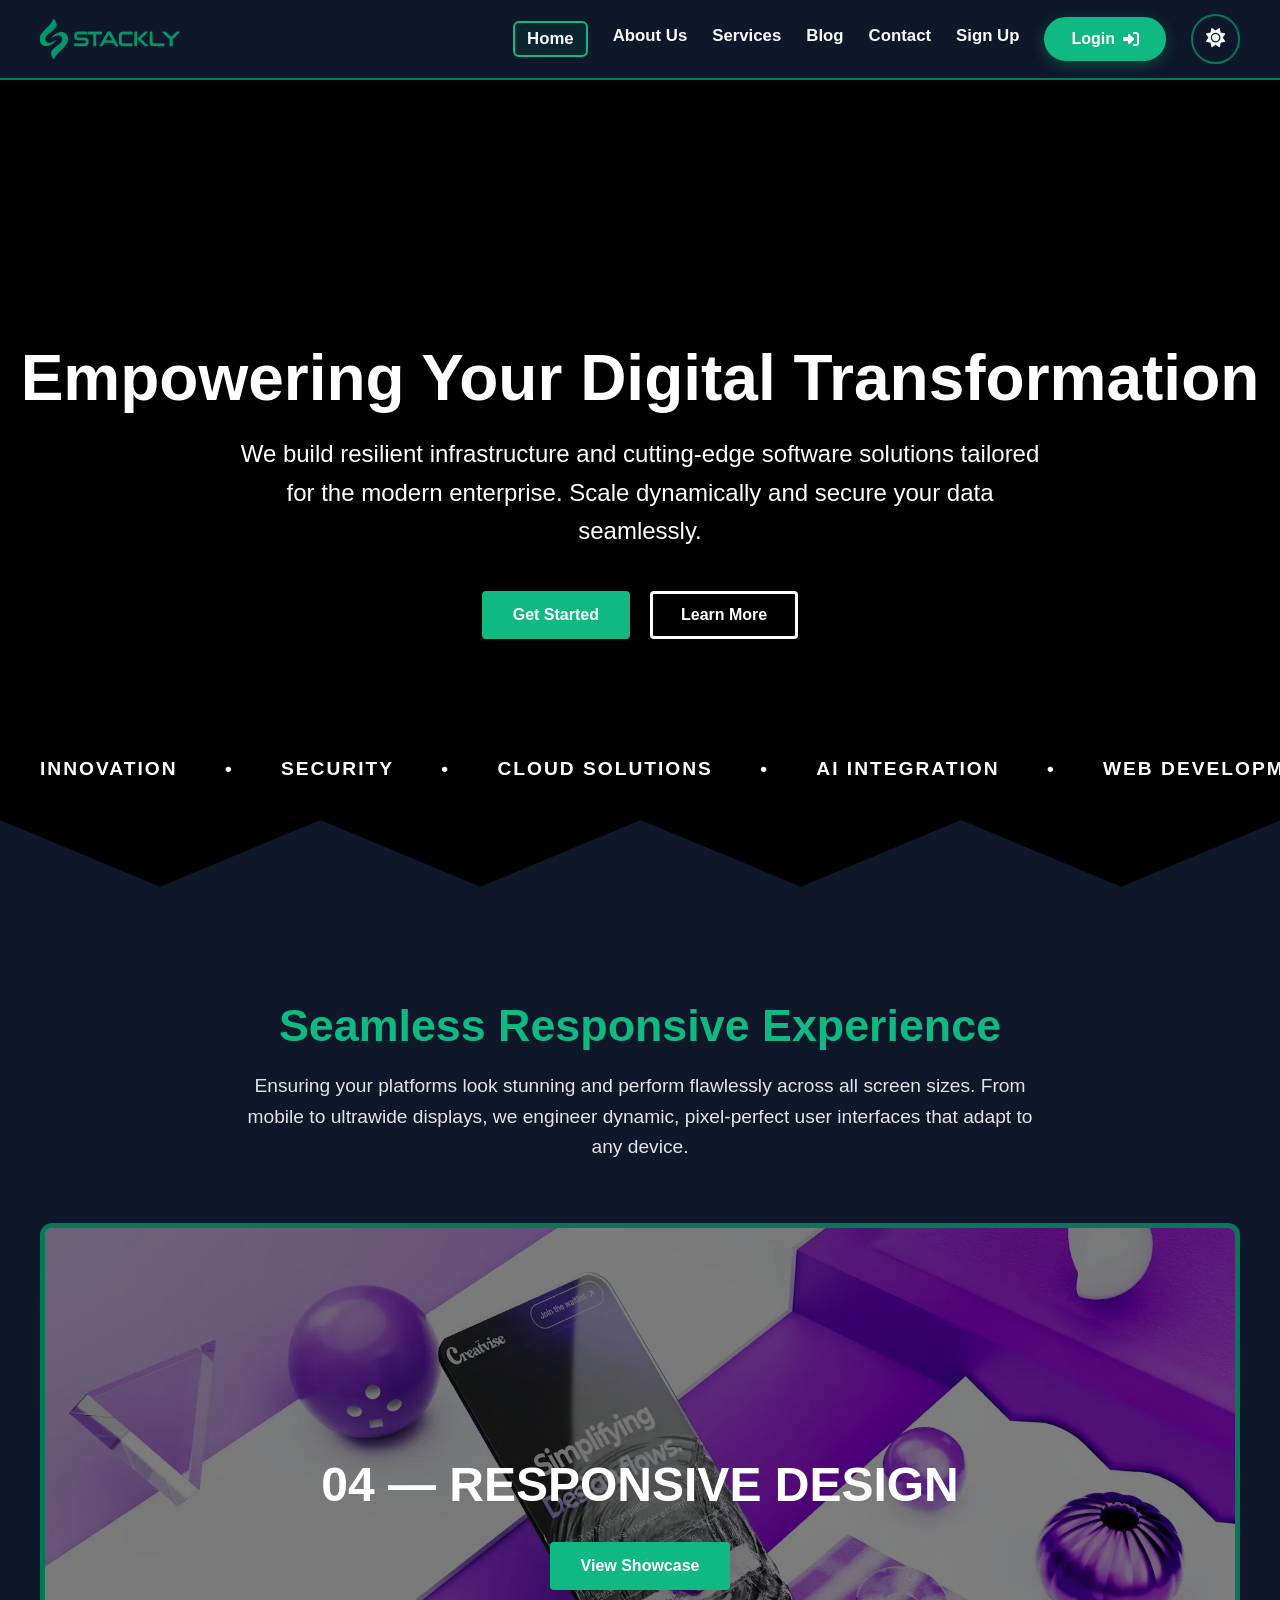
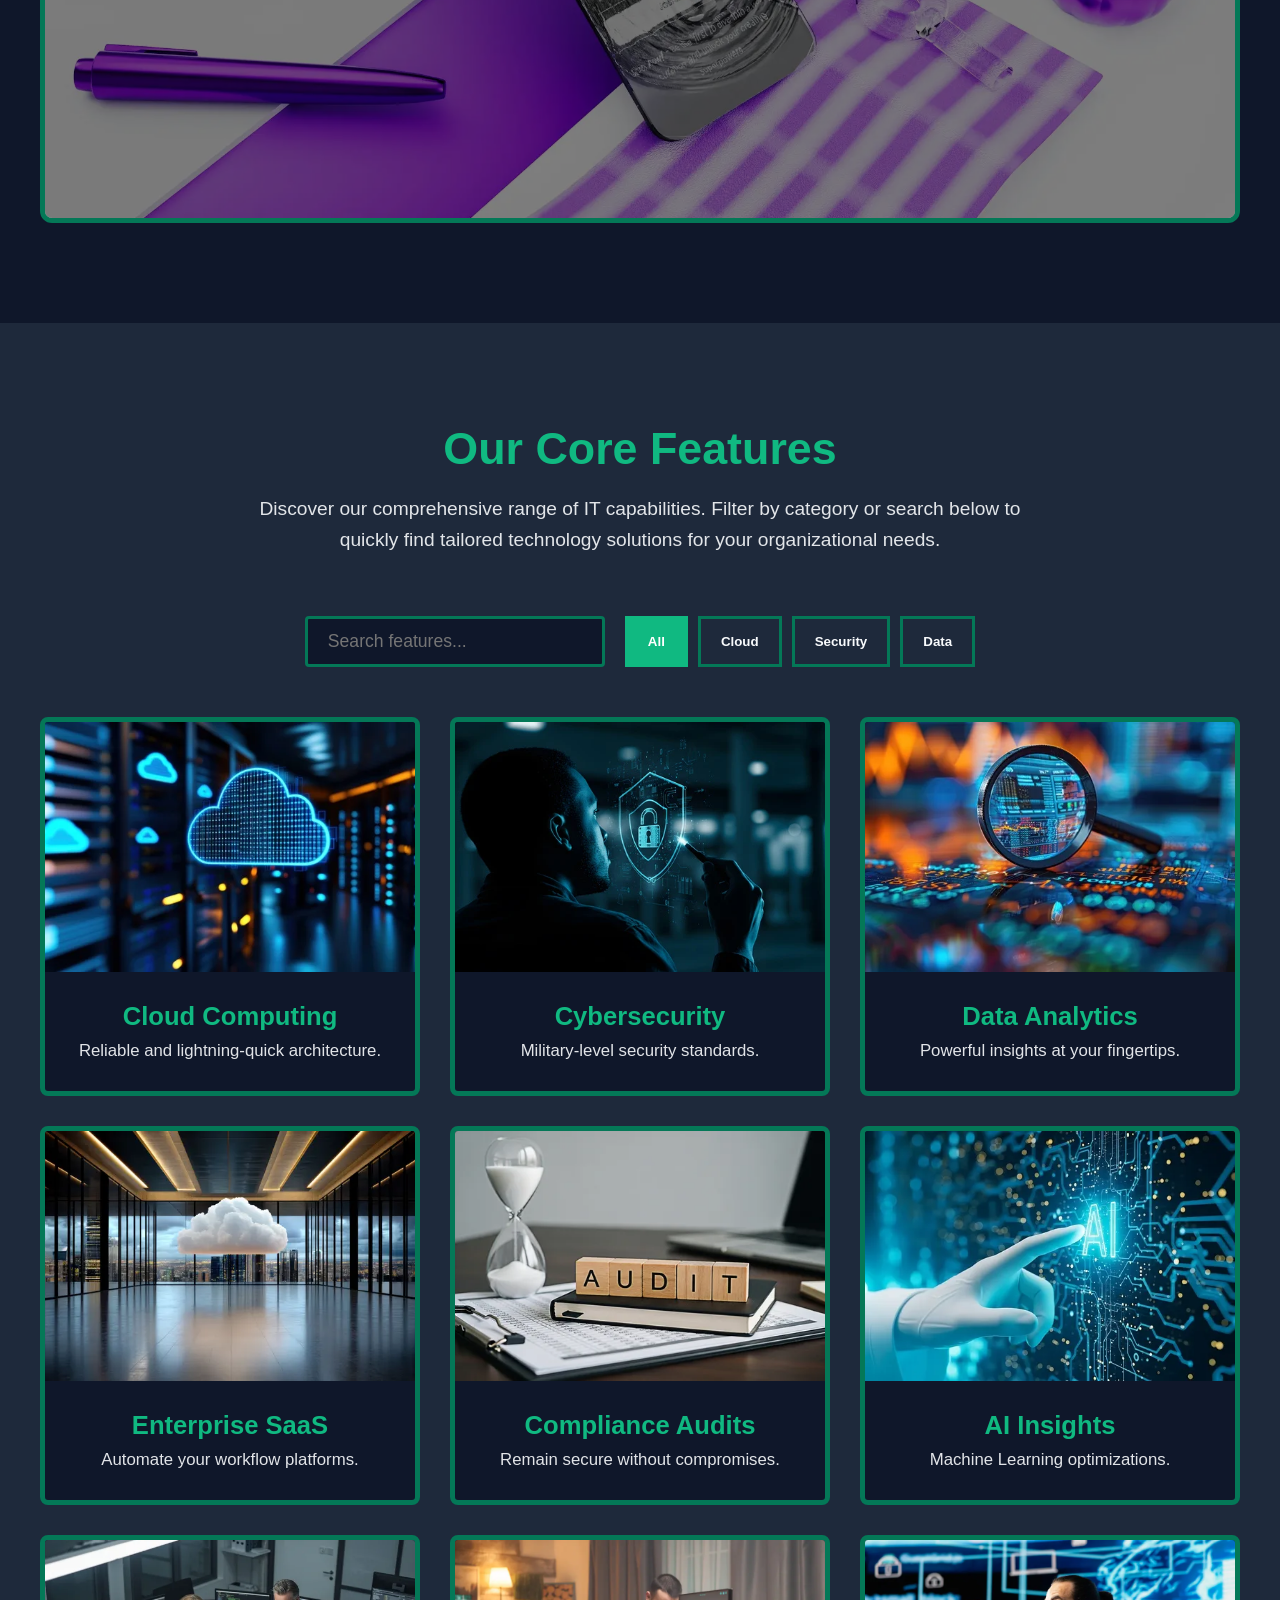
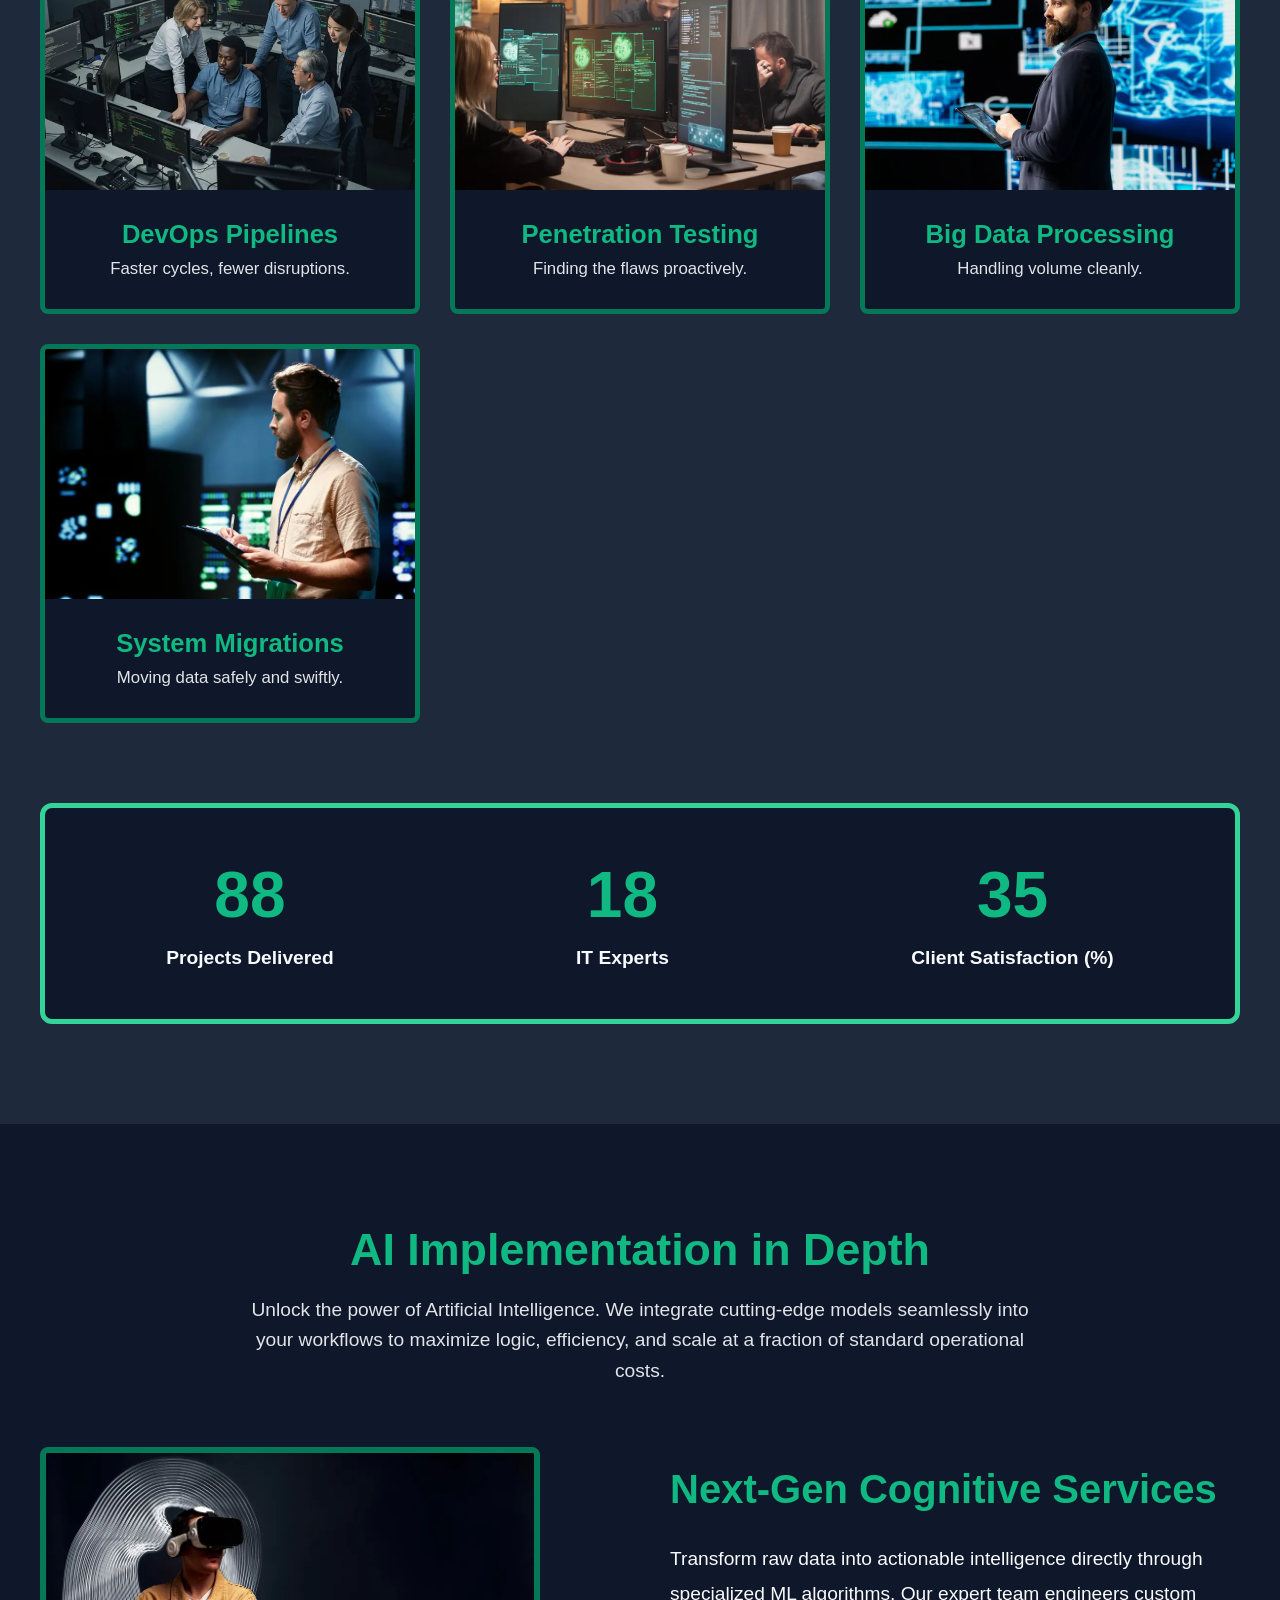
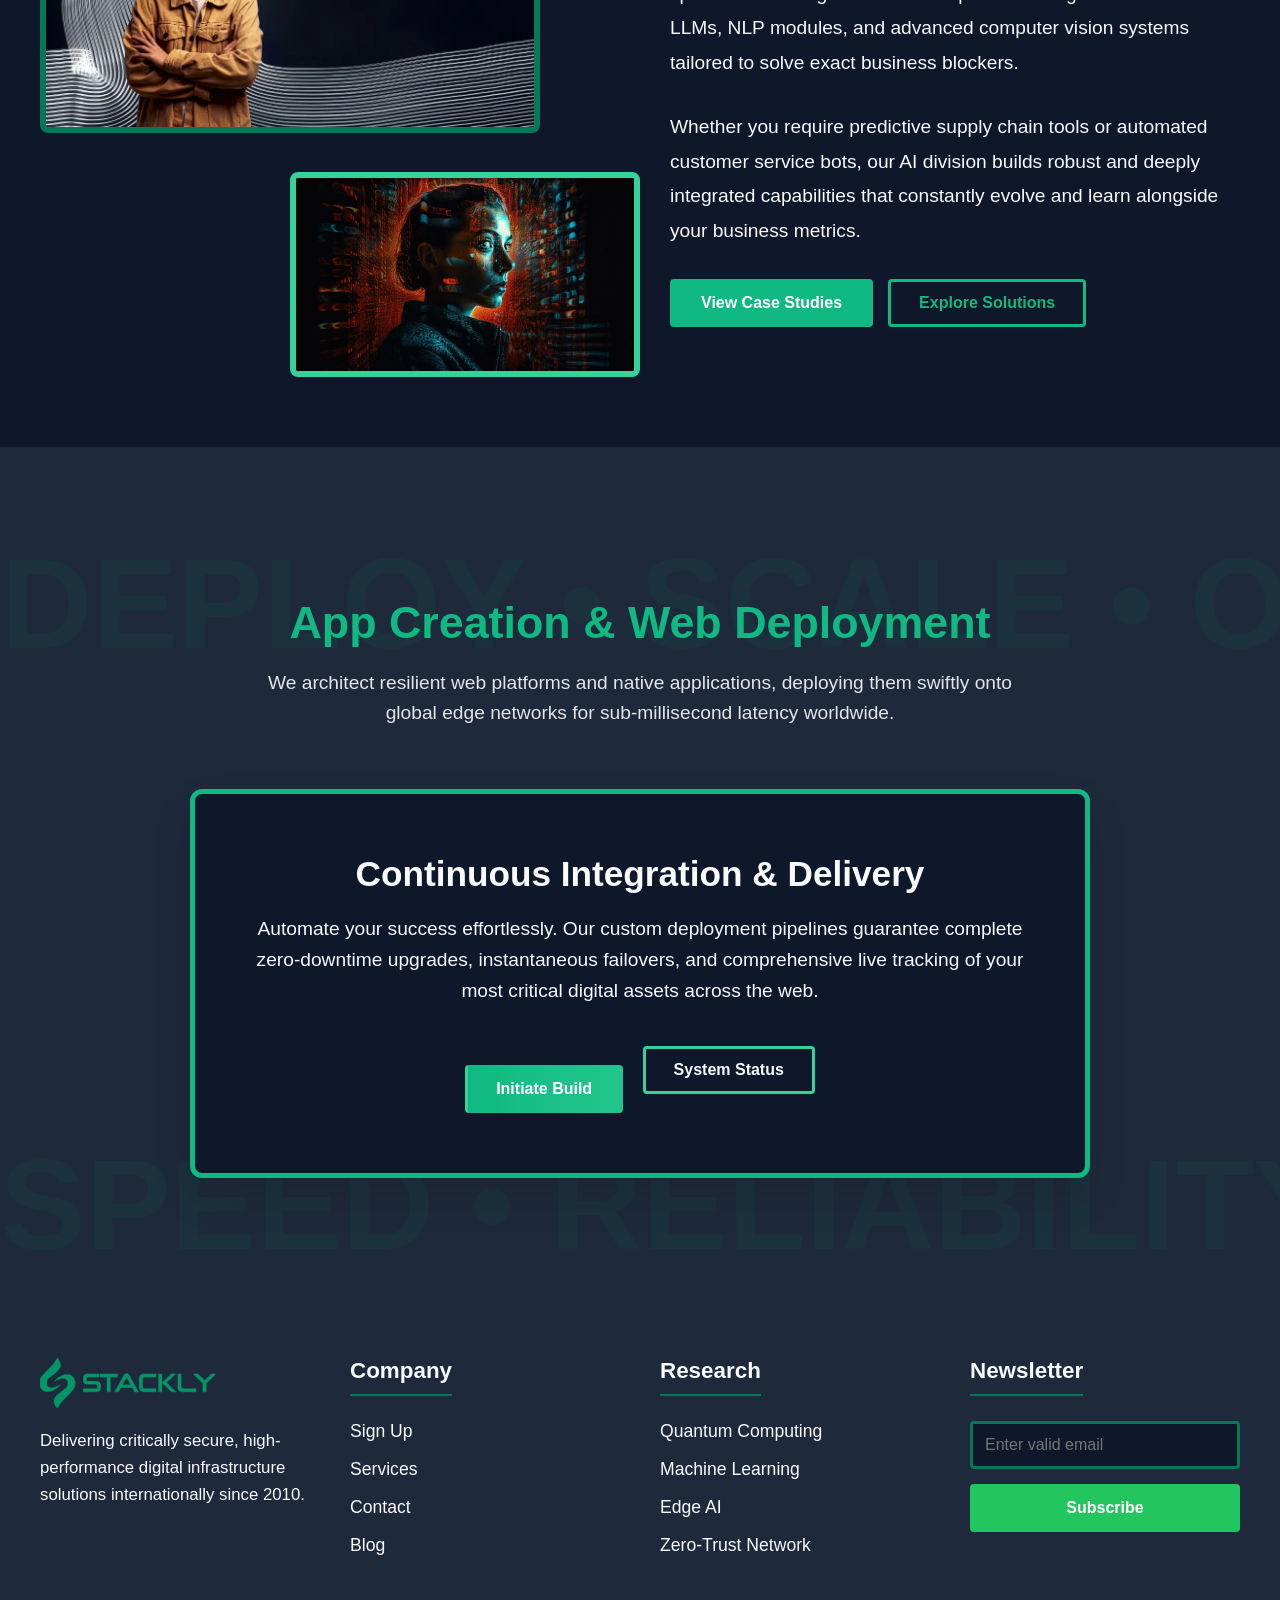
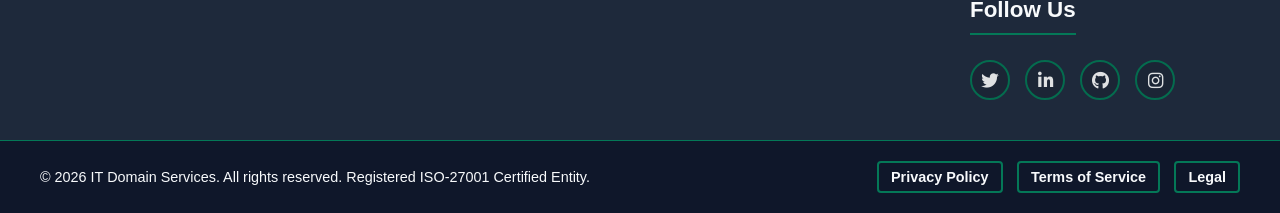
<file: index.html>
<!DOCTYPE html>
<html lang="en" data-theme="dark">
<head>
    <meta charset="UTF-8">
    <meta name="viewport" content="width=device-width, initial-scale=1.0">
    <title>IT Services Domain</title>
    <link rel="stylesheet" href="./css/style.css">
    <link rel="stylesheet" href="https://cdnjs.cloudflare.com/ajax/libs/font-awesome/6.4.0/css/all.min.css">
    <link rel="icon" href="data:image/svg+xml,<svg xmlns=%22http://www.w3.org/2000/svg%22 viewBox=%220 0 100 100%22><text y=%22.9em%22 font-size=%2290%22>💻</text></svg>">
    <script>
        // Load global theme before page renders to prevent flashing
        const savedTheme = localStorage.getItem('theme') || 'dark';
        document.documentElement.setAttribute('data-theme', savedTheme);
    </script>
</head>
<body>

    <!-- Loader -->
    <div id="loader" class="loader">
        <img src="./assets/Home/Header/logo.webp" alt="IT Services Logo" class="site-logo-img loader-logo-img">
    </div>

    <!-- Scroll to Top -->
    <button id="scrollToTopBtn" aria-label="Scroll to top"><i class="fas fa-arrow-up"></i></button>

    <!-- Header -->
    <header class="header" id="header">
        <div class="header-container">
            <a href="index.html" class="logo-link">
                <img src="./assets/Home/Header/logo.webp" alt="IT Services Logo" class="site-logo-img">
            </a>

            <!-- Desktop Nav -->
            <nav class="desktop-nav">
                <a href="index.html" class="nav-link active-nav">Home</a>
                <a href="./pages/about.html" class="nav-link">About Us</a>
                <a href="./pages/services.html" class="nav-link">Services</a>
                <a href="./pages/blog.html" class="nav-link">Blog</a>
                <a href="./pages/contact.html" class="nav-link">Contact</a>
                <a href="./pages/signup.html" class="nav-link">Sign Up</a>
                <a href="./pages/login.html" class="btn-login">Login <i class="fas fa-sign-in-alt"></i></a>
                <button class="theme-switch" aria-label="Toggle theme"><i class="fas fa-sun"></i></button>
            </nav>

            <!-- Hamburger Button -->
            <button class="hamburger-btn" aria-label="Menu"><i class="fas fa-bars"></i></button>
        </div>
    </header>

    <!-- Hamburger Menu Overlay -->
    <div class="hamburger-overlay">
        <div class="hamburger-menu">
            <button class="hamburger-close" aria-label="Close menu"><i class="fas fa-times"></i></button>
            <div class="hamburger-header">
                <h2>Navigation Menu</h2>
                <div class="hamburger-line"></div>
            </div>
            <nav class="mobile-nav">
                <a href="index.html" class="nav-link active-nav">Home</a>
                <a href="./pages/about.html" class="nav-link">About Us</a>
                <a href="./pages/services.html" class="nav-link">Services</a>
                <a href="./pages/blog.html" class="nav-link">Blog</a>
                <a href="./pages/contact.html" class="nav-link">Contact</a>
                <a href="./pages/signup.html" class="nav-link">Sign Up</a>
                <!-- Mobile login matching desktop login -->
                <a href="./pages/login.html" class="btn-login mobile-login">Login <i class="fas fa-sign-in-alt"></i></a>
                <button class="theme-switch mobile-theme-switch" aria-label="Toggle theme"><i class="fas fa-sun"></i></button>
            </nav>
        </div>
    </div>

    <!-- Section 1: Hero -->
    <section class="hero-section" id="hero">
        <div class="video-container">
            <video autoplay muted loop playsinline class="bg-video">
                <source src="./assets/Home/heroBg.mp4" type="video/mp4">
            </video>
            <div class="video-overlay"></div>
        </div>
        <div class="hero-content">
            <h1 class="hero-title">Empowering Your Digital Transformation</h1>
            <p class="hero-subtitle">We build resilient infrastructure and cutting-edge software solutions tailored for the modern enterprise. Scale dynamically and secure your data seamlessly.</p>
            <div class="hero-buttons">
                <a href="./pages/error.html" class="btn btn-primary">Get Started</a>
                <a href="./pages/error.html" class="btn btn-outline">Learn More</a>
            </div>
        </div>
        
        <div class="hero-train">
            <div class="train-track">
                <span>INNOVATION</span> • <span>SECURITY</span> • <span>CLOUD SOLUTIONS</span> • <span>AI INTEGRATION</span> • <span>WEB DEVELOPMENT</span> • <span>DATA ANALYTICS</span> • 
                <span>INNOVATION</span> • <span>SECURITY</span> • <span>CLOUD SOLUTIONS</span> • <span>AI INTEGRATION</span> • <span>WEB DEVELOPMENT</span> • <span>DATA ANALYTICS</span>
            </div>
        </div>

        <div class="custom-shape-divider-bottom">
            <svg data-name="Layer 1" xmlns="http://www.w3.org/2000/svg" viewBox="0 0 1200 120" preserveAspectRatio="none">
                <path d="M0,0 L150,100 L300,0 L450,100 L600,0 L750,100 L900,0 L1050,100 L1200,0 L1200,120 L0,120 Z" class="shape-fill"></path>
            </svg>
        </div>
    </section>

    <!-- Section 2: Responsive Design -->
    <section class="section responsive-section fade-element">
        <div class="container section-container">
            <div class="section-header">
                <h1>Seamless Responsive Experience</h1>
                <p>Ensuring your platforms look stunning and perform flawlessly across all screen sizes. From mobile to ultrawide displays, we engineer dynamic, pixel-perfect user interfaces that adapt to any device.</p>
            </div>
            <div class="responsive-bg-layer">
                <div class="responsive-image-box">
                    <div class="overlay-text">
                        <h2>04 — RESPONSIVE DESIGN</h2>
                        <a href="./pages/error.html" class="btn btn-primary">View Showcase</a>
                    </div>
                </div>
            </div>
        </div>
    </section>

    <!-- Section 3: Features -->
    <section class="section features-section fade-element">
        <div class="container section-container">
            <div class="section-header">
                <h1>Our Core Features</h1>
                <p>Discover our comprehensive range of IT capabilities. Filter by category or search below to quickly find tailored technology solutions for your organizational needs.</p>
            </div>
            
            <div class="features-controls">
                <input type="text" id="featureSearch" placeholder="Search features..." class="search-input">
                <div class="filter-buttons">
                    <button class="filter-btn active" data-filter="all">All</button>
                    <button class="filter-btn" data-filter="cloud">Cloud</button>
                    <button class="filter-btn" data-filter="security">Security</button>
                    <button class="filter-btn" data-filter="data">Data</button>
                </div>
            </div>

            <div class="features-grid" id="featuresGrid">
                <!-- Feature 1 -->
                <div class="feature-box" data-category="cloud">
                    <div class="feature-img-wrapper">
                        <img src="./assets/Home/Grid/1.webp" alt="Cloud" class="feature-img">
                        <div class="feature-hover-content">
                            <p>Unlock seamless cloud migrations, highly scalable infrastructure, and hybrid deployments.</p>
                            <a href="./pages/error.html" class="btn btn-primary">Discover More</a>
                        </div>
                    </div>
                    <div class="feature-info">
                        <h3>Cloud Computing</h3>
                        <p>Reliable and lightning-quick architecture.</p>
                    </div>
                </div>
                <!-- Feature 2 -->
                <div class="feature-box" data-category="security">
                    <div class="feature-img-wrapper">
                        <img src="./assets/Home/Grid/2.webp" alt="Security" class="feature-img">
                        <div class="feature-hover-content">
                            <p>Implement robust cybersecurity protocols to protect your sensitive data natively.</p>
                            <a href="./pages/error.html" class="btn btn-primary">Discover More</a>
                        </div>
                    </div>
                    <div class="feature-info">
                        <h3>Cybersecurity</h3>
                        <p>Military-level security standards.</p>
                    </div>
                </div>
                <!-- Feature 3 -->
                <div class="feature-box" data-category="data">
                    <div class="feature-img-wrapper">
                        <img src="./assets/Home/Grid/3.webp" alt="Data" class="feature-img">
                        <div class="feature-hover-content">
                            <p>Advanced BI and analytics for comprehensive data-driven decision making.</p>
                            <a href="./pages/error.html" class="btn btn-primary">Discover More</a>
                        </div>
                    </div>
                    <div class="feature-info">
                        <h3>Data Analytics</h3>
                        <p>Powerful insights at your fingertips.</p>
                    </div>
                </div>
                <!-- Feature 4 -->
                <div class="feature-box" data-category="cloud">
                    <div class="feature-img-wrapper">
                        <img src="./assets/Home/Grid/4.webp" alt="SaaS" class="feature-img">
                        <div class="feature-hover-content">
                            <p>Custom Software as a Service development engineered for modern global use cases.</p>
                            <a href="./pages/error.html" class="btn btn-primary">Discover More</a>
                        </div>
                    </div>
                    <div class="feature-info">
                        <h3>Enterprise SaaS</h3>
                        <p>Automate your workflow platforms.</p>
                    </div>
                </div>
                <!-- Feature 5 -->
                <div class="feature-box" data-category="security">
                    <div class="feature-img-wrapper">
                        <img src="./assets/Home/Grid/5.webp" alt="Compliance" class="feature-img">
                        <div class="feature-hover-content">
                            <p>Ensure strict compliance with global data standards, GDPR, HIPAA, and ISO regulations.</p>
                            <a href="./pages/error.html" class="btn btn-primary">Discover More</a>
                        </div>
                    </div>
                    <div class="feature-info">
                        <h3>Compliance Audits</h3>
                        <p>Remain secure without compromises.</p>
                    </div>
                </div>
                <!-- Feature 6 -->
                <div class="feature-box" data-category="data">
                    <div class="feature-img-wrapper">
                        <img src="./assets/Home/Grid/6.webp" alt="AI Insights" class="feature-img">
                        <div class="feature-hover-content">
                            <p>Utilize predictive analytics using machine learning to forecast trends.</p>
                            <a href="./pages/error.html" class="btn btn-primary">Discover More</a>
                        </div>
                    </div>
                    <div class="feature-info">
                        <h3>AI Insights</h3>
                        <p>Machine Learning optimizations.</p>
                    </div>
                </div>
                <!-- Feature 7 -->
                <div class="feature-box" data-category="cloud">
                    <div class="feature-img-wrapper">
                        <img src="./assets/Home/Grid/7.webp" alt="DevOps" class="feature-img">
                        <div class="feature-hover-content">
                            <p>Streamlined CI/CD build operations and fully automated deployment strategies.</p>
                            <a href="./pages/error.html" class="btn btn-primary">Discover More</a>
                        </div>
                    </div>
                    <div class="feature-info">
                        <h3>DevOps Pipelines</h3>
                        <p>Faster cycles, fewer disruptions.</p>
                    </div>
                </div>
                <!-- Feature 8 -->
                <div class="feature-box" data-category="security">
                    <div class="feature-img-wrapper">
                        <img src="./assets/Home/Grid/8.webp" alt="Pentesting" class="feature-img">
                        <div class="feature-hover-content">
                            <p>We actively identify vulnerabilities inside your infrastructure before attackers do.</p>
                            <a href="./pages/error.html" class="btn btn-primary">Discover More</a>
                        </div>
                    </div>
                    <div class="feature-info">
                        <h3>Penetration Testing</h3>
                        <p>Finding the flaws proactively.</p>
                    </div>
                </div>
                <!-- Feature 9 -->
                <div class="feature-box" data-category="data">
                    <div class="feature-img-wrapper">
                        <img src="./assets/Home/Grid/9.webp" alt="Big Data" class="feature-img">
                        <div class="feature-hover-content">
                            <p>Managing and processing massive enterprise data sets effectively without bottlenecks.</p>
                            <a href="./pages/error.html" class="btn btn-primary">Discover More</a>
                        </div>
                    </div>
                    <div class="feature-info">
                        <h3>Big Data Processing</h3>
                        <p>Handling volume cleanly.</p>
                    </div>
                </div>
                <!-- Feature 10 -->
                <div class="feature-box" data-category="cloud">
                    <div class="feature-img-wrapper">
                        <img src="./assets/Home/Grid/10.webp" alt="Migration" class="feature-img">
                        <div class="feature-hover-content">
                            <p>Zero-downtime database and system migrations across legacy infrastructures.</p>
                            <a href="./pages/error.html" class="btn btn-primary">Discover More</a>
                        </div>
                    </div>
                    <div class="feature-info">
                        <h3>System Migrations</h3>
                        <p>Moving data safely and swiftly.</p>
                    </div>
                </div>
            </div>
            
            <p id="no-matches-msg" style="display: none; text-align: center; color: var(--primary); font-size: 1.2rem; width: 100%; margin-top: 20px;">No matches found.</p>

            <div class="stats-wrapper">
                <div class="stat-item">
                    <h2 class="counter" data-target="250">0</h2>
                    <p>Projects Delivered</p>
                </div>
                <div class="stat-item">
                    <h2 class="counter" data-target="50">0</h2>
                    <p>IT Experts</p>
                </div>
                <div class="stat-item">
                    <h2 class="counter" data-target="99">0</h2>
                    <p>Client Satisfaction (%)</p>
                </div>
            </div>
        </div>
    </section>

    <!-- Section 4: AI Implementation -->
    <section class="section ai-section fade-element">
        <div class="container section-container">
            <div class="section-header">
                <h1>AI Implementation in Depth</h1>
                <p>Unlock the power of Artificial Intelligence. We integrate cutting-edge models seamlessly into your workflows to maximize logic, efficiency, and scale at a fraction of standard operational costs.</p>
            </div>
            
            <div class="ai-content-wrap">
                <div class="ai-image-block">
                    <img src="./assets/Home/side1.webp" alt="AI Abstract 1" class="ai-img main-img">
                    <img src="./assets/Home/side2.webp" alt="AI Abstract 2" class="ai-img overlap-img">
                </div>
                <div class="ai-text-block">
                    <h2>Next-Gen Cognitive Services</h2>
                    <p>Transform raw data into actionable intelligence directly through specialized ML algorithms. Our expert team engineers custom LLMs, NLP modules, and advanced computer vision systems tailored to solve exact business blockers.</p>
                    <p>Whether you require predictive supply chain tools or automated customer service bots, our AI division builds robust and deeply integrated capabilities that constantly evolve and learn alongside your business metrics.</p>
                    <div class="btn-group-ai">
                        <a href="./pages/error.html" class="btn btn-primary">View Case Studies</a>
                        <a href="./pages/error.html" class="btn btn-outline">Explore Solutions</a>
                    </div>
                </div>
            </div>
        </div>
    </section>

    <!-- Section 5: App & Website Deployment -->
    <section class="section deployment-section fade-element">
        <div class="running-text-bg front">
            <span>DEPLOY • SCALE • OPTIMIZE • DEPLOY • SCALE • OPTIMIZE •</span>
        </div>
        <div class="container section-container deployment-content">
            <div class="section-header">
                <h1>App Creation & Web Deployment</h1>
                <p>We architect resilient web platforms and native applications, deploying them swiftly onto global edge networks for sub-millisecond latency worldwide.</p>
            </div>
            
            <div class="deployment-box">
                <h2>Continuous Integration & Delivery</h2>
                <p>Automate your success effortlessly. Our custom deployment pipelines guarantee complete zero-downtime upgrades, instantaneous failovers, and comprehensive live tracking of your most critical digital assets across the web.</p>
                <div class="btn-group">
                    <a href="./pages/error.html" class="btn btn-animated">Initiate Build</a>
                    <a href="./pages/error.html" class="btn btn-animated-alt">System Status</a>
                </div>
            </div>
        </div>
        <div class="running-text-bg back">
            <span>SPEED • RELIABILITY • PERFORMANCE • SPEED • RELIABILITY • PERFORMANCE •</span>
        </div>
    </section>

    <!-- Footer -->
    <footer class="footer fade-element">
        <div class="container footer-container">
            <div class="footer-col col-1">
                <img src="./assets/Home/Header/logo.webp" alt="IT Services Logo" class="site-logo-img footer-logo-img">
                <p>Delivering critically secure, high-performance digital infrastructure solutions internationally since 2010.</p>
            </div>
            
            <div class="footer-col col-2">
                <h3>Company</h3>
                <ul>
                    <li><a href="./pages/signup.html">Sign Up</a></li>
                    <li><a href="./pages/services.html">Services</a></li>
                    <li><a href="./pages/contact.html">Contact</a></li>
                    <li><a href="./pages/blog.html">Blog</a></li>
                </ul>
            </div>
            
            <div class="footer-col col-3">
                <h3>Research</h3>
                <ul>
                    <li><a href="./pages/error.html">Quantum Computing</a></li>
                    <li><a href="./pages/error.html">Machine Learning</a></li>
                    <li><a href="./pages/error.html">Edge AI</a></li>
                    <li><a href="./pages/error.html">Zero-Trust Network</a></li>
                </ul>
            </div>
            
            <div class="footer-col col-4">
                <h3>Newsletter</h3>
                <form id="newsletter-form" class="newsletter-form">
                    <input type="email" id="emailInput" placeholder="Enter valid email" required>
                    <button type="submit" class="btn btn-subscribe">Subscribe</button>
                    <p class="error-msg" id="form-error"></p>
                </form>
                <div class="social-block">
                    <h3>Follow Us</h3>
                    <div class="social-links">
                        <a href="./pages/error.html"><i class="fab fa-twitter"></i></a>
                        <a href="./pages/error.html"><i class="fab fa-linkedin-in"></i></a>
                        <a href="./pages/error.html"><i class="fab fa-github"></i></a>
                        <a href="./pages/error.html"><i class="fab fa-instagram"></i></a>
                    </div>
                </div>
            </div>
        </div>
    </footer>

    <!-- Mini Footer -->
    <div class="mini-footer">
        <div class="container mini-footer-container">
            <div class="copyrights">
                <p>&copy; 2026 IT Domain Services. All rights reserved. Registered ISO-27001 Certified Entity.</p>
            </div>
            <div class="mini-footer-links">
                <a href="./pages/error.html" class="btn btn-sm">Privacy Policy</a>
                <a href="./pages/error.html" class="btn btn-sm">Terms of Service</a>
                <a href="./pages/error.html" class="btn btn-sm">Legal</a>
            </div>
        </div>
    </div>

    <script>
        document.addEventListener('DOMContentLoaded', () => {
            // Loader Logic
            const loader = document.getElementById('loader');
            if (loader) {
                setTimeout(() => { loader.classList.add('hidden'); }, 300);
            }
            
            window.addEventListener('pageshow', (event) => {
                if (event.persisted && loader) {
                    loader.classList.add('hidden');
                }
                const t = localStorage.getItem('theme');
                const htmlElem = document.documentElement;
                if (t && htmlElem) {
                    htmlElem.setAttribute('data-theme', t);
                    if (typeof updateIcons === 'function') updateIcons(t);
                }
            });

            window.addEventListener('storage', (e) => {
                if (e.key === 'theme') {
                    const htmlElem = document.documentElement;
                    if (htmlElem) {
                        htmlElem.setAttribute('data-theme', e.newValue);
                        if (typeof updateIcons === 'function') updateIcons(e.newValue);
                    }
                }
            });

            window.addEventListener('beforeunload', () => { 
                if (loader) loader.classList.remove('hidden'); 
            });
            // Show loader instantly on standard redirect links
            document.querySelectorAll('a[href]:not([target="_blank"])').forEach(link => {
                link.addEventListener('click', (e) => {
                    const href = link.getAttribute('href');
                    if (href && !href.startsWith('#') && !href.startsWith('javascript:')) {
                        if (loader) loader.classList.remove('hidden');
                    }
                });
            });

            // Theme Toggle
            const themeSwitches = document.querySelectorAll('.theme-switch');
            const htmlEl = document.documentElement;

            // Sync loaded theme with toggle buttons
            updateIcons(htmlEl.getAttribute('data-theme'));

            function toggleTheme() {
                if(htmlEl.getAttribute('data-theme') === 'light') {
                    htmlEl.setAttribute('data-theme', 'dark');
                    localStorage.setItem('theme', 'dark');
                    updateIcons('dark');
                } else {
                    htmlEl.setAttribute('data-theme', 'light');
                    localStorage.setItem('theme', 'light');
                    updateIcons('light');
                }
            }

            function updateIcons(theme) {
                themeSwitches.forEach(btn => {
                    btn.innerHTML = theme === 'dark' ? '<i class="fas fa-sun"></i>' : '<i class="fas fa-moon"></i>';
                });
            }
            themeSwitches.forEach(btn => btn.addEventListener('click', toggleTheme));

            // Hamburger Menu Logic
            const hamburgerBtn = document.querySelector('.hamburger-btn');
            const hamburgerOverlay = document.querySelector('.hamburger-overlay');
            const hamburgerClose = document.querySelector('.hamburger-close');

            hamburgerBtn.addEventListener('click', () => hamburgerOverlay.classList.add('active'));
            hamburgerClose.addEventListener('click', () => hamburgerOverlay.classList.remove('active'));
            hamburgerOverlay.addEventListener('click', (e) => {
                if(e.target === hamburgerOverlay) hamburgerOverlay.classList.remove('active');
            });

            // Scroll To Top
            const scrollBtn = document.getElementById('scrollToTopBtn');
            window.addEventListener('scroll', () => {
                if(window.scrollY > 300) scrollBtn.classList.add('visible');
                else scrollBtn.classList.remove('visible');
            });
            scrollBtn.addEventListener('click', () => window.scrollTo({ top: 0, behavior: 'smooth' }));

            // Fade Animations Intersection Observer
            const fadeElements = document.querySelectorAll('.fade-element');
            const fadeObserver = new IntersectionObserver((entries, observer) => {
                entries.forEach(entry => {
                    if(entry.isIntersecting) {
                        entry.target.classList.add('visible');
                        observer.unobserve(entry.target);
                    }
                });
            }, { rootMargin: '0px 0px -100px 0px' });
            fadeElements.forEach(el => fadeObserver.observe(el));

            // Number Count Up Observer
            const counters = document.querySelectorAll('.counter');
            const counterObserver = new IntersectionObserver((entries, observer) => {
                entries.forEach(entry => {
                    if(entry.isIntersecting) {
                        const targetEl = entry.target;
                        const target = +targetEl.getAttribute('data-target');
                        const increment = target / (2000 / 16); 
                        let current = 0;
                        const updateCounter = () => {
                            current += increment;
                            if(current < target) {
                                targetEl.innerText = Math.ceil(current);
                                requestAnimationFrame(updateCounter);
                            } else {
                                targetEl.innerText = target;
                            }
                        };
                        updateCounter();
                        observer.unobserve(targetEl);
                    }
                });
            }, { rootMargin: '0px 0px -50px 0px' });
            counters.forEach(counter => counterObserver.observe(counter));

            // Features Section Filtering & Searching
            const filterBtns = document.querySelectorAll('.filter-btn');
            const featureBoxes = document.querySelectorAll('.feature-box');
            const searchInput = document.getElementById('featureSearch');

            function filterFeatures() {
                const searchTerm = searchInput.value.toLowerCase();
                const activeCategory = document.querySelector('.filter-btn.active').getAttribute('data-filter');
                let foundMatches = false;

                featureBoxes.forEach(box => {
                    const title = box.querySelector('h3').innerText.toLowerCase();
                    const desc = box.querySelector('.feature-hover-content p').innerText.toLowerCase();
                    const category = box.getAttribute('data-category');
                    const matchesSearch = title.includes(searchTerm) || desc.includes(searchTerm);
                    const matchesCategory = activeCategory === 'all' || category === activeCategory;
                    
                    if (matchesSearch && matchesCategory) {
                        box.style.display = 'block';
                        foundMatches = true;
                    } else {
                        box.style.display = 'none';
                    }
                });

                const noMatchesMsg = document.getElementById('no-matches-msg');
                if (noMatchesMsg) {
                    noMatchesMsg.style.display = foundMatches ? 'none' : 'block';
                }
            }

            filterBtns.forEach(btn => {
                btn.addEventListener('click', () => {
                    filterBtns.forEach(b => b.classList.remove('active'));
                    btn.classList.add('active');
                    filterFeatures();
                });
            });
            searchInput.addEventListener('keyup', filterFeatures);

            // Form Validation Logic
            const newsletterForm = document.getElementById('newsletter-form');
            const emailInput = document.getElementById('emailInput');
            const formError = document.getElementById('form-error');

            newsletterForm.addEventListener('submit', (e) => {
                e.preventDefault();
                const email = emailInput.value.trim();
                const emailRegex = /^[^\s@]+@[^\s@]+\.[^\s@]+$/;
                if(!emailRegex.test(email)) {
                    formError.innerText = "Please enter a valid email address.";
                    emailInput.style.borderColor = "red";
                } else {
                    formError.innerText = "";
                    emailInput.style.borderColor = "var(--border-color)";
                    window.location.href = "./pages/error.html";
                }
            });
        });
    </script>
</body>
</html>
</file>
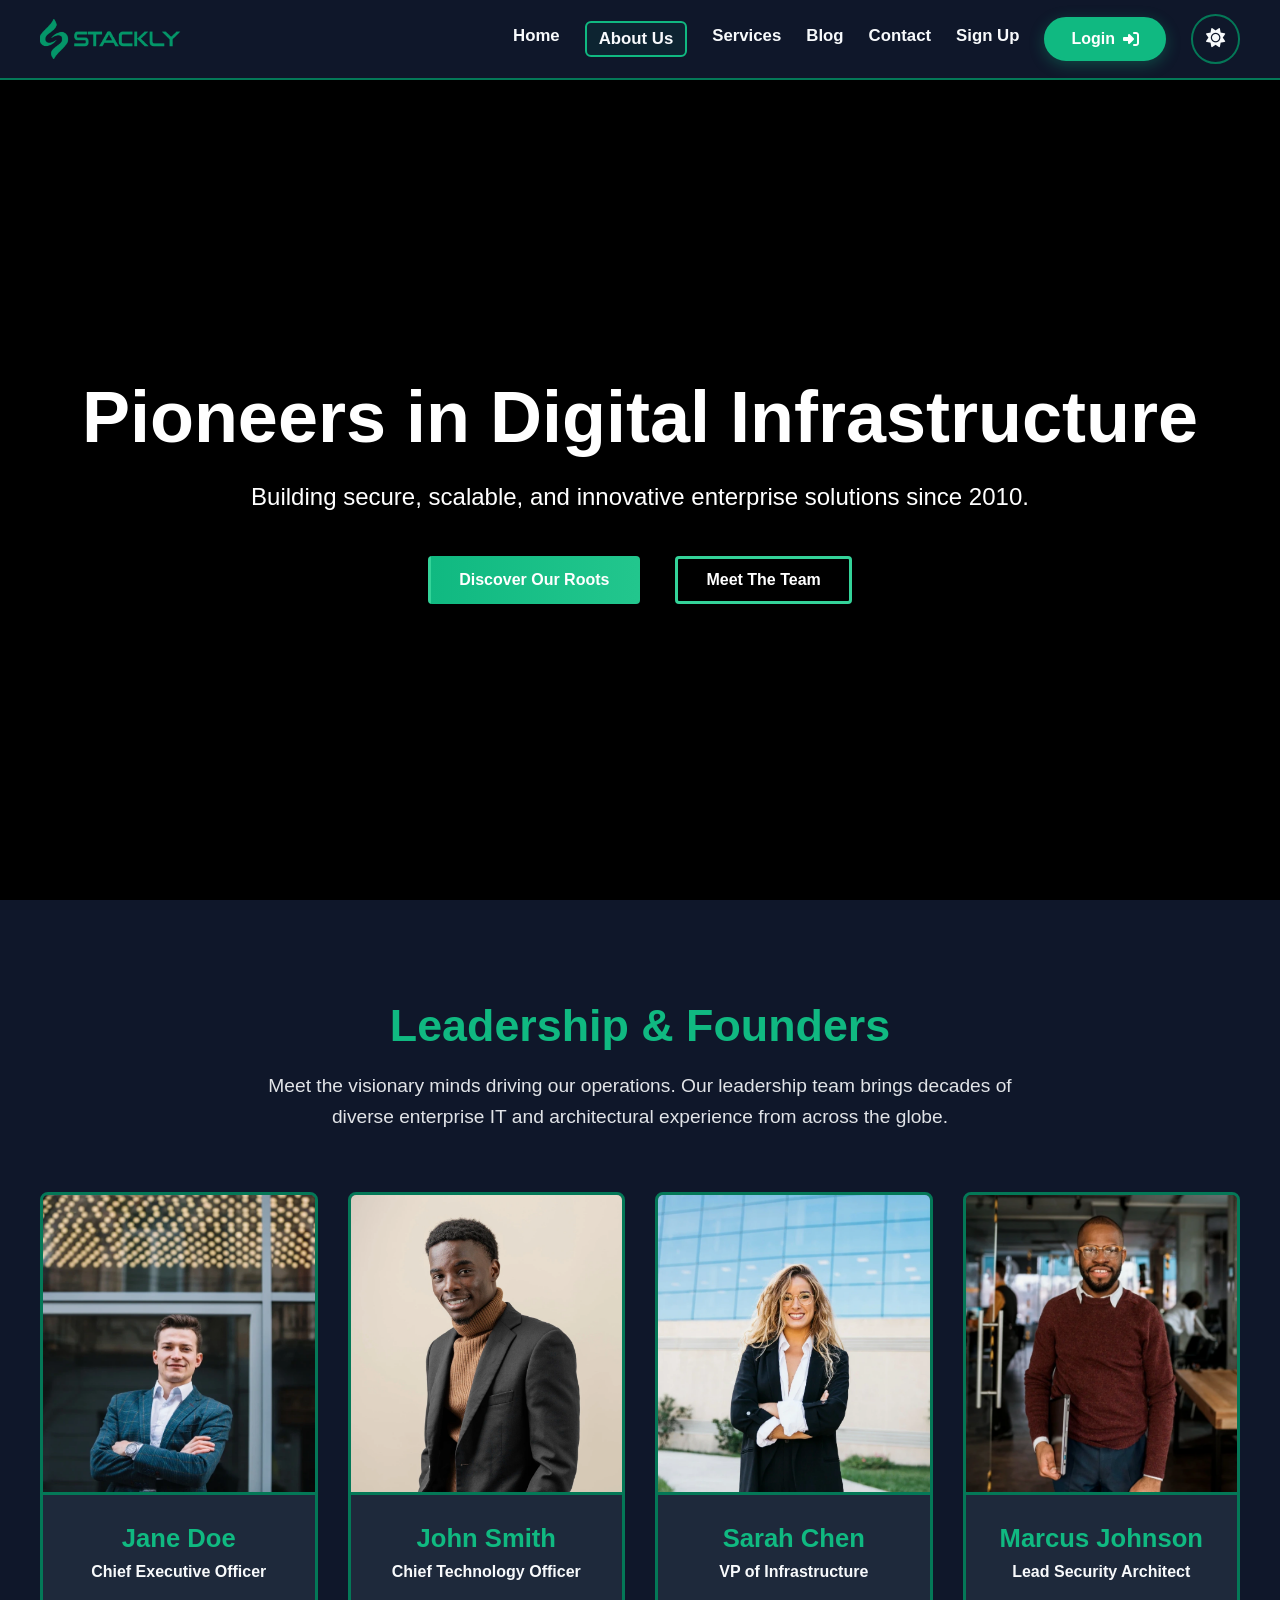
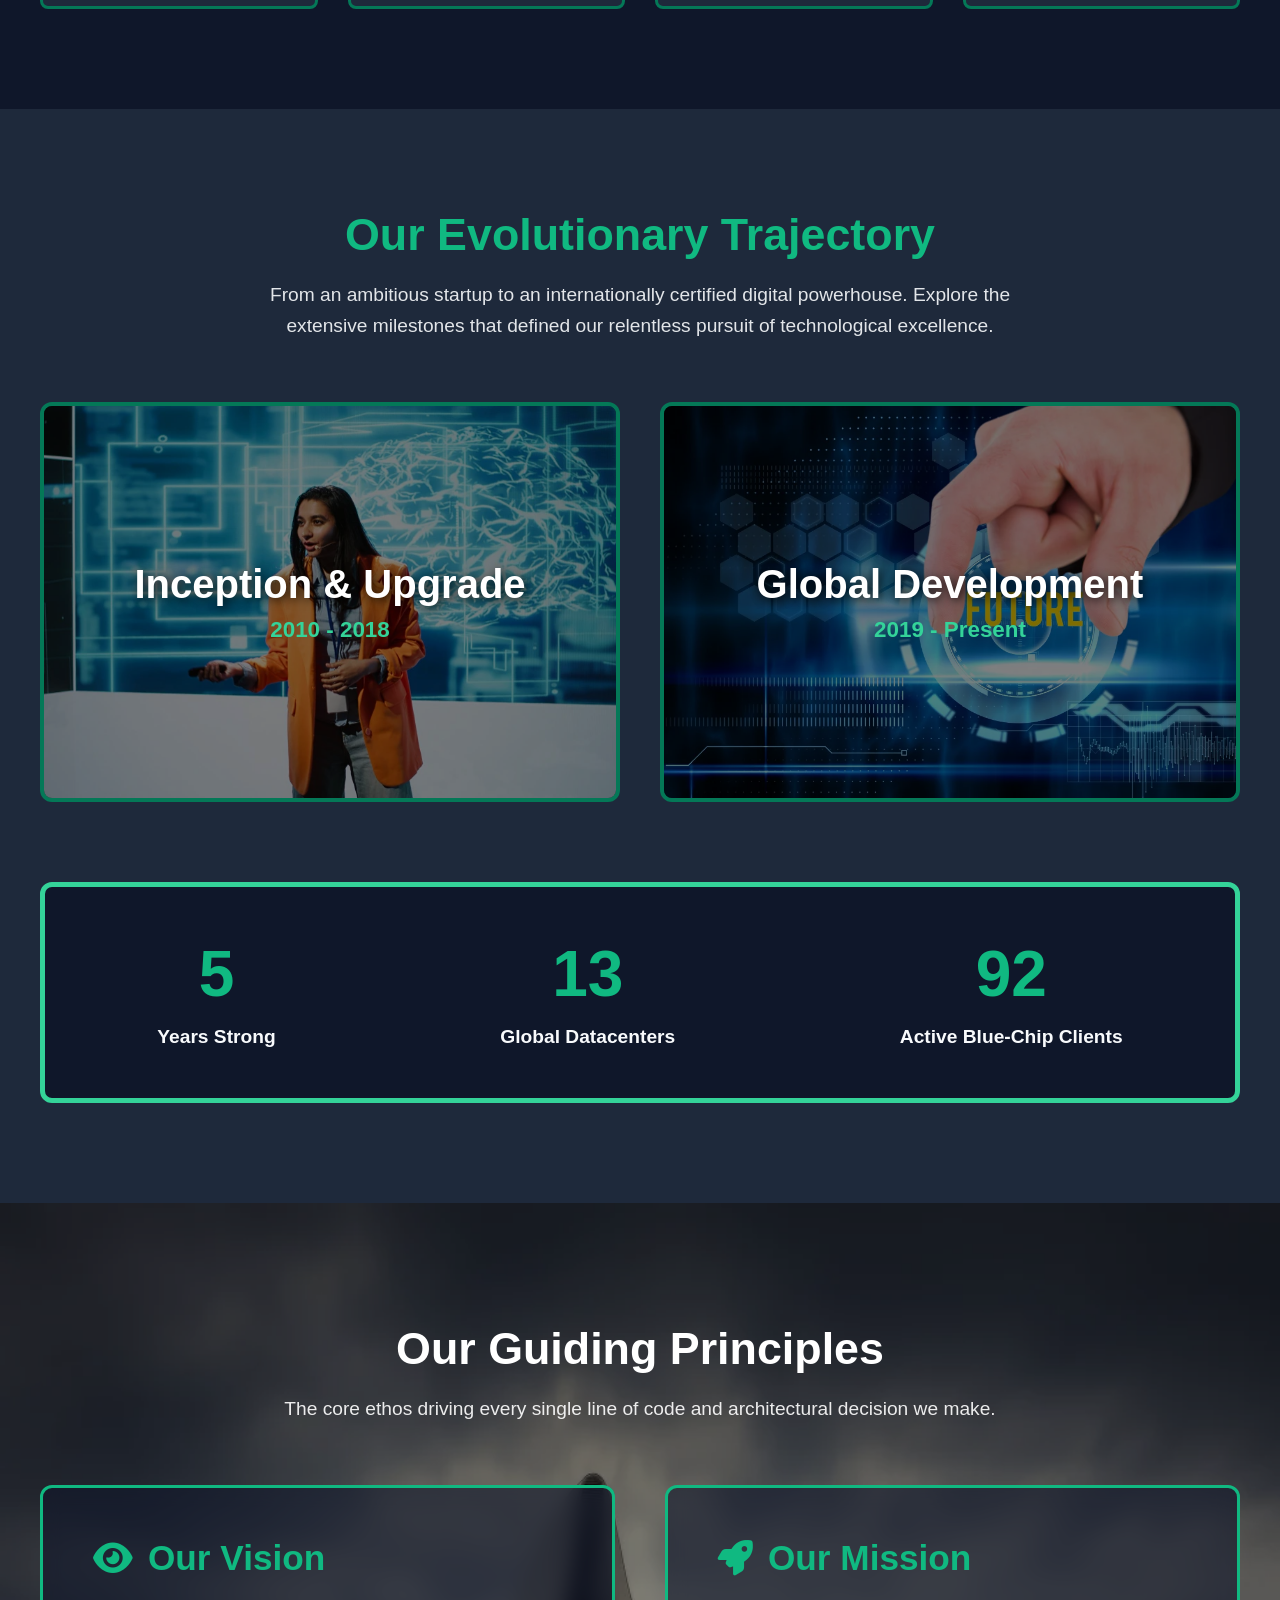
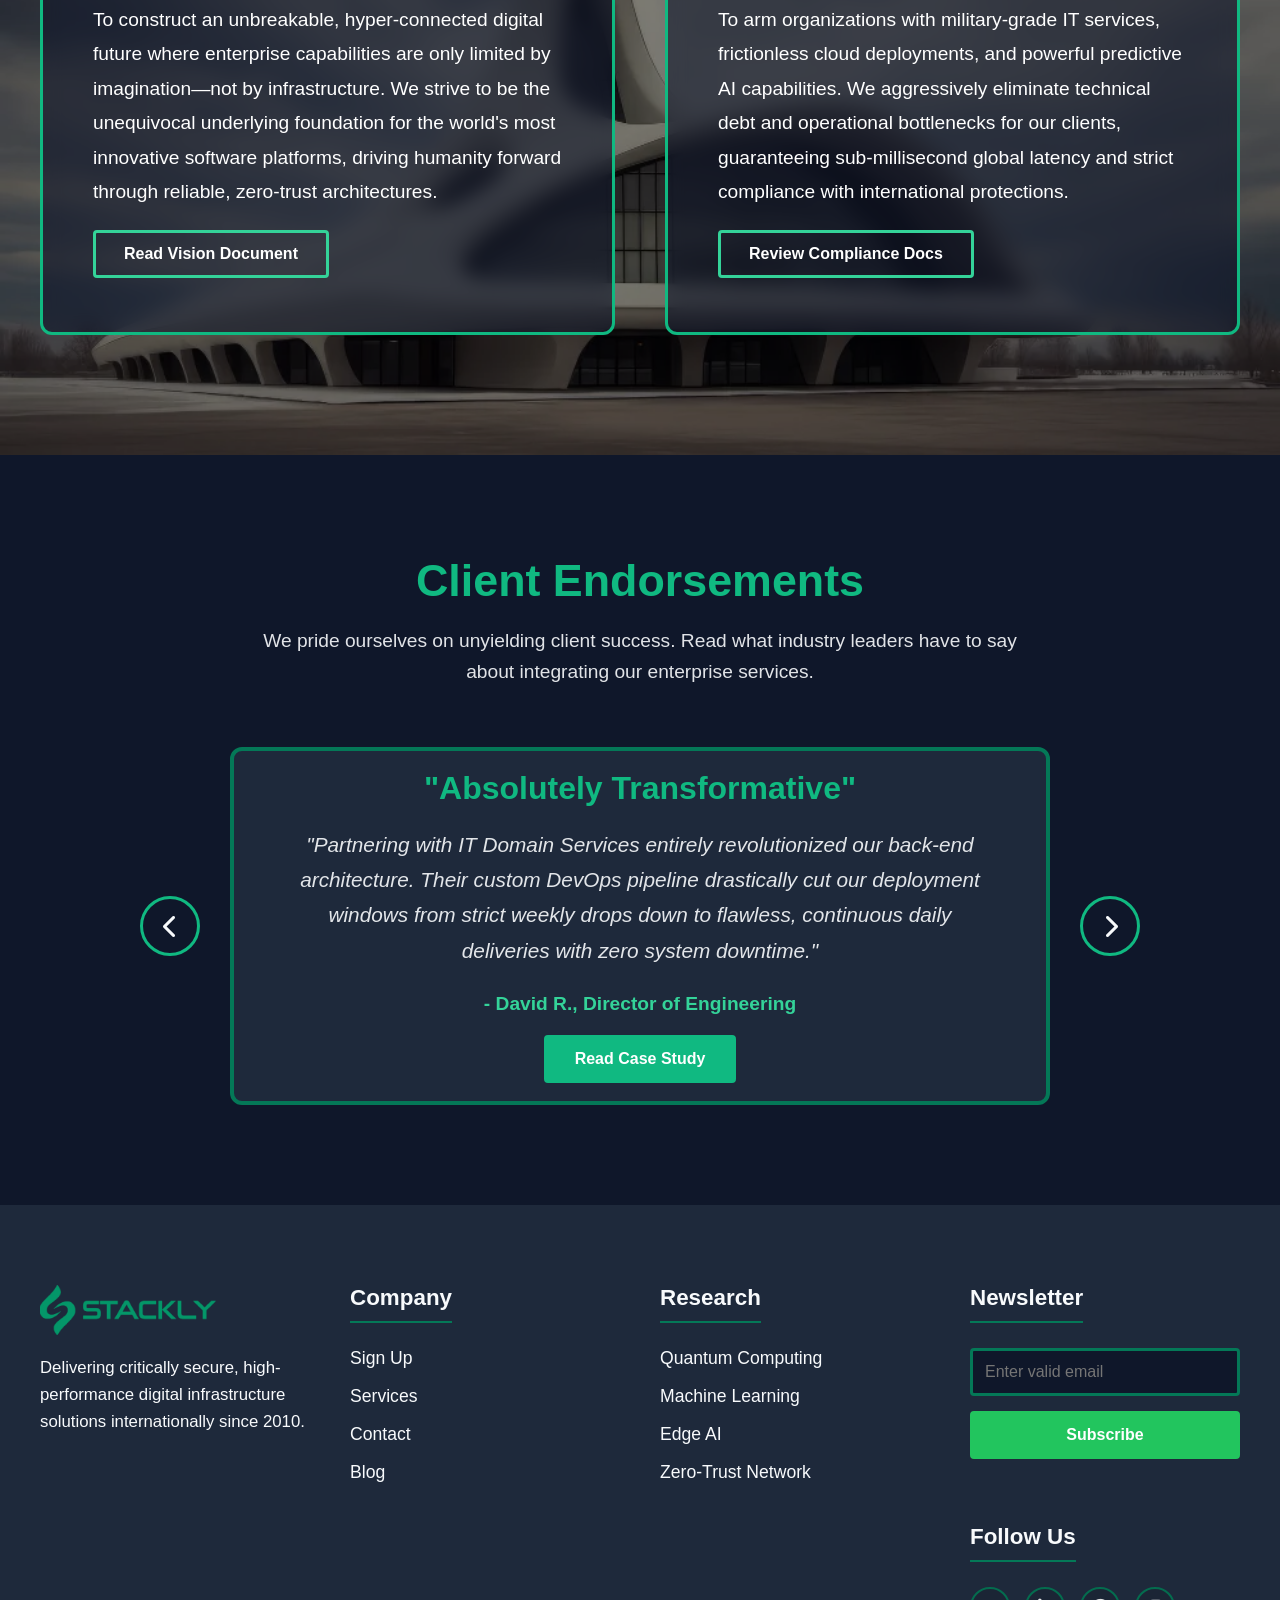
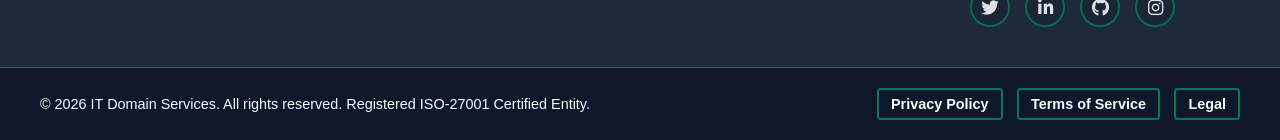
<file: pages/about.html>
<!DOCTYPE html>
<html lang="en" data-theme="dark">
<head>
    <meta charset="UTF-8">
    <meta name="viewport" content="width=device-width, initial-scale=1.0">
    <title>About Us - IT Services Domain</title>
    <link rel="stylesheet" href="../css/style.css">
    <link rel="stylesheet" href="../css/about.css">
    <link rel="stylesheet" href="https://cdnjs.cloudflare.com/ajax/libs/font-awesome/6.4.0/css/all.min.css">
    <link rel="icon" href="data:image/svg+xml,<svg xmlns=%22http://www.w3.org/2000/svg%22 viewBox=%220 0 100 100%22><text y=%22.9em%22 font-size=%2290%22>💻</text></svg>">
    <script>
        const savedTheme = localStorage.getItem('theme') || 'dark';
        document.documentElement.setAttribute('data-theme', savedTheme);
    </script>
</head>
<body>

    <div id="loader" class="loader">
        <img src="../assets/Home/Header/logo.webp" alt="IT Services Logo" class="site-logo-img loader-logo-img">
    </div>

    <button id="scrollToTopBtn" aria-label="Scroll to top"><i class="fas fa-arrow-up"></i></button>

    <header class="header" id="header">
        <div class="header-container">
            <span onclick="useNavigate('../index.html')" class="logo-link" role="button" tabindex="0">
                <img src="../assets/Home/Header/logo.webp" alt="IT Services Logo" class="site-logo-img">
            </span>

            <nav class="desktop-nav">
                <span onclick="useNavigate('../index.html')" class="nav-link" role="button" tabindex="0">Home</span>
                <span onclick="useNavigate('./about.html')" class="nav-link active-nav" role="button" tabindex="0">About Us</span>
                <span onclick="useNavigate('./services.html')" class="nav-link" role="button" tabindex="0">Services</span>
                <span onclick="useNavigate('./blog.html')" class="nav-link" role="button" tabindex="0">Blog</span>
                <span onclick="useNavigate('./contact.html')" class="nav-link" role="button" tabindex="0">Contact</span>
                <span onclick="useNavigate('./signup.html')" class="nav-link" role="button" tabindex="0">Sign Up</span>
                <span onclick="useNavigate('./login.html')" class="btn-login" role="button" tabindex="0">Login <i class="fas fa-sign-in-alt"></i></span>
                <button class="theme-switch" aria-label="Toggle theme"><i class="fas fa-sun"></i></button>
            </nav>

            <button class="hamburger-btn" aria-label="Menu"><i class="fas fa-bars"></i></button>
        </div>
    </header>

    <div class="hamburger-overlay">
        <div class="hamburger-menu">
            <button class="hamburger-close" aria-label="Close menu"><i class="fas fa-times"></i></button>
            <div class="hamburger-header">
                <h2>Navigation Menu</h2>
                <div class="hamburger-line"></div>
            </div>
            <nav class="mobile-nav">
                <span onclick="useNavigate('../index.html')" class="nav-link" role="button" tabindex="0">Home</span>
                <span onclick="useNavigate('./about.html')" class="nav-link active-nav" role="button" tabindex="0">About Us</span>
                <span onclick="useNavigate('./services.html')" class="nav-link" role="button" tabindex="0">Services</span>
                <span onclick="useNavigate('./blog.html')" class="nav-link" role="button" tabindex="0">Blog</span>
                <span onclick="useNavigate('./contact.html')" class="nav-link" role="button" tabindex="0">Contact</span>
                <span onclick="useNavigate('./signup.html')" class="nav-link" role="button" tabindex="0">Sign Up</span>
                <span onclick="useNavigate('./login.html')" class="btn-login mobile-login" role="button" tabindex="0">Login <i class="fas fa-sign-in-alt"></i></span>
                <button class="theme-switch mobile-theme-switch" aria-label="Toggle theme"><i class="fas fa-sun"></i></button>
            </nav>
        </div>
    </div>

    <section class="section about-hero-section">
        <div class="fixed-video-container">
            <video autoplay muted loop playsinline class="about-bg-video">
                <source src="../assets/About/aboutHero.mp4" type="video/mp4">
            </video>
            <div class="about-video-overlay"></div>
        </div>
        
        <div class="hero-carousel-container fade-element">
            <div class="hero-carousel-track" id="heroTrack">
                <div class="hero-slide active">
                    <h1>Pioneers in Digital Infrastructure</h1>
                    <p>Building secure, scalable, and innovative enterprise solutions since 2010.</p>
                    <div class="hero-buttons">
                        <span onclick="useNavigate('./error.html')" class="btn btn-animated" role="button" tabindex="0">Discover Our Roots</span>
                        <span onclick="useNavigate('./error.html')" class="btn btn-animated-alt" role="button" tabindex="0">Meet The Team</span>
                    </div>
                </div>
                <div class="hero-slide">
                    <h1>Engineering The Future</h1>
                    <p>Leveraging cutting-edge cloud tech to deliver unprecedented performance.</p>
                    <div class="hero-buttons">
                        <span onclick="useNavigate('./error.html')" class="btn btn-animated" role="button" tabindex="0">View Our Tech Stack</span>
                        <span onclick="useNavigate('./error.html')" class="btn btn-animated-alt" role="button" tabindex="0">Read The Manifesto</span>
                    </div>
                </div>
            </div>
        </div>
    </section>

    <section class="section founders-section fade-element">
        <div class="container section-container">
            <div class="section-header">
                <h1>Leadership & Founders</h1>
                <p>Meet the visionary minds driving our operations. Our leadership team brings decades of diverse enterprise IT and architectural experience from across the globe.</p>
            </div>
            
            <div class="founders-grid">
                <div class="founder-card">
                    <img src="../assets/About/Team/1.webp" alt="Founder 1" class="founder-img">
                    <div class="founder-info">
                        <h2>Jane Doe</h2>
                        <p>Chief Executive Officer</p>
                    </div>
                    <div class="founder-hover-socials">
                        <span onclick="useNavigate('./error.html')" role="button" tabindex="0"><i class="fab fa-linkedin-in"></i></span>
                        <span onclick="useNavigate('./error.html')" role="button" tabindex="0"><i class="fab fa-twitter"></i></span>
                        <span onclick="useNavigate('./error.html')" role="button" tabindex="0"><i class="fab fa-github"></i></span>
                    </div>
                </div>
                <div class="founder-card">
                    <img src="../assets/About/Team/2.webp" alt="Founder 2" class="founder-img">
                    <div class="founder-info">
                        <h2>John Smith</h2>
                        <p>Chief Technology Officer</p>
                    </div>
                    <div class="founder-hover-socials">
                        <span onclick="useNavigate('./error.html')" role="button" tabindex="0"><i class="fab fa-linkedin-in"></i></span>
                        <span onclick="useNavigate('./error.html')" role="button" tabindex="0"><i class="fab fa-twitter"></i></span>
                        <span onclick="useNavigate('./error.html')" role="button" tabindex="0"><i class="fab fa-github"></i></span>
                    </div>
                </div>
                <div class="founder-card">
                    <img src="../assets/About/Team/3.webp" alt="Founder 3" class="founder-img">
                    <div class="founder-info">
                        <h2>Sarah Chen</h2>
                        <p>VP of Infrastructure</p>
                    </div>
                    <div class="founder-hover-socials">
                        <span onclick="useNavigate('./error.html')" role="button" tabindex="0"><i class="fab fa-linkedin-in"></i></span>
                        <span onclick="useNavigate('./error.html')" role="button" tabindex="0"><i class="fab fa-twitter"></i></span>
                        <span onclick="useNavigate('./error.html')" role="button" tabindex="0"><i class="fab fa-github"></i></span>
                    </div>
                </div>
                <div class="founder-card">
                    <img src="../assets/About/Team/4.webp" alt="Founder 4" class="founder-img">
                    <div class="founder-info">
                        <h2>Marcus Johnson</h2>
                        <p>Lead Security Architect</p>
                    </div>
                    <div class="founder-hover-socials">
                        <span onclick="useNavigate('./error.html')" role="button" tabindex="0"><i class="fab fa-linkedin-in"></i></span>
                        <span onclick="useNavigate('./error.html')" role="button" tabindex="0"><i class="fab fa-twitter"></i></span>
                        <span onclick="useNavigate('./error.html')" role="button" tabindex="0"><i class="fab fa-github"></i></span>
                    </div>
                </div>
            </div>
        </div>
    </section>

    <section class="section history-section fade-element">
        <div class="container section-container">
            <div class="section-header">
                <h1>Our Evolutionary Trajectory</h1>
                <p>From an ambitious startup to an internationally certified digital powerhouse. Explore the extensive milestones that defined our relentless pursuit of technological excellence.</p>
            </div>
            
            <div class="history-grid">
                <div class="history-card">
                    <img src="../assets/About/story1.webp" alt="History Inception" class="history-img">
                    <div class="history-info">
                        <h2>Inception & Upgrade</h2>
                        <p>2010 - 2018</p>
                    </div>
                    <div class="history-hover-layer">
                        <span onclick="useNavigate('./error.html')" class="btn btn-animated" role="button" tabindex="0">Read The Origin Story</span>
                    </div>
                </div>
                <div class="history-card">
                    <img src="../assets/About/story2.webp" alt="Global Expansion" class="history-img">
                    <div class="history-info">
                        <h2>Global Development</h2>
                        <p>2019 - Present</p>
                    </div>
                    <div class="history-hover-layer">
                        <span onclick="useNavigate('./error.html')" class="btn btn-animated" role="button" tabindex="0">View Global Footprint</span>
                    </div>
                </div>
            </div>
            
            <div class="stats-wrapper">
                <div class="stat-item">
                    <h2 class="counter" data-target="15">0</h2>
                    <p>Years Strong</p>
                </div>
                <div class="stat-item">
                    <h2 class="counter" data-target="40">0</h2>
                    <p>Global Datacenters</p>
                </div>
                <div class="stat-item">
                    <h2 class="counter" data-target="300">0</h2>
                    <p>Active Blue-Chip Clients</p>
                </div>
            </div>
        </div>
    </section>

    <section class="section vision-section fade-element">
        <div class="vision-bg-fixed">
            <div class="vision-overlay"></div>
        </div>
        <div class="container section-container vision-content-wrapper">
            <div class="section-header">
                <h1>Our Guiding Principles</h1>
                <p>The core ethos driving every single line of code and architectural decision we make.</p>
            </div>
            
            <div class="vision-mission-grid">
                <div class="vm-card">
                    <h2><i class="fas fa-eye"></i> Our Vision</h2>
                    <p>To construct an unbreakable, hyper-connected digital future where enterprise capabilities are only limited by imagination—not by infrastructure. We strive to be the unequivocal underlying foundation for the world's most innovative software platforms, driving humanity forward through reliable, zero-trust architectures.</p>
                    <span onclick="useNavigate('./error.html')" class="btn btn-animated-alt" style="margin-top: 20px;" role="button" tabindex="0">Read Vision Document</span>
                </div>
                <div class="vm-card">
                    <h2><i class="fas fa-rocket"></i> Our Mission</h2>
                    <p>To arm organizations with military-grade IT services, frictionless cloud deployments, and powerful predictive AI capabilities. We aggressively eliminate technical debt and operational bottlenecks for our clients, guaranteeing sub-millisecond global latency and strict compliance with international protections.</p>
                    <span onclick="useNavigate('./error.html')" class="btn btn-animated-alt" style="margin-top: 20px;" role="button" tabindex="0">Review Compliance Docs</span>
                </div>
            </div>
        </div>
    </section>

    <section class="section testimonials-section fade-element">
        <div class="container section-container">
            <div class="section-header">
                <h1>Client Endorsements</h1>
                <p>We pride ourselves on unyielding client success. Read what industry leaders have to say about integrating our enterprise services.</p>
            </div>
            
            <div class="testimonial-carousel-container">
                <button class="test-btn test-prev" aria-label="Previous Testimonial"><i class="fas fa-chevron-left"></i></button>
                
                <div class="testimonial-track-wrapper">
                    <div class="testimonial-track" id="testimonialTrack">
                        <div class="testimonial-slide active">
                            <h3>"Absolutely Transformative"</h3>
                            <p>"Partnering with IT Domain Services entirely revolutionized our back-end architecture. Their custom DevOps pipeline drastically cut our deployment windows from strict weekly drops down to flawless, continuous daily deliveries with zero system downtime."</p>
                            <h4>- David R., Director of Engineering</h4>
                            <span onclick="useNavigate('./error.html')" class="btn btn-primary" style="margin-top:20px;" role="button" tabindex="0">Read Case Study</span>
                        </div>
                        <div class="testimonial-slide">
                            <h3>"Impenetrable Security"</h3>
                            <p>"Before working with this team, we were constantly battling compliance audits and fearing data leaks. Their proactive zero-trust integration and automated penetration testing framework shielded our proprietary assets permanently from outside attacks."</p>
                            <h4>- Sarah M., Chief Info Security Officer</h4>
                            <span onclick="useNavigate('./error.html')" class="btn btn-primary" style="margin-top:20px;" role="button" tabindex="0">Read Case Study</span>
                        </div>
                        <div class="testimonial-slide">
                            <h3>"Unmatched Cloud Scale"</h3>
                            <p>"We hit a severe scalability ceiling during our hyper-growth phase. Their engineers migrated our monolithic legacy databases over to a dynamically scaling, globally distributed micro-services architecture gracefully over a single weekend."</p>
                            <h4>- Michael K., Startup Founder & CEO</h4>
                            <span onclick="useNavigate('./error.html')" class="btn btn-primary" style="margin-top:20px;" role="button" tabindex="0">Read Case Study</span>
                        </div>
                        <div class="testimonial-slide">
                            <h3>"Next-Gen AI Insights"</h3>
                            <p>"Deploying their custom Machine Learning prediction models directly multiplied our logistics efficiency by phenomenal numbers. The level of granular data insight they've unlocked for our operations board is simply beyond industry standards."</p>
                            <h4>- Elena P., VP of Analytics</h4>
                            <span onclick="useNavigate('./error.html')" class="btn btn-primary" style="margin-top:20px;" role="button" tabindex="0">Read Case Study</span>
                        </div>
                    </div>
                </div>
                <button class="test-btn test-next" aria-label="Next Testimonial"><i class="fas fa-chevron-right"></i></button>
            </div>
        </div>
    </section>

    <!-- Footer -->
    <footer class="footer fade-element">
        <div class="container footer-container">
            <div class="footer-col col-1">
                <img src="../assets/Home/Header/logo.webp" alt="IT Services Logo" class="site-logo-img footer-logo-img">
                <p>Delivering critically secure, high-performance digital infrastructure solutions internationally since 2010.</p>
            </div>
            
            <div class="footer-col col-2">
                <h3>Company</h3>
                <ul>
                    <li><a href="../pages/signup.html">Sign Up</a></li>
                    <li><a href="../pages/services.html">Services</a></li>
                    <li><a href="../pages/contact.html">Contact</a></li>
                    <li><a href="../pages/blog.html">Blog</a></li>
                </ul>
            </div>
            
            <div class="footer-col col-3">
                <h3>Research</h3>
                <ul>
                    <li><a href="../pages/error.html">Quantum Computing</a></li>
                    <li><a href="../pages/error.html">Machine Learning</a></li>
                    <li><a href="../pages/error.html">Edge AI</a></li>
                    <li><a href="../pages/error.html">Zero-Trust Network</a></li>
                </ul>
            </div>
            
            <div class="footer-col col-4">
                <h3>Newsletter</h3>
                <form id="newsletter-form" class="newsletter-form">
                    <input type="email" id="emailInput" placeholder="Enter valid email" required>
                    <button type="submit" class="btn btn-subscribe">Subscribe</button>
                    <p class="error-msg" id="form-error"></p>
                </form>
                <div class="social-block">
                    <h3>Follow Us</h3>
                    <div class="social-links">
                        <a href="../pages/error.html"><i class="fab fa-twitter"></i></a>
                        <a href="../pages/error.html"><i class="fab fa-linkedin-in"></i></a>
                        <a href="../pages/error.html"><i class="fab fa-github"></i></a>
                        <a href="../pages/error.html"><i class="fab fa-instagram"></i></a>
                    </div>
                </div>
            </div>
        </div>
    </footer>

    <!-- Mini Footer -->
    <div class="mini-footer">
        <div class="container mini-footer-container">
            <div class="copyrights">
                <p>&copy; 2026 IT Domain Services. All rights reserved. Registered ISO-27001 Certified Entity.</p>
            </div>
            <div class="mini-footer-links">
                <a href="../pages/error.html" class="btn btn-sm">Privacy Policy</a>
                <a href="../pages/error.html" class="btn btn-sm">Terms of Service</a>
                <a href="../pages/error.html" class="btn btn-sm">Legal</a>
            </div>
        </div>
    </div>

    <script>
        // Custom Routing System
        function useNavigate(path) {
            const loader = document.getElementById('loader');
            if (loader) {
                loader.classList.remove('hidden');
            }
            setTimeout(() => {
                window.location.assign(path);
            }, 150); 
        }

        document.addEventListener('DOMContentLoaded', () => {
            // Loader Logic & BF Cache fix
            const loader = document.getElementById('loader');
            if (loader) {
                setTimeout(() => { loader.classList.add('hidden'); }, 300);
            }
            window.addEventListener('pageshow', (event) => {
                if (event.persisted && loader) {
                    loader.classList.add('hidden');
                }
                const t = localStorage.getItem('theme');
                const htmlElem = document.documentElement;
                if (t && htmlElem) {
                    htmlElem.setAttribute('data-theme', t);
                    if (typeof updateIcons === 'function') updateIcons(t);
                }
            });

            window.addEventListener('storage', (e) => {
                if (e.key === 'theme') {
                    const htmlElem = document.documentElement;
                    if (htmlElem) {
                        htmlElem.setAttribute('data-theme', e.newValue);
                        if (typeof updateIcons === 'function') updateIcons(e.newValue);
                    }
                }
            });
            window.addEventListener('beforeunload', () => { 
                if (loader) loader.classList.remove('hidden'); 
            });

            // Theme Toggle
            const themeSwitches = document.querySelectorAll('.theme-switch');
            const htmlEl = document.documentElement;
            function updateIcons(theme) {
                themeSwitches.forEach(btn => {
                    btn.innerHTML = theme === 'dark' ? '<i class="fas fa-sun"></i>' : '<i class="fas fa-moon"></i>';
                });
            }
            updateIcons(htmlEl.getAttribute('data-theme'));
            function toggleTheme() {
                if(htmlEl.getAttribute('data-theme') === 'light') {
                    htmlEl.setAttribute('data-theme', 'dark');
                    localStorage.setItem('theme', 'dark');
                    updateIcons('dark');
                } else {
                    htmlEl.setAttribute('data-theme', 'light');
                    localStorage.setItem('theme', 'light');
                    updateIcons('light');
                }
            }
            themeSwitches.forEach(btn => btn.addEventListener('click', toggleTheme));

            // Hamburger Menu
            const hamburgerBtn = document.querySelector('.hamburger-btn');
            const hamburgerOverlay = document.querySelector('.hamburger-overlay');
            const hamburgerClose = document.querySelector('.hamburger-close');

            if(hamburgerBtn && hamburgerOverlay && hamburgerClose) {
                hamburgerBtn.addEventListener('click', () => hamburgerOverlay.classList.add('active'));
                hamburgerClose.addEventListener('click', () => hamburgerOverlay.classList.remove('active'));
                hamburgerOverlay.addEventListener('click', (e) => {
                    if(e.target === hamburgerOverlay) hamburgerOverlay.classList.remove('active');
                });
            }

            // Scroll To Top
            const scrollBtn = document.getElementById('scrollToTopBtn');
            window.addEventListener('scroll', () => {
                if(window.scrollY > 300) scrollBtn.classList.add('visible');
                else scrollBtn.classList.remove('visible');
            });
            scrollBtn.addEventListener('click', () => window.scrollTo({ top: 0, behavior: 'smooth' }));

            // Fade Animations Intersection Observer
            const fadeElements = document.querySelectorAll('.fade-element');
            const fadeObserver = new IntersectionObserver((entries, observer) => {
                entries.forEach(entry => {
                    if(entry.isIntersecting) {
                        entry.target.classList.add('visible');
                        observer.unobserve(entry.target);
                    }
                });
            }, { rootMargin: '0px 0px -100px 0px' });
            fadeElements.forEach(el => fadeObserver.observe(el));

            // Number Count Up Observer
            const counters = document.querySelectorAll('.counter');
            const counterObserver = new IntersectionObserver((entries, observer) => {
                entries.forEach(entry => {
                    if(entry.isIntersecting) {
                        const targetEl = entry.target;
                        const target = +targetEl.getAttribute('data-target');
                        const increment = target / (2000 / 16); 
                        let current = 0;
                        const updateCounter = () => {
                            current += increment;
                            if(current < target) {
                                targetEl.innerText = Math.ceil(current);
                                requestAnimationFrame(updateCounter);
                            } else {
                                targetEl.innerText = target;
                            }
                        };
                        updateCounter();
                        observer.unobserve(targetEl);
                    }
                });
            }, { rootMargin: '0px 0px -50px 0px' });
            counters.forEach(counter => counterObserver.observe(counter));

            // Newsletter Validation
            const newsletterForm = document.getElementById('newsletter-form');
            if(newsletterForm) {
                const emailInput = document.getElementById('emailInput');
                const formError = document.getElementById('form-error');

                newsletterForm.addEventListener('submit', (e) => {
                    e.preventDefault();
                    const email = emailInput.value.trim();
                    const emailRegex = /^[^\s@]+@[^\s@]+\.[^\s@]+$/;
                    if(!emailRegex.test(email)) {
                        formError.innerText = "Please enter a valid email address.";
                        emailInput.style.borderColor = "red";
                    } else {
                        formError.innerText = "";
                        emailInput.style.borderColor = "var(--border-color)";
                        useNavigate("./error.html");
                    }
                });
            }

            // About Section 1: Vertical Hero Carousel
            const heroSlides = document.querySelectorAll('.hero-slide');
            let currentHeroSlide = 0;
            if(heroSlides.length > 0) {
                setInterval(() => {
                    heroSlides[currentHeroSlide].classList.remove('active');
                    heroSlides[currentHeroSlide].classList.add('slide-out-down');
                    
                    currentHeroSlide = (currentHeroSlide + 1) % heroSlides.length;
                    
                    heroSlides[currentHeroSlide].classList.remove('slide-out-down');
                    heroSlides[currentHeroSlide].classList.add('active');
                }, 6000); 
            }

            // About Section 5: Horizontal Testimonial Carousel
            const testSlides = document.querySelectorAll('.testimonial-slide');
            const btnPrev = document.querySelector('.test-prev');
            const btnNext = document.querySelector('.test-next');
            const testContainer = document.querySelector('.testimonial-track-wrapper');
            let currentTest = 0;
            let testInterval;
            
            function showTestimonial(index) {
                testSlides.forEach(slide => slide.classList.remove('active'));
                testSlides[index].classList.add('active');
            }

            function startTestCarousel() {
                clearInterval(testInterval);
                testInterval = setInterval(() => {
                    currentTest = (currentTest + 1) % testSlides.length;
                    showTestimonial(currentTest);
                }, 4000); // Swapped to a slightly longer duration for readability
            }

            function stopTestCarousel() {
                clearInterval(testInterval);
            }

            if(testSlides.length > 0) {
                startTestCarousel();
                if (testContainer) {
                    testContainer.addEventListener('mouseenter', stopTestCarousel);
                    testContainer.addEventListener('mouseleave', startTestCarousel);
                }
            }

            if(btnNext && btnPrev) {
                btnNext.addEventListener('click', () => {
                    stopTestCarousel();
                    currentTest = (currentTest + 1) % testSlides.length;
                    showTestimonial(currentTest);
                    startTestCarousel();
                });
                btnPrev.addEventListener('click', () => {
                    stopTestCarousel();
                    currentTest = (currentTest - 1 + testSlides.length) % testSlides.length;
                    showTestimonial(currentTest);
                    startTestCarousel();
                });
            }
        });
    </script>
</body>
</html>
</file>
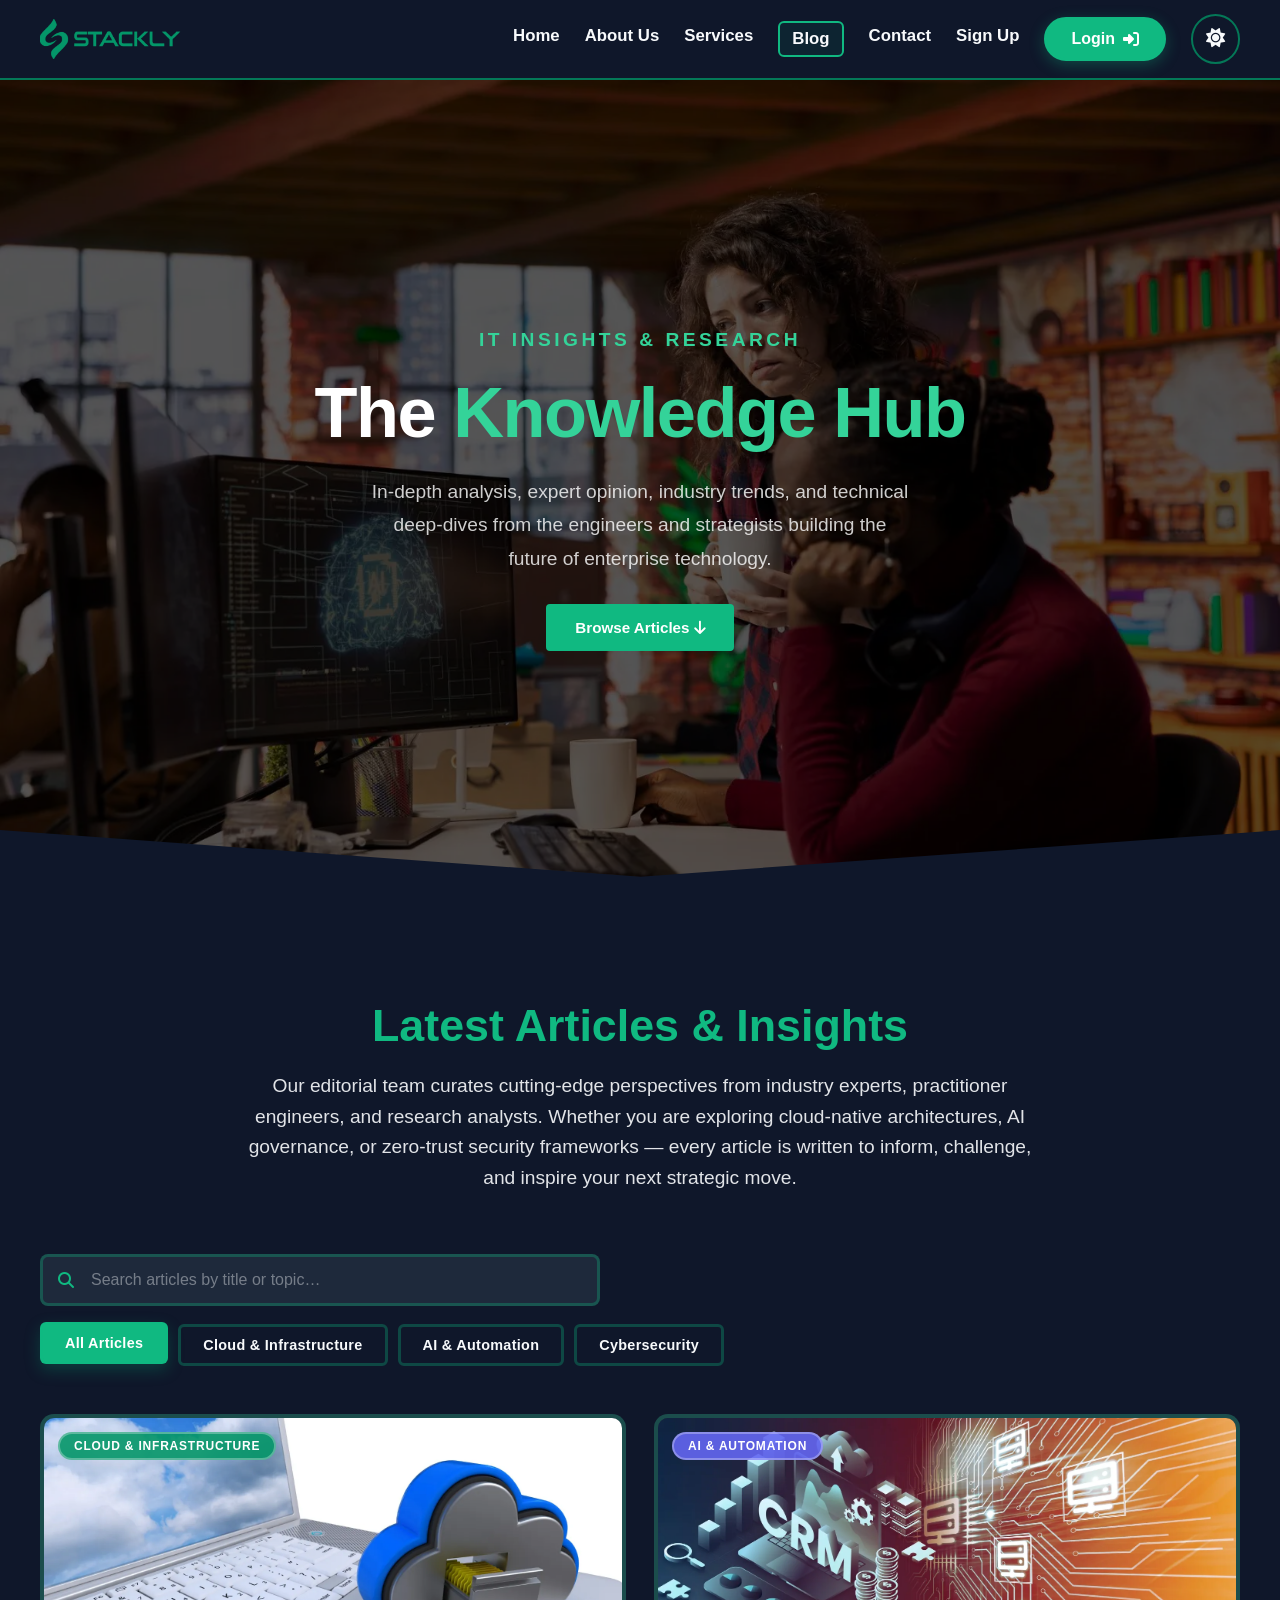
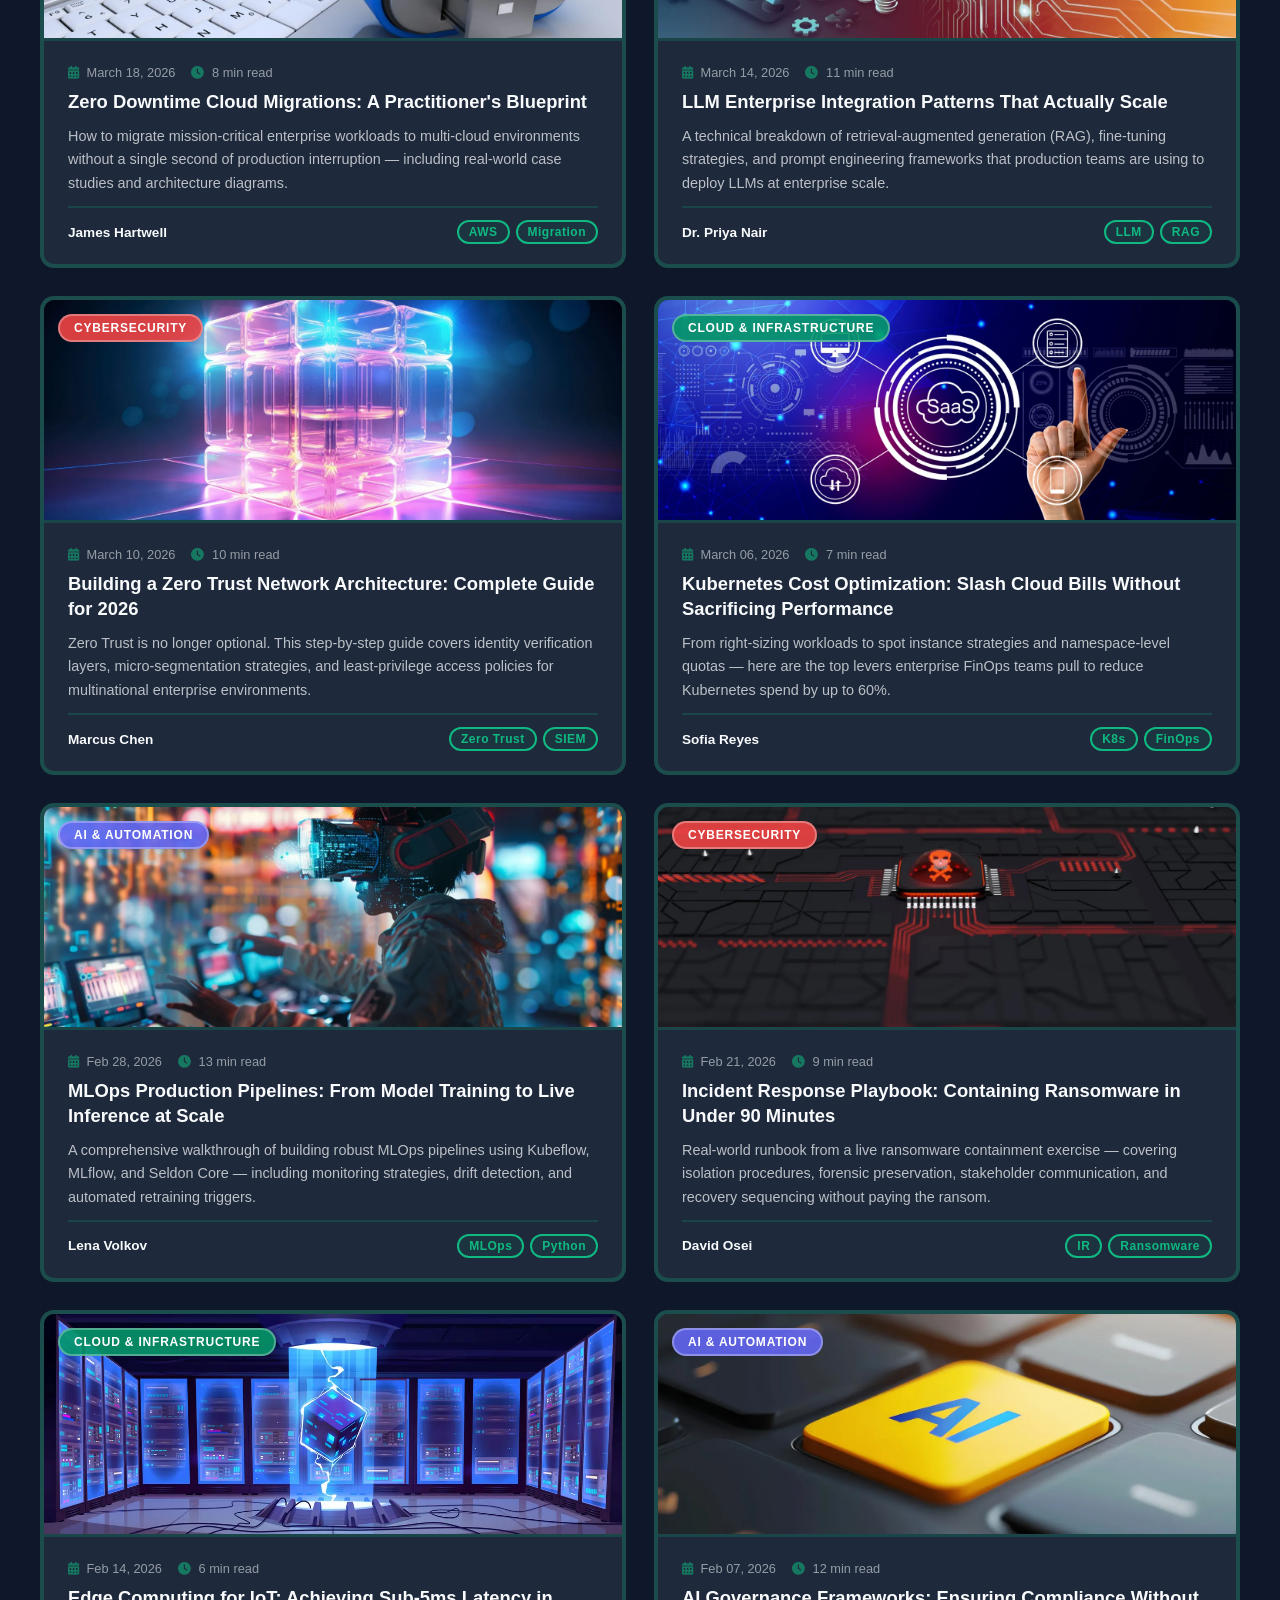
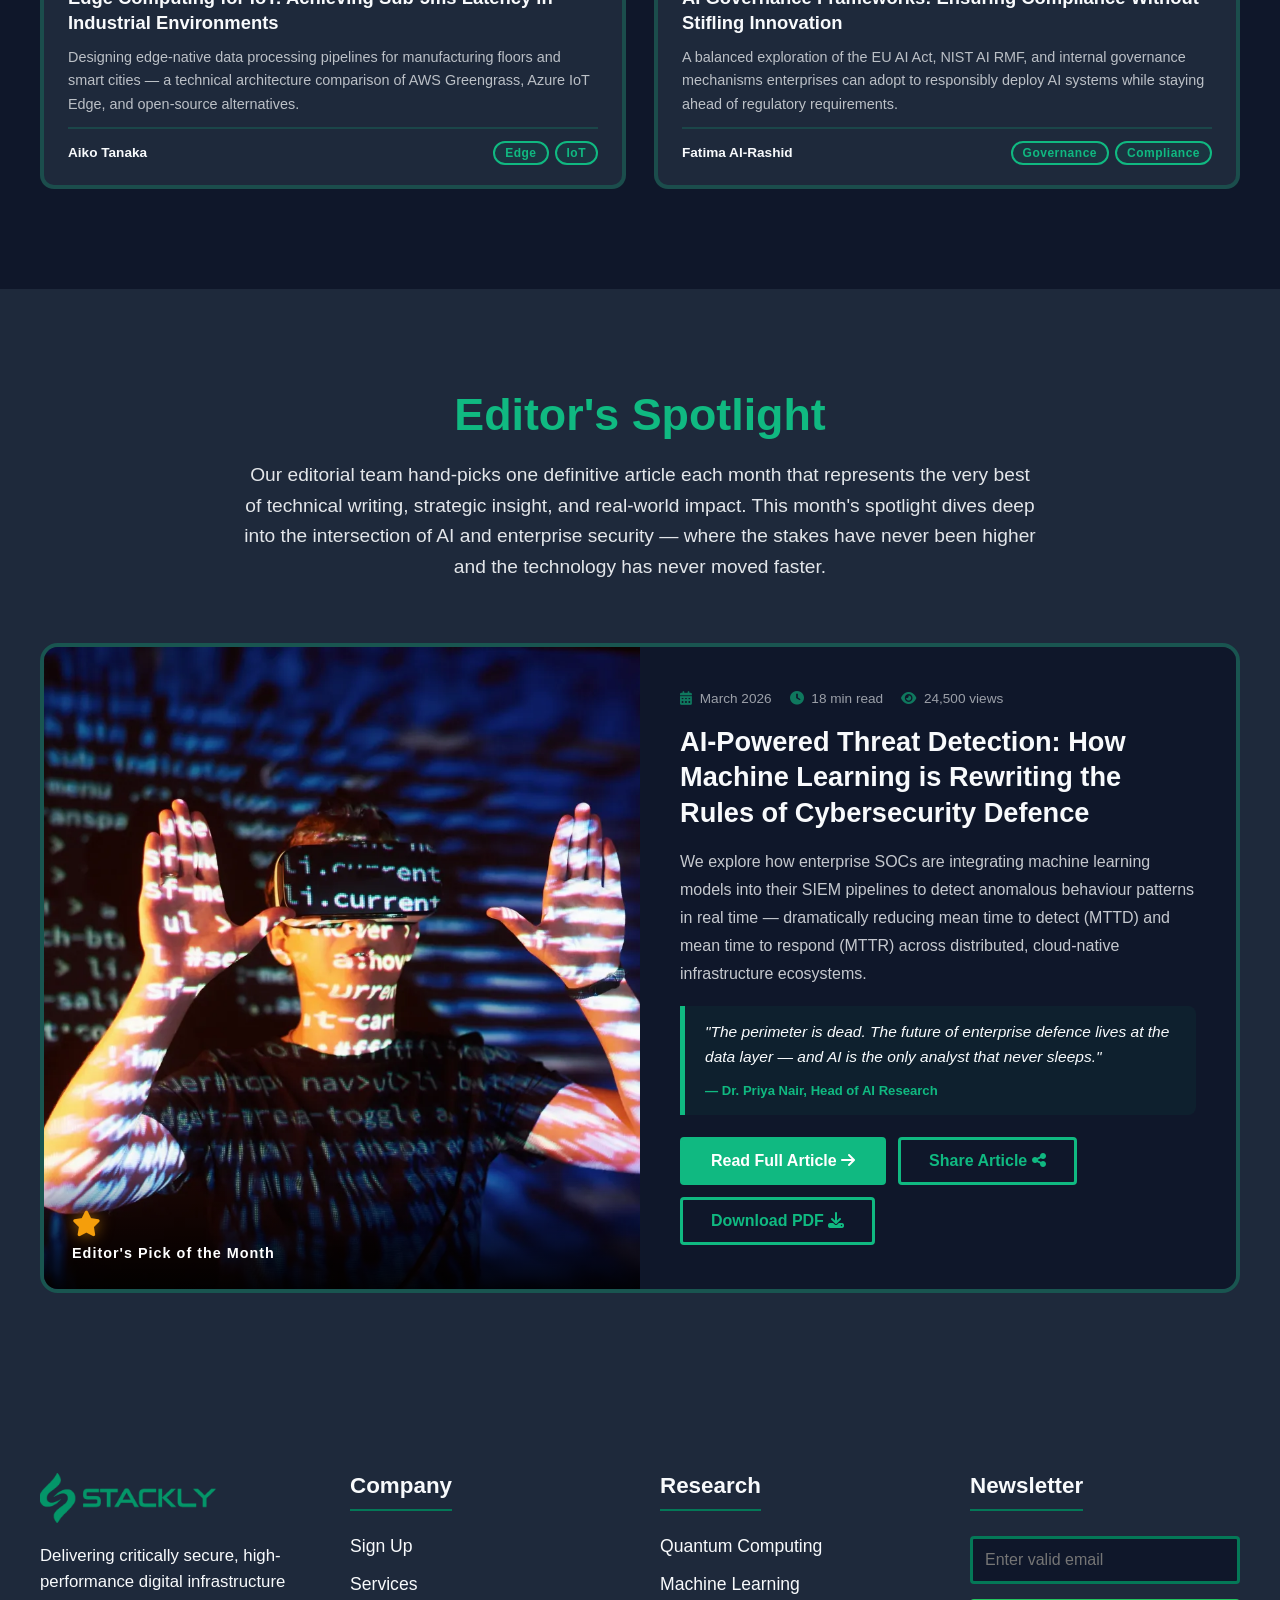
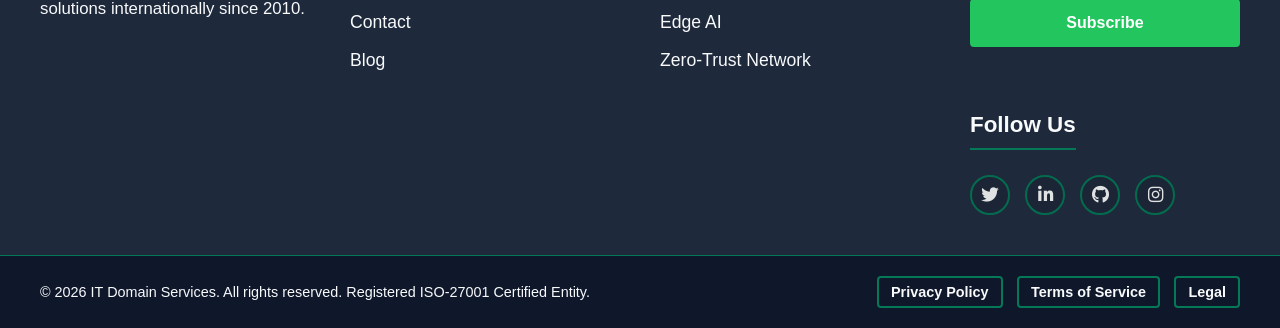
<file: pages/blog.html>
<!DOCTYPE html>
<html lang="en" data-theme="dark">
<head>
    <meta charset="UTF-8">
    <meta name="viewport" content="width=device-width, initial-scale=1.0">
    <title>Blog - IT Services Domain</title>
    <meta name="description" content="Explore our professional IT insights, industry trends, deep-dive tutorials, and expert analysis on cloud, AI, cybersecurity, and enterprise technology.">
    <link rel="stylesheet" href="../css/style.css">
    <link rel="stylesheet" href="../css/blog.css">
    <link rel="stylesheet" href="https://cdnjs.cloudflare.com/ajax/libs/font-awesome/6.4.0/css/all.min.css">
    <link rel="icon" href="data:image/svg+xml,<svg xmlns=%22http://www.w3.org/2000/svg%22 viewBox=%220 0 100 100%22><text y=%22.9em%22 font-size=%2290%22>💻</text></svg>">
    <script>
        const savedTheme = localStorage.getItem('theme') || 'dark';
        document.documentElement.setAttribute('data-theme', savedTheme);
    </script>
</head>
<body>

    <!-- Loader -->
    <div id="loader" class="loader">
        <img src="../assets/Home/Header/logo.webp" alt="IT Services Logo" class="site-logo-img loader-logo-img">
    </div>

    <!-- Scroll to Top -->
    <button id="scrollToTopBtn" aria-label="Scroll to top"><i class="fas fa-arrow-up"></i></button>

    <!-- Header -->
    <header class="header" id="header">
        <div class="header-container">
            <a href="../index.html" class="logo-link">
                <img src="../assets/Home/Header/logo.webp" alt="IT Services Logo" class="site-logo-img">
            </a>

            <!-- Desktop Nav -->
            <nav class="desktop-nav">
                <a href="../index.html" class="nav-link">Home</a>
                <a href="./about.html" class="nav-link">About Us</a>
                <a href="./services.html" class="nav-link">Services</a>
                <a href="./blog.html" class="nav-link active-nav">Blog</a>
                <a href="./contact.html" class="nav-link">Contact</a>
                <a href="./signup.html" class="nav-link">Sign Up</a>
                <a href="./login.html" class="btn-login">Login <i class="fas fa-sign-in-alt"></i></a>
                <button class="theme-switch" aria-label="Toggle theme"><i class="fas fa-sun"></i></button>
            </nav>

            <!-- Hamburger Button -->
            <button class="hamburger-btn" aria-label="Menu"><i class="fas fa-bars"></i></button>
        </div>
    </header>

    <!-- Hamburger Menu Overlay -->
    <div class="hamburger-overlay">
        <div class="hamburger-menu">
            <button class="hamburger-close" aria-label="Close menu"><i class="fas fa-times"></i></button>
            <div class="hamburger-header">
                <h2>Navigation Menu</h2>
                <div class="hamburger-line"></div>
            </div>
            <nav class="mobile-nav">
                <a href="../index.html" class="nav-link">Home</a>
                <a href="./about.html" class="nav-link">About Us</a>
                <a href="./services.html" class="nav-link">Services</a>
                <a href="./blog.html" class="nav-link active-nav">Blog</a>
                <a href="./contact.html" class="nav-link">Contact</a>
                <a href="./signup.html" class="nav-link">Sign Up</a>
                <a href="./login.html" class="btn-login mobile-login">Login <i class="fas fa-sign-in-alt"></i></a>
                <button class="theme-switch mobile-theme-switch" aria-label="Toggle theme"><i class="fas fa-sun"></i></button>
            </nav>
        </div>
    </div>

    <!-- Section 1: Blog Hero Banner -->
    <section class="blg-hero-section" id="blg-hero">
        <div class="blg-hero-carousel" id="blgHeroBg">
            <div class="blg-hero-slide active" style="background-image: url('../assets/Blog/hero1.webp');"></div>
            <div class="blg-hero-slide" style="background-image: url('../assets/Blog/hero2.webp');"></div>
            <div class="blg-hero-slide" style="background-image: url('../assets/Blog/hero3.webp');"></div>
        </div>
        <div class="blg-hero-overlay"></div>
        <div class="blg-hero-content">
            <p class="blg-hero-eyebrow">IT Insights & Research</p>
            <h1 class="blg-hero-title">The <span class="blg-accent">Knowledge Hub</span></h1>
            <p class="blg-hero-sub">In-depth analysis, expert opinion, industry trends, and technical deep-dives from the engineers and strategists building the future of enterprise technology.</p>
            <div class="blg-hero-actions">
                <a href="./error.html" class="btn btn-primary">Browse Articles <i class="fas fa-arrow-down"></i></a>
            </div>
        </div>
        <div class="blg-custom-shape-divider">
            <svg data-name="Layer 1" xmlns="http://www.w3.org/2000/svg" viewBox="0 0 1200 120" preserveAspectRatio="none">
                <path d="M0,0 L600,80 L1200,0 L1200,120 L0,120 Z" class="shape-fill"></path>
            </svg>
        </div>
    </section>

    <!-- Section 2: Articles Grid -->
    <section class="section blg-articles-section fade-element" id="blg-articles">
        <div class="container section-container">
            <div class="section-header">
                <h1>Latest Articles & Insights</h1>
                <p>Our editorial team curates cutting-edge perspectives from industry experts, practitioner engineers, and research analysts. Whether you are exploring cloud-native architectures, AI governance, or zero-trust security frameworks — every article is written to inform, challenge, and inspire your next strategic move.</p>
            </div>

            <!-- Search & Filter Bar -->
            <div class="blg-controls">
                <div class="blg-search-wrap">
                    <i class="fas fa-search blg-search-icon"></i>
                    <input type="search" id="blgSearch" class="blg-search-input" placeholder="Search articles by title or topic…" aria-label="Search articles">
                </div>
                <div class="blg-filter-bar">
                    <button class="blg-filter-btn active" data-filter="all">All Articles</button>
                    <button class="blg-filter-btn" data-filter="cloud">Cloud & Infrastructure</button>
                    <button class="blg-filter-btn" data-filter="ai">AI & Automation</button>
                    <button class="blg-filter-btn" data-filter="security">Cybersecurity</button>
                </div>
            </div>

            <!-- Articles Grid -->
            <div class="blg-grid" id="blgGrid">

                <!-- Article 1 -->
                <article class="blg-card" data-cat="cloud" data-title="zero downtime cloud migrations">
                    <div class="blg-card-img-wrap">
                        <img src="../assets/Blog/Grid/1.webp" alt="Zero Downtime Cloud Migrations" class="blg-card-img">
                        <div class="blg-card-img-overlay">
                            <a href="./error.html" class="btn btn-primary">Read Article <i class="fas fa-arrow-right"></i></a>
                            <a href="./error.html" class="btn btn-outline">Save for Later <i class="fas fa-bookmark"></i></a>
                        </div>
                        <span class="blg-cat-badge cloud-badge">Cloud & Infrastructure</span>
                    </div>
                    <div class="blg-card-body">
                        <div class="blg-card-meta">
                            <span><i class="fas fa-calendar-alt"></i> March 18, 2026</span>
                            <span><i class="fas fa-clock"></i> 8 min read</span>
                        </div>
                        <h1 class="blg-card-title">Zero Downtime Cloud Migrations: A Practitioner's Blueprint</h1>
                        <p class="blg-card-excerpt">How to migrate mission-critical enterprise workloads to multi-cloud environments without a single second of production interruption — including real-world case studies and architecture diagrams.</p>
                        <div class="blg-card-footer">
                            <div class="blg-author">
                                <span>James Hartwell</span>
                            </div>
                            <div class="blg-card-tags">
                                <span class="blg-tag">AWS</span>
                                <span class="blg-tag">Migration</span>
                            </div>
                        </div>
                    </div>
                </article>

                <!-- Article 2 -->
                <article class="blg-card" data-cat="ai" data-title="llm enterprise integration patterns">
                    <div class="blg-card-img-wrap">
                        <img src="../assets/Blog/Grid/2.webp" alt="LLM Enterprise Integration" class="blg-card-img">
                        <div class="blg-card-img-overlay">
                            <a href="./error.html" class="btn btn-primary">Read Article <i class="fas fa-arrow-right"></i></a>
                            <a href="./error.html" class="btn btn-outline">Save for Later <i class="fas fa-bookmark"></i></a>
                        </div>
                        <span class="blg-cat-badge ai-badge">AI & Automation</span>
                    </div>
                    <div class="blg-card-body">
                        <div class="blg-card-meta">
                            <span><i class="fas fa-calendar-alt"></i> March 14, 2026</span>
                            <span><i class="fas fa-clock"></i> 11 min read</span>
                        </div>
                        <h1 class="blg-card-title">LLM Enterprise Integration Patterns That Actually Scale</h1>
                        <p class="blg-card-excerpt">A technical breakdown of retrieval-augmented generation (RAG), fine-tuning strategies, and prompt engineering frameworks that production teams are using to deploy LLMs at enterprise scale.</p>
                        <div class="blg-card-footer">
                            <div class="blg-author">
                                <span>Dr. Priya Nair</span>
                            </div>
                            <div class="blg-card-tags">
                                <span class="blg-tag">LLM</span>
                                <span class="blg-tag">RAG</span>
                            </div>
                        </div>
                    </div>
                </article>

                <!-- Article 3 -->
                <article class="blg-card" data-cat="security" data-title="zero trust network architecture guide">
                    <div class="blg-card-img-wrap">
                        <img src="../assets/Blog/Grid/3.webp" alt="Zero Trust Architecture" class="blg-card-img">
                        <div class="blg-card-img-overlay">
                            <a href="./error.html" class="btn btn-primary">Read Article <i class="fas fa-arrow-right"></i></a>
                            <a href="./error.html" class="btn btn-outline">Save for Later <i class="fas fa-bookmark"></i></a>
                        </div>
                        <span class="blg-cat-badge sec-badge">Cybersecurity</span>
                    </div>
                    <div class="blg-card-body">
                        <div class="blg-card-meta">
                            <span><i class="fas fa-calendar-alt"></i> March 10, 2026</span>
                            <span><i class="fas fa-clock"></i> 10 min read</span>
                        </div>
                        <h1 class="blg-card-title">Building a Zero Trust Network Architecture: Complete Guide for 2026</h1>
                        <p class="blg-card-excerpt">Zero Trust is no longer optional. This step-by-step guide covers identity verification layers, micro-segmentation strategies, and least-privilege access policies for multinational enterprise environments.</p>
                        <div class="blg-card-footer">
                            <div class="blg-author">
                                <span>Marcus Chen</span>
                            </div>
                            <div class="blg-card-tags">
                                <span class="blg-tag">Zero Trust</span>
                                <span class="blg-tag">SIEM</span>
                            </div>
                        </div>
                    </div>
                </article>

                <!-- Article 4 -->
                <article class="blg-card" data-cat="cloud" data-title="kubernetes cost optimization enterprise">
                    <div class="blg-card-img-wrap">
                        <img src="../assets/Blog/Grid/4.webp" alt="Kubernetes Cost Optimization" class="blg-card-img">
                        <div class="blg-card-img-overlay">
                            <a href="./error.html" class="btn btn-primary">Read Article <i class="fas fa-arrow-right"></i></a>
                            <a href="./error.html" class="btn btn-outline">Save for Later <i class="fas fa-bookmark"></i></a>
                        </div>
                        <span class="blg-cat-badge cloud-badge">Cloud & Infrastructure</span>
                    </div>
                    <div class="blg-card-body">
                        <div class="blg-card-meta">
                            <span><i class="fas fa-calendar-alt"></i> March 06, 2026</span>
                            <span><i class="fas fa-clock"></i> 7 min read</span>
                        </div>
                        <h1 class="blg-card-title">Kubernetes Cost Optimization: Slash Cloud Bills Without Sacrificing Performance</h1>
                        <p class="blg-card-excerpt">From right-sizing workloads to spot instance strategies and namespace-level quotas — here are the top levers enterprise FinOps teams pull to reduce Kubernetes spend by up to 60%.</p>
                        <div class="blg-card-footer">
                            <div class="blg-author">
                                <span>Sofia Reyes</span>
                            </div>
                            <div class="blg-card-tags">
                                <span class="blg-tag">K8s</span>
                                <span class="blg-tag">FinOps</span>
                            </div>
                        </div>
                    </div>
                </article>

                <!-- Article 5 -->
                <article class="blg-card" data-cat="ai" data-title="mlops production pipeline best practices">
                    <div class="blg-card-img-wrap">
                        <img src="../assets/Blog/Grid/5.webp" alt="MLOps Production Pipeline" class="blg-card-img">
                        <div class="blg-card-img-overlay">
                            <a href="./error.html" class="btn btn-primary">Read Article <i class="fas fa-arrow-right"></i></a>
                            <a href="./error.html" class="btn btn-outline">Save for Later <i class="fas fa-bookmark"></i></a>
                        </div>
                        <span class="blg-cat-badge ai-badge">AI & Automation</span>
                    </div>
                    <div class="blg-card-body">
                        <div class="blg-card-meta">
                            <span><i class="fas fa-calendar-alt"></i> Feb 28, 2026</span>
                            <span><i class="fas fa-clock"></i> 13 min read</span>
                        </div>
                        <h1 class="blg-card-title">MLOps Production Pipelines: From Model Training to Live Inference at Scale</h1>
                        <p class="blg-card-excerpt">A comprehensive walkthrough of building robust MLOps pipelines using Kubeflow, MLflow, and Seldon Core — including monitoring strategies, drift detection, and automated retraining triggers.</p>
                        <div class="blg-card-footer">
                            <div class="blg-author">
                                <span>Lena Volkov</span>
                            </div>
                            <div class="blg-card-tags">
                                <span class="blg-tag">MLOps</span>
                                <span class="blg-tag">Python</span>
                            </div>
                        </div>
                    </div>
                </article>

                <!-- Article 6 -->
                <article class="blg-card" data-cat="security" data-title="incident response playbook ransomware">
                    <div class="blg-card-img-wrap">
                        <img src="../assets/Blog/Grid/6.webp" alt="Incident Response Playbook" class="blg-card-img">
                        <div class="blg-card-img-overlay">
                            <a href="./error.html" class="btn btn-primary">Read Article <i class="fas fa-arrow-right"></i></a>
                            <a href="./error.html" class="btn btn-outline">Save for Later <i class="fas fa-bookmark"></i></a>
                        </div>
                        <span class="blg-cat-badge sec-badge">Cybersecurity</span>
                    </div>
                    <div class="blg-card-body">
                        <div class="blg-card-meta">
                            <span><i class="fas fa-calendar-alt"></i> Feb 21, 2026</span>
                            <span><i class="fas fa-clock"></i> 9 min read</span>
                        </div>
                        <h1 class="blg-card-title">Incident Response Playbook: Containing Ransomware in Under 90 Minutes</h1>
                        <p class="blg-card-excerpt">Real-world runbook from a live ransomware containment exercise — covering isolation procedures, forensic preservation, stakeholder communication, and recovery sequencing without paying the ransom.</p>
                        <div class="blg-card-footer">
                            <div class="blg-author">
                                <span>David Osei</span>
                            </div>
                            <div class="blg-card-tags">
                                <span class="blg-tag">IR</span>
                                <span class="blg-tag">Ransomware</span>
                            </div>
                        </div>
                    </div>
                </article>

                <!-- Article 7 -->
                <article class="blg-card" data-cat="cloud" data-title="edge computing iot real time latency">
                    <div class="blg-card-img-wrap">
                        <img src="../assets/Blog/Grid/7.webp" alt="Edge Computing IoT" class="blg-card-img">
                        <div class="blg-card-img-overlay">
                            <a href="./error.html" class="btn btn-primary">Read Article <i class="fas fa-arrow-right"></i></a>
                            <a href="./error.html" class="btn btn-outline">Save for Later <i class="fas fa-bookmark"></i></a>
                        </div>
                        <span class="blg-cat-badge cloud-badge">Cloud & Infrastructure</span>
                    </div>
                    <div class="blg-card-body">
                        <div class="blg-card-meta">
                            <span><i class="fas fa-calendar-alt"></i> Feb 14, 2026</span>
                            <span><i class="fas fa-clock"></i> 6 min read</span>
                        </div>
                        <h1 class="blg-card-title">Edge Computing for IoT: Achieving Sub-5ms Latency in Industrial Environments</h1>
                        <p class="blg-card-excerpt">Designing edge-native data processing pipelines for manufacturing floors and smart cities — a technical architecture comparison of AWS Greengrass, Azure IoT Edge, and open-source alternatives.</p>
                        <div class="blg-card-footer">
                            <div class="blg-author">
                                <span>Aiko Tanaka</span>
                            </div>
                            <div class="blg-card-tags">
                                <span class="blg-tag">Edge</span>
                                <span class="blg-tag">IoT</span>
                            </div>
                        </div>
                    </div>
                </article>

                <!-- Article 8 -->
                <article class="blg-card" data-cat="ai" data-title="ai governance compliance framework enterprise">
                    <div class="blg-card-img-wrap">
                        <img src="../assets/Blog/Grid/8.webp" alt="AI Governance Framework" class="blg-card-img">
                        <div class="blg-card-img-overlay">
                            <a href="./error.html" class="btn btn-primary">Read Article <i class="fas fa-arrow-right"></i></a>
                            <a href="./error.html" class="btn btn-outline">Save for Later <i class="fas fa-bookmark"></i></a>
                        </div>
                        <span class="blg-cat-badge ai-badge">AI & Automation</span>
                    </div>
                    <div class="blg-card-body">
                        <div class="blg-card-meta">
                            <span><i class="fas fa-calendar-alt"></i> Feb 07, 2026</span>
                            <span><i class="fas fa-clock"></i> 12 min read</span>
                        </div>
                        <h1 class="blg-card-title">AI Governance Frameworks: Ensuring Compliance Without Stifling Innovation</h1>
                        <p class="blg-card-excerpt">A balanced exploration of the EU AI Act, NIST AI RMF, and internal governance mechanisms enterprises can adopt to responsibly deploy AI systems while staying ahead of regulatory requirements.</p>
                        <div class="blg-card-footer">
                            <div class="blg-author">
                                <span>Fatima Al-Rashid</span>
                            </div>
                            <div class="blg-card-tags">
                                <span class="blg-tag">Governance</span>
                                <span class="blg-tag">Compliance</span>
                            </div>
                        </div>
                    </div>
                </article>

            </div><!-- end blg-grid -->

            <p id="blg-no-match" style="display:none; text-align:center; color:var(--primary); font-size:1.2rem; margin-top:30px; padding:20px;">No articles found matching your search.</p>

        </div>
    </section>

    <!-- Section 3: Featured / Spotlight -->
    <section class="section blg-spotlight-section fade-element" id="blg-spotlight">
        <div class="container section-container">
            <div class="section-header">
                <h1>Editor's Spotlight</h1>
                <p>Our editorial team hand-picks one definitive article each month that represents the very best of technical writing, strategic insight, and real-world impact. This month's spotlight dives deep into the intersection of AI and enterprise security — where the stakes have never been higher and the technology has never moved faster.</p>
            </div>

            <div class="blg-spotlight-card">
                <div class="blg-spotlight-img-wrap">
                    <img src="../assets/Blog/heroBg.webp" alt="Spotlight Article" class="blg-spotlight-img">
                    <div class="blg-spotlight-img-overlay">
                        <i class="fas fa-star blg-spotlight-star"></i>
                        <span>Editor's Pick of the Month</span>
                    </div>
                </div>
                <div class="blg-spotlight-body">
                    <div class="blg-spotlight-meta">
                        <span><i class="fas fa-calendar-alt"></i> March 2026</span>
                        <span><i class="fas fa-clock"></i> 18 min read</span>
                        <span><i class="fas fa-eye"></i> 24,500 views</span>
                    </div>
                    <h2 class="blg-spotlight-title">AI-Powered Threat Detection: How Machine Learning is Rewriting the Rules of Cybersecurity Defence</h2>
                    <p class="blg-spotlight-desc">We explore how enterprise SOCs are integrating machine learning models into their SIEM pipelines to detect anomalous behaviour patterns in real time — dramatically reducing mean time to detect (MTTD) and mean time to respond (MTTR) across distributed, cloud-native infrastructure ecosystems.</p>
                    <blockquote class="blg-spotlight-quote">
                        "The perimeter is dead. The future of enterprise defence lives at the data layer — and AI is the only analyst that never sleeps."
                        <footer>— Dr. Priya Nair, Head of AI Research</footer>
                    </blockquote>
                    <div class="blg-spotlight-actions">
                        <a href="./error.html" class="btn btn-primary">Read Full Article <i class="fas fa-arrow-right"></i></a>
                        <a href="./error.html" class="btn btn-outline">Share Article <i class="fas fa-share-alt"></i></a>
                        <a href="./error.html" class="btn btn-outline">Download PDF <i class="fas fa-download"></i></a>
                    </div>
                </div>
            </div>
        </div>
    </section>

    <!-- Footer -->
    <footer class="footer fade-element">
        <div class="container footer-container">
            <div class="footer-col col-1">
                <img src="../assets/Home/Header/logo.webp" alt="IT Services Logo" class="site-logo-img footer-logo-img">
                <p>Delivering critically secure, high-performance digital infrastructure solutions internationally since 2010.</p>
            </div>

            <div class="footer-col col-2">
                <h3>Company</h3>
                <ul>
                    <li><a href="./signup.html">Sign Up</a></li>
                    <li><a href="./services.html">Services</a></li>
                    <li><a href="./contact.html">Contact</a></li>
                    <li><a href="./blog.html">Blog</a></li>
                </ul>
            </div>

            <div class="footer-col col-3">
                <h3>Research</h3>
                <ul>
                    <li><a href="./error.html">Quantum Computing</a></li>
                    <li><a href="./error.html">Machine Learning</a></li>
                    <li><a href="./error.html">Edge AI</a></li>
                    <li><a href="./error.html">Zero-Trust Network</a></li>
                </ul>
            </div>

            <div class="footer-col col-4">
                <h3>Newsletter</h3>
                <form id="newsletter-form" class="newsletter-form">
                    <input type="email" id="emailInput" placeholder="Enter valid email" required>
                    <button type="submit" class="btn btn-subscribe">Subscribe</button>
                    <p class="error-msg" id="form-error"></p>
                </form>
                <div class="social-block">
                    <h3>Follow Us</h3>
                    <div class="social-links">
                        <a href="./error.html"><i class="fab fa-twitter"></i></a>
                        <a href="./error.html"><i class="fab fa-linkedin-in"></i></a>
                        <a href="./error.html"><i class="fab fa-github"></i></a>
                        <a href="./error.html"><i class="fab fa-instagram"></i></a>
                    </div>
                </div>
            </div>
        </div>
    </footer>

    <!-- Mini Footer -->
    <div class="mini-footer">
        <div class="container mini-footer-container">
            <div class="copyrights">
                <p>&copy; 2026 IT Domain Services. All rights reserved. Registered ISO-27001 Certified Entity.</p>
            </div>
            <div class="mini-footer-links">
                <a href="./error.html" class="btn btn-sm">Privacy Policy</a>
                <a href="./error.html" class="btn btn-sm">Terms of Service</a>
                <a href="./error.html" class="btn btn-sm">Legal</a>
            </div>
        </div>
    </div>

    <script>
        document.addEventListener('DOMContentLoaded', () => {

            // Loader
            const loader = document.getElementById('loader');
            if (loader) { setTimeout(() => loader.classList.add('hidden'), 300); }
            window.addEventListener('pageshow', (e) => {
                if (e.persisted && loader) loader.classList.add('hidden');
                const t = localStorage.getItem('theme');
                const htmlElem = document.documentElement;
                if (t && htmlElem) {
                    htmlElem.setAttribute('data-theme', t);
                    if (typeof updateIcons === 'function') updateIcons(t);
                }
            });

            window.addEventListener('storage', (e) => {
                if (e.key === 'theme') {
                    const htmlElem = document.documentElement;
                    if (htmlElem) {
                        htmlElem.setAttribute('data-theme', e.newValue);
                        if (typeof updateIcons === 'function') updateIcons(e.newValue);
                    }
                }
            });
            window.addEventListener('beforeunload', () => { if (loader) loader.classList.remove('hidden'); });
            document.querySelectorAll('a[href]:not([target="_blank"])').forEach(link => {
                link.addEventListener('click', () => {
                    const href = link.getAttribute('href');
                    if (href && !href.startsWith('#') && !href.startsWith('javascript:')) {
                        if (loader) loader.classList.remove('hidden');
                    }
                });
            });

            // Theme Toggle
            const themeSwitches = document.querySelectorAll('.theme-switch');
            const htmlEl = document.documentElement;
            function updateIcons(theme) {
                themeSwitches.forEach(btn => {
                    btn.innerHTML = theme === 'dark' ? '<i class="fas fa-sun"></i>' : '<i class="fas fa-moon"></i>';
                });
            }
            updateIcons(htmlEl.getAttribute('data-theme'));
            function toggleTheme() {
                const next = htmlEl.getAttribute('data-theme') === 'light' ? 'dark' : 'light';
                htmlEl.setAttribute('data-theme', next);
                localStorage.setItem('theme', next);
                updateIcons(next);
            }
            themeSwitches.forEach(btn => btn.addEventListener('click', toggleTheme));

            // Hamburger Menu
            const hamburgerBtn = document.querySelector('.hamburger-btn');
            const hamburgerOverlay = document.querySelector('.hamburger-overlay');
            const hamburgerClose = document.querySelector('.hamburger-close');
            if (hamburgerBtn && hamburgerOverlay && hamburgerClose) {
                hamburgerBtn.addEventListener('click', () => hamburgerOverlay.classList.add('active'));
                hamburgerClose.addEventListener('click', () => hamburgerOverlay.classList.remove('active'));
                hamburgerOverlay.addEventListener('click', (e) => { if (e.target === hamburgerOverlay) hamburgerOverlay.classList.remove('active'); });
            }

            // Scroll To Top
            const scrollBtn = document.getElementById('scrollToTopBtn');
            window.addEventListener('scroll', () => {
                if (window.scrollY > 300) scrollBtn.classList.add('visible');
                else scrollBtn.classList.remove('visible');
            });
            scrollBtn.addEventListener('click', () => window.scrollTo({ top: 0, behavior: 'smooth' }));

            // Fade Animations
            const fadeElements = document.querySelectorAll('.fade-element');
            const fadeObserver = new IntersectionObserver((entries, observer) => {
                entries.forEach(entry => {
                    if (entry.isIntersecting) { entry.target.classList.add('visible'); observer.unobserve(entry.target); }
                });
            }, { rootMargin: '0px 0px -100px 0px' });
            fadeElements.forEach(el => fadeObserver.observe(el));

            // Number Count Up
            const counters = document.querySelectorAll('.counter');
            const counterObserver = new IntersectionObserver((entries, observer) => {
                entries.forEach(entry => {
                    if (entry.isIntersecting) {
                        const el = entry.target;
                        const target = +el.getAttribute('data-target');
                        const inc = target / (2000 / 16);
                        let cur = 0;
                        const tick = () => { cur += inc; if (cur < target) { el.innerText = Math.ceil(cur); requestAnimationFrame(tick); } else { el.innerText = target.toLocaleString(); } };
                        tick();
                        observer.unobserve(el);
                    }
                });
            }, { rootMargin: '0px 0px -50px 0px' });
            counters.forEach(c => counterObserver.observe(c));

            // Hero Carousel
            const heroSlides = document.querySelectorAll('.blg-hero-slide');
            let currentHeroSlide = 0;
            if (heroSlides.length > 1) {
                setInterval(() => {
                    heroSlides[currentHeroSlide].classList.remove('active');
                    currentHeroSlide = (currentHeroSlide + 1) % heroSlides.length;
                    heroSlides[currentHeroSlide].classList.add('active');
                }, 3000);
            }

            // Article Search & Filter
            const blgSearch = document.getElementById('blgSearch');
            const blgFilterBtns = document.querySelectorAll('.blg-filter-btn');
            const blgCards = document.querySelectorAll('.blg-card');
            const blgNoMatch = document.getElementById('blg-no-match');

            function filterArticles() {
                const term = blgSearch.value.toLowerCase().trim();
                const activeCat = document.querySelector('.blg-filter-btn.active').getAttribute('data-filter');
                let found = false;
                blgCards.forEach(card => {
                    const title = card.getAttribute('data-title') || '';
                    const cat   = card.getAttribute('data-cat') || '';
                    const matchesSearch = !term || title.includes(term);
                    const matchesCat  = activeCat === 'all' || cat === activeCat;
                    if (matchesSearch && matchesCat) { card.style.display = 'flex'; found = true; }
                    else { card.style.display = 'none'; }
                });
                if (blgNoMatch) blgNoMatch.style.display = found ? 'none' : 'block';
            }

            blgFilterBtns.forEach(btn => {
                btn.addEventListener('click', () => {
                    blgFilterBtns.forEach(b => b.classList.remove('active'));
                    btn.classList.add('active');
                    filterArticles();
                });
            });
            blgSearch.addEventListener('input', filterArticles);

            // Footer Newsletter
            const newsletterForm = document.getElementById('newsletter-form');
            const emailInput = document.getElementById('emailInput');
            const formError = document.getElementById('form-error');
            if (newsletterForm) {
                newsletterForm.addEventListener('submit', (e) => {
                    e.preventDefault();
                    const email = emailInput.value.trim();
                    const re = /^[^\s@]+@[^\s@]+\.[^\s@]+$/;
                    if (!re.test(email)) {
                        formError.innerText = 'Please enter a valid email address.';
                        emailInput.style.borderColor = 'red';
                    } else {
                        formError.innerText = '';
                        emailInput.style.borderColor = 'var(--border-color)';
                        window.location.href = './error.html';
                    }
                });
            }

        });
    </script>
</body>
</html>
</file>
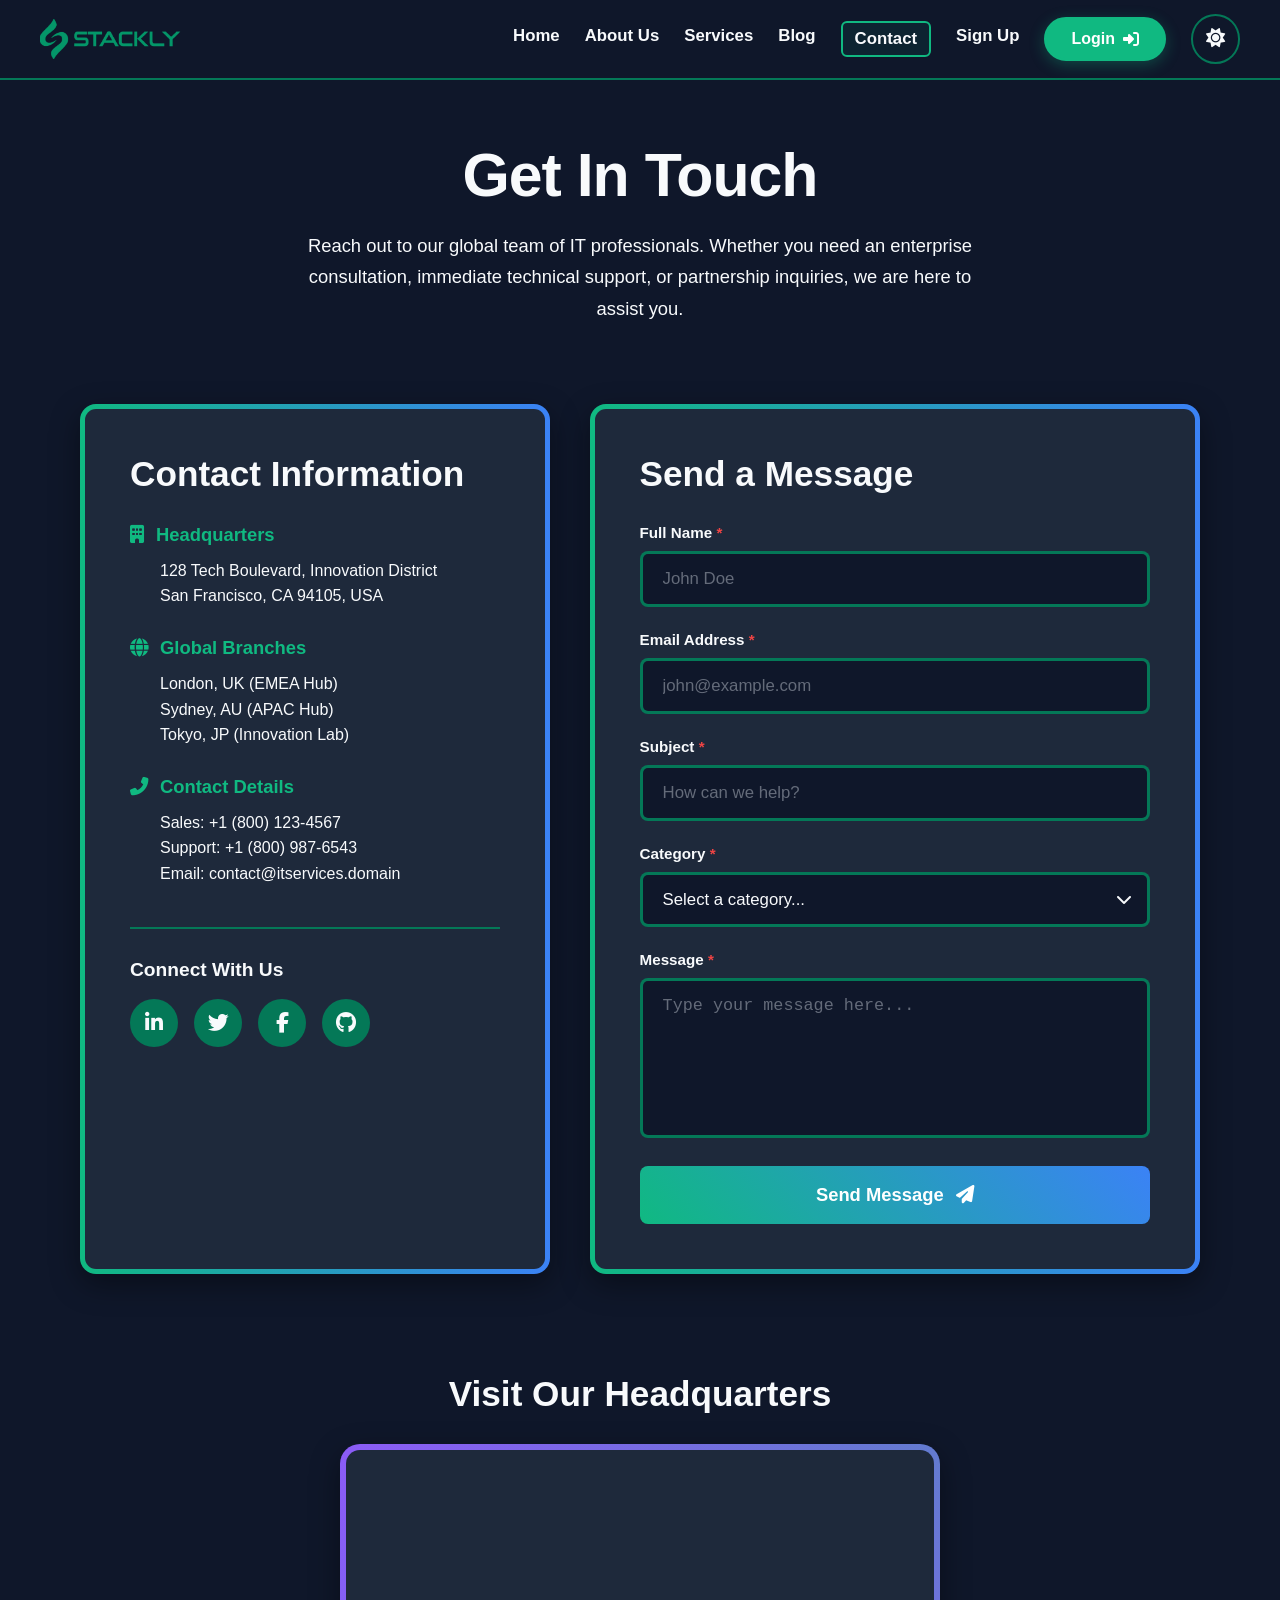
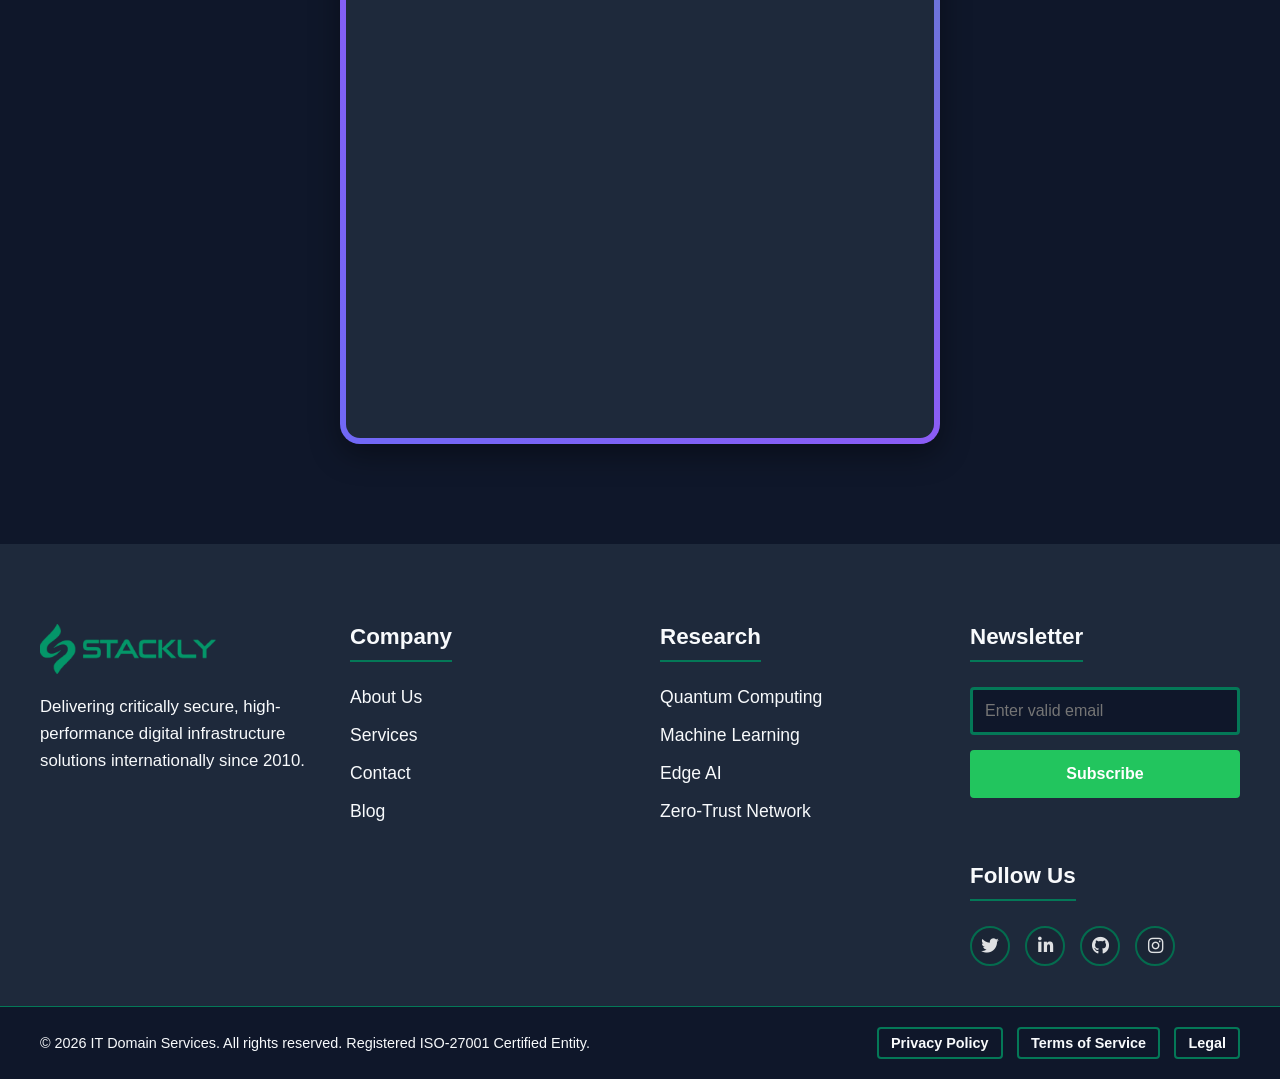
<file: pages/contact.html>
<!DOCTYPE html>
<html lang="en" data-theme="dark">
<head>
    <meta charset="UTF-8">
    <meta name="viewport" content="width=device-width, initial-scale=1.0">
    <title>Contact Us - IT Services Domain</title>
    <meta name="description" content="Get in touch with our IT experts. We have branches worldwide.">
    <link rel="stylesheet" href="../css/style.css">
    <link rel="stylesheet" href="../css/contact.css">
    <link rel="stylesheet" href="https://cdnjs.cloudflare.com/ajax/libs/font-awesome/6.4.0/css/all.min.css">
    <link rel="icon" href="data:image/svg+xml,<svg xmlns=%22http://www.w3.org/2000/svg%22 viewBox=%220 0 100 100%22><text y=%22.9em%22 font-size=%2290%22>💻</text></svg>">
    <script>
        const savedTheme = localStorage.getItem('theme') || 'dark';
        document.documentElement.setAttribute('data-theme', savedTheme);
    </script>
</head>
<body>

    <!-- Loader -->
    <div id="loader" class="loader">
        <img src="../assets/Home/Header/logo.webp" alt="IT Services Logo" class="site-logo-img loader-logo-img">
    </div>

    <!-- Scroll to Top -->
    <button id="scrollToTopBtn" aria-label="Scroll to top"><i class="fas fa-arrow-up"></i></button>

    <!-- Header -->
    <header class="header" id="header">
        <div class="header-container">
            <a href="../index.html" class="logo-link">
                <img src="../assets/Home/Header/logo.webp" alt="IT Services Logo" class="site-logo-img">
            </a>

            <!-- Desktop Nav -->
            <nav class="desktop-nav">
                <a href="../index.html" class="nav-link">Home</a>
                <a href="./about.html" class="nav-link">About Us</a>
                <a href="./services.html" class="nav-link">Services</a>
                <a href="./blog.html" class="nav-link">Blog</a>
                <a href="./contact.html" class="nav-link active-nav">Contact</a>
                <a href="./signup.html" class="nav-link">Sign Up</a>
                <a href="./login.html" class="btn-login">Login <i class="fas fa-sign-in-alt"></i></a>
                <button class="theme-switch" aria-label="Toggle theme"><i class="fas fa-sun"></i></button>
            </nav>

            <!-- Hamburger Button -->
            <button class="hamburger-btn" aria-label="Menu"><i class="fas fa-bars"></i></button>
        </div>
    </header>

    <!-- Hamburger Menu Overlay -->
    <div class="hamburger-overlay">
        <div class="hamburger-menu">
            <button class="hamburger-close" aria-label="Close menu"><i class="fas fa-times"></i></button>
            <div class="hamburger-header">
                <h2>Navigation Menu</h2>
                <div class="hamburger-line"></div>
            </div>
            <nav class="mobile-nav">
                <a href="../index.html" class="nav-link">Home</a>
                <a href="./about.html" class="nav-link">About Us</a>
                <a href="./services.html" class="nav-link">Services</a>
                <a href="./blog.html" class="nav-link">Blog</a>
                <a href="./contact.html" class="nav-link active-nav">Contact</a>
                <a href="./signup.html" class="nav-link">Sign Up</a>
                <a href="./login.html" class="btn-login mobile-login">Login <i class="fas fa-sign-in-alt"></i></a>
                <button class="theme-switch mobile-theme-switch" aria-label="Toggle theme"><i class="fas fa-sun"></i></button>
            </nav>
        </div>
    </div>

    <!-- Section 1: Intro Header -->
    <section class="section cnt-header-section fade-element">
        <div class="container cnt-header-container">
            <h1 class="cnt-title">Get In Touch</h1>
            <p class="cnt-desc">Reach out to our global team of IT professionals. Whether you need an enterprise consultation, immediate technical support, or partnership inquiries, we are here to assist you.</p>
        </div>
    </section>

    <!-- Section 2: Contact Information & Form -->
    <section class="section cnt-main-section fade-element">
        <div class="container cnt-main-grid">
            
            <!-- Expanded Contact Details Box -->
            <div class="cnt-info-box anim-border-box">
                <h2>Contact Information</h2>
                
                <div class="cnt-info-item">
                    <h3><i class="fas fa-building"></i> Headquarters</h3>
                    <p>128 Tech Boulevard, Innovation District<br>San Francisco, CA 94105, USA</p>
                </div>
                
                <div class="cnt-info-item">
                    <h3><i class="fas fa-globe"></i> Global Branches</h3>
                    <p>London, UK (EMEA Hub)<br>Sydney, AU (APAC Hub)<br>Tokyo, JP (Innovation Lab)</p>
                </div>
                
                <div class="cnt-info-item">
                    <h3><i class="fas fa-phone-alt"></i> Contact Details</h3>
                    <p>Sales: +1 (800) 123-4567<br>Support: +1 (800) 987-6543<br>Email: contact@itservices.domain</p>
                </div>

                <div class="cnt-social">
                    <h3>Connect With Us</h3>
                    <div class="cnt-social-links">
                        <a href="./error.html" aria-label="LinkedIn"><i class="fab fa-linkedin-in"></i></a>
                        <a href="./error.html" aria-label="Twitter"><i class="fab fa-twitter"></i></a>
                        <a href="./error.html" aria-label="Facebook"><i class="fab fa-facebook-f"></i></a>
                        <a href="./error.html" aria-label="GitHub"><i class="fab fa-github"></i></a>
                    </div>
                </div>
            </div>

            <!-- Contact Form Box -->
            <div class="cnt-form-box anim-border-box">
                <h2>Send a Message</h2>
                <form id="contactForm" class="cnt-form" novalidate>
                    
                    <div class="cnt-form-group">
                        <label for="cntName">Full Name <span class="req">*</span></label>
                        <input type="text" id="cntName" class="cnt-form-control" placeholder="John Doe" required pattern="^[a-zA-Z\s]+$">
                        <div class="cnt-form-error" id="nameError">Please enter a valid name (characters only).</div>
                    </div>
                    
                    <div class="cnt-form-group">
                        <label for="cntEmail">Email Address <span class="req">*</span></label>
                        <input type="email" id="cntEmail" class="cnt-form-control" placeholder="john@example.com" required>
                        <div class="cnt-form-error" id="emailError">Please enter a valid email address.</div>
                    </div>

                    <div class="cnt-form-group">
                        <label for="cntSubject">Subject <span class="req">*</span></label>
                        <input type="text" id="cntSubject" class="cnt-form-control" placeholder="How can we help?" required>
                        <div class="cnt-form-error" id="subjectError">This field is required.</div>
                    </div>

                    <div class="cnt-form-group">
                        <label for="cntCategory">Category <span class="req">*</span></label>
                        <div class="cnt-select-wrap">
                            <select id="cntCategory" class="cnt-form-control" required>
                                <option value="" disabled selected>Select a category...</option>
                                <option value="sales">Sales Inquiry</option>
                                <option value="support">Technical Support</option>
                                <option value="partnership">Partnership</option>
                                <option value="other">Other</option>
                            </select>
                            <i class="fas fa-chevron-down select-icon"></i>
                        </div>
                        <div class="cnt-form-error" id="categoryError">Please select a category.</div>
                    </div>

                    <div class="cnt-form-group">
                        <label for="cntMessage">Message <span class="req">*</span></label>
                        <textarea id="cntMessage" class="cnt-form-control" placeholder="Type your message here..." required></textarea>
                        <div class="cnt-form-error" id="messageError">Message cannot be empty.</div>
                    </div>

                    <button type="submit" class="cnt-submit-btn">Send Message <i class="fas fa-paper-plane"></i></button>
                    
                </form>
            </div>
        </div>
    </section>

    <!-- Section 3: Interactive Location Map -->
    <section class="section cnt-map-sec fade-element">
        <div class="container cnt-map-container">
            <h2 class="cnt-map-title">Visit Our Headquarters</h2>
            <!-- Link wrapped around an iframe to maintain exact layout and handle clicks to external site -->
            <a href="https://maps.app.goo.gl/ANaiLkdNrzRgU68o7" target="_blank" class="cnt-map-wrapper anim-border-box" aria-label="Open location in Google Maps">
                <!-- Iframe pointer-events are disabled in CSS so the click opens the anchor link -->
                <iframe src="https://www.google.com/maps/embed?pb=!1m18!1m12!1m3!1d3907.618641947291!2d78.17140487584102!3d11.682961842037747!2m3!1f0!2f0!3f0!3m2!1i1024!2i768!4f13.1!3m3!1m2!1s0x3babefef7fd970bb%3A0xe11aef1a71994f9!2sStackly!5e0!3m2!1sen!2sin!4v1711291243123!5m2!1sen!2sin" class="cnt-map-frame" allowfullscreen="" loading="lazy" referrerpolicy="no-referrer-when-downgrade"></iframe>
                <div class="cnt-map-overlay">
                    <span class="cnt-map-btn"><i class="fas fa-map-marker-alt"></i> Direct Me to Map Location</span>
                </div>
            </a>
        </div>
    </section>

    <!-- Footer -->
    <footer class="footer fade-element">
        <div class="container footer-container">
            <div class="footer-col col-1">
                <img src="../assets/Home/Header/logo.webp" alt="IT Services Logo" class="site-logo-img footer-logo-img">
                <p>Delivering critically secure, high-performance digital infrastructure solutions internationally since 2010.</p>
            </div>

            <div class="footer-col col-2">
                <h3>Company</h3>
                <ul>
                    <li><a href="./about.html">About Us</a></li>
                    <li><a href="./services.html">Services</a></li>
                    <li><a href="./contact.html">Contact</a></li>
                    <li><a href="./blog.html">Blog</a></li>
                </ul>
            </div>

            <div class="footer-col col-3">
                <h3>Research</h3>
                <ul>
                    <li><a href="./error.html">Quantum Computing</a></li>
                    <li><a href="./error.html">Machine Learning</a></li>
                    <li><a href="./error.html">Edge AI</a></li>
                    <li><a href="./error.html">Zero-Trust Network</a></li>
                </ul>
            </div>

            <div class="footer-col col-4">
                <h3>Newsletter</h3>
                <form id="foot-newsletter-form" class="newsletter-form" novalidate>
                    <input type="email" id="footEmailInput" placeholder="Enter valid email" required>
                    <button type="submit" class="btn btn-subscribe">Subscribe</button>
                    <p class="error-msg" id="foot-form-error"></p>
                </form>
                <div class="social-block">
                    <h3>Follow Us</h3>
                    <div class="social-links">
                        <a href="./error.html"><i class="fab fa-twitter"></i></a>
                        <a href="./error.html"><i class="fab fa-linkedin-in"></i></a>
                        <a href="./error.html"><i class="fab fa-github"></i></a>
                        <a href="./error.html"><i class="fab fa-instagram"></i></a>
                    </div>
                </div>
            </div>
        </div>
    </footer>

    <!-- Mini Footer -->
    <div class="mini-footer">
        <div class="container mini-footer-container">
            <div class="copyrights">
                <p>&copy; 2026 IT Domain Services. All rights reserved. Registered ISO-27001 Certified Entity.</p>
            </div>
            <div class="mini-footer-links">
                <a href="./error.html" class="btn btn-sm">Privacy Policy</a>
                <a href="./error.html" class="btn btn-sm">Terms of Service</a>
                <a href="./error.html" class="btn btn-sm">Legal</a>
            </div>
        </div>
    </div>

    <!-- Scripts -->
    <script>
        document.addEventListener('DOMContentLoaded', () => {

            // Loader
            const loader = document.getElementById('loader');
            if (loader) { setTimeout(() => loader.classList.add('hidden'), 300); }
            window.addEventListener('pageshow', (e) => {
                if (e.persisted && loader) loader.classList.add('hidden');
                const t = localStorage.getItem('theme');
                const htmlElem = document.documentElement;
                if (t && htmlElem) {
                    htmlElem.setAttribute('data-theme', t);
                    if (typeof updateIcons === 'function') updateIcons(t);
                }
            });

            window.addEventListener('storage', (e) => {
                if (e.key === 'theme') {
                    const htmlElem = document.documentElement;
                    if (htmlElem) {
                        htmlElem.setAttribute('data-theme', e.newValue);
                        if (typeof updateIcons === 'function') updateIcons(e.newValue);
                    }
                }
            });
            window.addEventListener('beforeunload', () => { if (loader) loader.classList.remove('hidden'); });

            // Ensure internal links trigger loader
            const allLinks = document.querySelectorAll('a[href]:not([target="_blank"])');
            allLinks.forEach(link => {
                link.addEventListener('click', () => {
                    const href = link.getAttribute('href');
                    if (href && !href.startsWith('#') && !href.startsWith('javascript:')) {
                        if (loader) loader.classList.remove('hidden');
                    }
                });
            });

            // Theme Toggle
            const themeSwitches = document.querySelectorAll('.theme-switch');
            const htmlEl = document.documentElement;
            function updateIcons(theme) {
                themeSwitches.forEach(btn => {
                    btn.innerHTML = theme === 'dark' ? '<i class="fas fa-sun"></i>' : '<i class="fas fa-moon"></i>';
                });
            }
            updateIcons(htmlEl.getAttribute('data-theme'));
            function toggleTheme() {
                const next = htmlEl.getAttribute('data-theme') === 'light' ? 'dark' : 'light';
                htmlEl.setAttribute('data-theme', next);
                localStorage.setItem('theme', next);
                updateIcons(next);
            }
            themeSwitches.forEach(btn => btn.addEventListener('click', toggleTheme));

            // Hamburger Menu
            const hamburgerBtn = document.querySelector('.hamburger-btn');
            const hamburgerOverlay = document.querySelector('.hamburger-overlay');
            const hamburgerClose = document.querySelector('.hamburger-close');
            if (hamburgerBtn && hamburgerOverlay && hamburgerClose) {
                hamburgerBtn.addEventListener('click', () => hamburgerOverlay.classList.add('active'));
                hamburgerClose.addEventListener('click', () => hamburgerOverlay.classList.remove('active'));
                hamburgerOverlay.addEventListener('click', (e) => {
                    if (e.target === hamburgerOverlay) hamburgerOverlay.classList.remove('active');
                });
            }

            // Scroll To Top
            const scrollBtn = document.getElementById('scrollToTopBtn');
            window.addEventListener('scroll', () => {
                if (window.scrollY > 300) scrollBtn.classList.add('visible');
                else scrollBtn.classList.remove('visible');
            });
            scrollBtn.addEventListener('click', () => window.scrollTo({ top: 0, behavior: 'smooth' }));

            // Fade Animations (Intersection Observer)
            const fadeElements = document.querySelectorAll('.fade-element');
            const fadeObserver = new IntersectionObserver((entries, observer) => {
                entries.forEach(entry => {
                    if (entry.isIntersecting) {
                        entry.target.classList.add('visible');
                        observer.unobserve(entry.target);
                    }
                });
            }, { rootMargin: '0px 0px -100px 0px' });
            fadeElements.forEach(el => fadeObserver.observe(el));

            // Numbers Countup (If any existed on page, boilerplate from index)
            const counters = document.querySelectorAll('.counter');
            const counterObserver = new IntersectionObserver((entries, observer) => {
                entries.forEach(entry => {
                    if (entry.isIntersecting) {
                        const el = entry.target;
                        const target = +el.getAttribute('data-target');
                        const speed = 2000;
                        const inc = target / (speed / 16);
                        let cur = 0;
                        const updateCount = () => {
                            cur += inc;
                            if (cur < target) {
                                el.innerText = Math.ceil(cur);
                                requestAnimationFrame(updateCount);
                            } else {
                                el.innerText = target.toLocaleString();
                            }
                        };
                        updateCount();
                        observer.unobserve(el);
                    }
                });
            }, { rootMargin: '0px 0px -50px 0px' });
            counters.forEach(c => counterObserver.observe(c));

            // Validations
            const cntName = document.getElementById('cntName');
            const cntEmail = document.getElementById('cntEmail');
            const cntSubject = document.getElementById('cntSubject');
            const cntCategory = document.getElementById('cntCategory');
            const cntMessage = document.getElementById('cntMessage');
            const contactForm = document.getElementById('contactForm');

            // 1. Name: only allow characters and spaces
            cntName.addEventListener('input', function() {
                this.value = this.value.replace(/[^a-zA-Z\s]/g, '');
            });

            // Handle Contact Form Submission
            if (contactForm) {
                contactForm.addEventListener('submit', function(e) {
                    e.preventDefault();
                    let isValid = true;

                    // Name validation
                    if (!cntName.value.trim() || !/^[a-zA-Z\s]+$/.test(cntName.value)) {
                        document.getElementById('nameError').style.display = 'block';
                        cntName.style.borderColor = '#ef4444';
                        isValid = false;
                    } else {
                        document.getElementById('nameError').style.display = 'none';
                        cntName.style.borderColor = 'transparent';
                    }

                    // Email validation
                    const emailRe = /^[^\s@]+@[^\s@]+\.[^\s@]+$/;
                    if (!cntEmail.value.trim() || !emailRe.test(cntEmail.value)) {
                        document.getElementById('emailError').style.display = 'block';
                        cntEmail.style.borderColor = '#ef4444';
                        isValid = false;
                    } else {
                        document.getElementById('emailError').style.display = 'none';
                        cntEmail.style.borderColor = 'transparent';
                    }

                    // Subject validation
                    if (!cntSubject.value.trim()) {
                        document.getElementById('subjectError').style.display = 'block';
                        cntSubject.style.borderColor = '#ef4444';
                        isValid = false;
                    } else {
                        document.getElementById('subjectError').style.display = 'none';
                        cntSubject.style.borderColor = 'transparent';
                    }

                    // Category validation
                    if (!cntCategory.value) {
                        document.getElementById('categoryError').style.display = 'block';
                        cntCategory.style.borderColor = '#ef4444';
                        isValid = false;
                    } else {
                        document.getElementById('categoryError').style.display = 'none';
                        cntCategory.style.borderColor = 'transparent';
                    }

                    // Message validation
                    if (!cntMessage.value.trim()) {
                        document.getElementById('messageError').style.display = 'block';
                        cntMessage.style.borderColor = '#ef4444';
                        isValid = false;
                    } else {
                        document.getElementById('messageError').style.display = 'none';
                        cntMessage.style.borderColor = 'transparent';
                    }

                    if (isValid) {
                        // Navigate to error page on success as requested
                        window.location.href = './error.html';
                    }
                });
            }

            // Footer Newsletter Form
            const footForm = document.getElementById('foot-newsletter-form');
            if (footForm) {
                footForm.addEventListener('submit', (e) => {
                    e.preventDefault();
                    const emailInput = document.getElementById('footEmailInput');
                    const errorMsg = document.getElementById('foot-form-error');
                    const email = emailInput.value.trim();
                    const re = /^[^\s@]+@[^\s@]+\.[^\s@]+$/;
                    if (!re.test(email)) {
                        errorMsg.innerText = 'Please enter a valid email address.';
                        emailInput.style.borderColor = 'red';
                    } else {
                        errorMsg.innerText = '';
                        emailInput.style.borderColor = 'var(--border-color)';
                        window.location.href = './error.html';
                    }
                });
            }

        });
    </script>
</body>
</html>
</file>
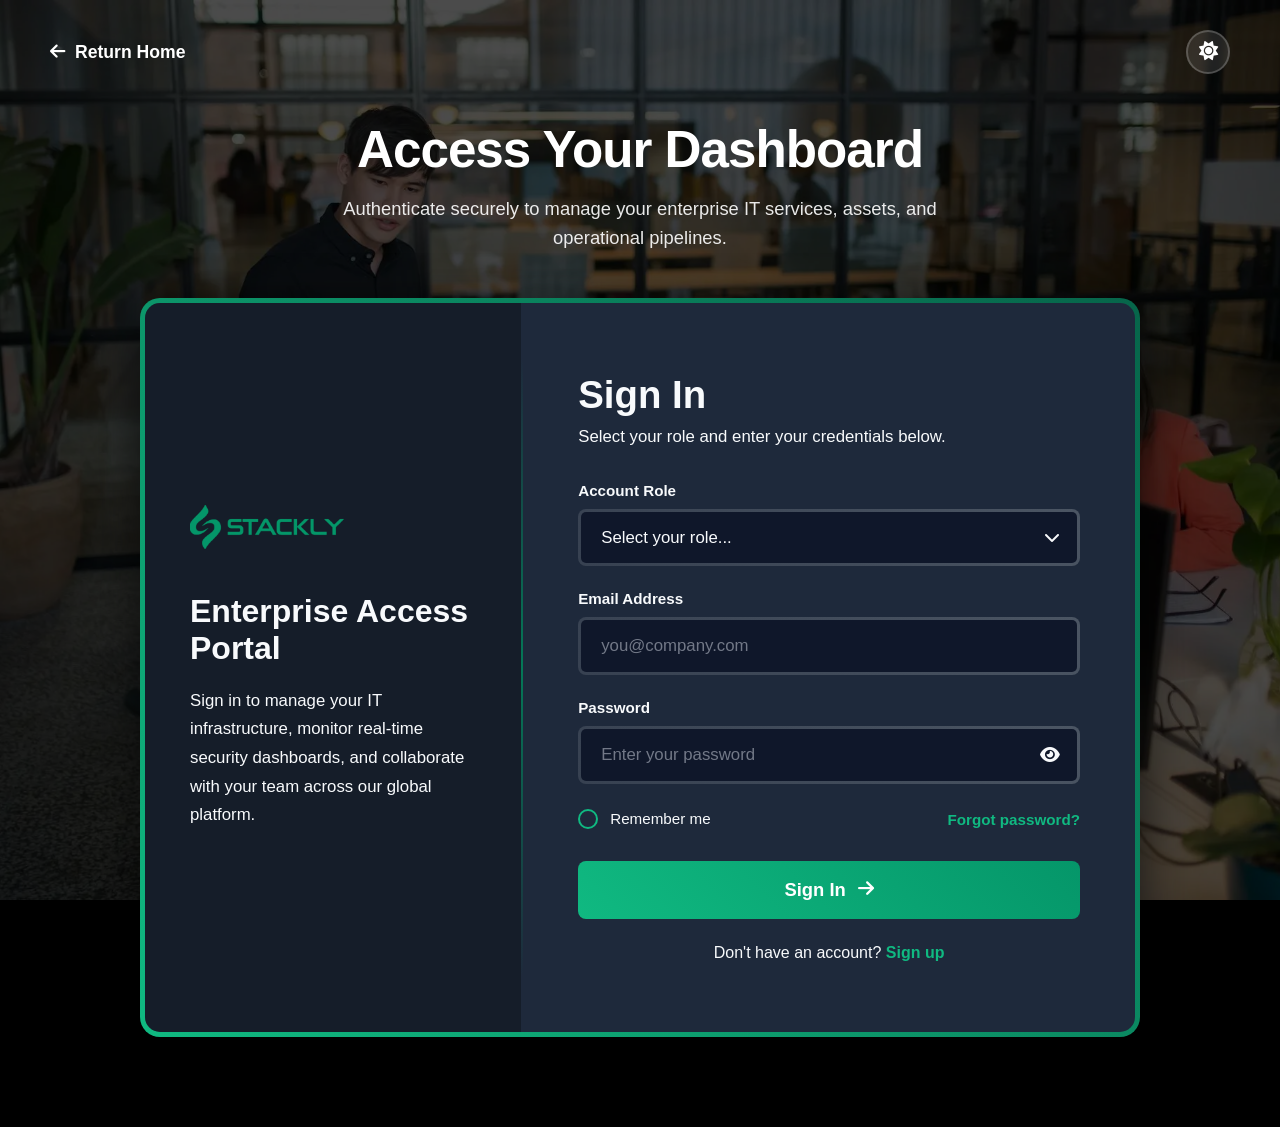
<file: pages/login.html>
<!DOCTYPE html>
<html lang="en" data-theme="dark">
<head>
    <meta charset="UTF-8">
    <meta name="viewport" content="width=device-width, initial-scale=1.0">
    <title>Login - IT Services Domain</title>
    <meta name="description" content="Login to access your IT Services enterprise dashboard.">
    <link rel="stylesheet" href="../css/style.css">
    <link rel="stylesheet" href="../css/login.css">
    <link rel="stylesheet" href="https://cdnjs.cloudflare.com/ajax/libs/font-awesome/6.4.0/css/all.min.css">
    <link rel="icon" href="data:image/svg+xml,<svg xmlns=%22http://www.w3.org/2000/svg%22 viewBox=%220 0 100 100%22><text y=%22.9em%22 font-size=%2290%22>💻</text></svg>">
    <script>
        const savedTheme = localStorage.getItem('theme') || 'dark';
        document.documentElement.setAttribute('data-theme', savedTheme);
    </script>
</head>
<body class="lg-body">

    <div class="lg-bg-layer"></div>

    <div id="loader" class="loader">
        <img src="../assets/Home/Header/logo.webp" alt="IT Services Logo" class="site-logo-img loader-logo-img">
    </div>

    <button id="scrollToTopBtn" aria-label="Scroll to top"><i class="fas fa-arrow-up"></i></button>

    <div class="lg-top-nav">
        <a href="../index.html" class="lg-return-btn"><i class="fas fa-arrow-left"></i> Return Home</a>
        <button class="theme-switch lg-theme-btn" aria-label="Toggle theme"><i class="fas fa-sun"></i></button>
    </div>

    <section class="lg-wrapper fade-element">
        <div class="lg-page-intro">
            <h1 class="lg-page-title">Access Your Dashboard</h1>
            <p class="lg-page-desc">Authenticate securely to manage your enterprise IT services, assets, and operational pipelines.</p>
        </div>

        <div class="lg-container">

            <!-- Left Column: Branding -->
            <div class="lg-left">
                <a href="../index.html" class="lg-logo-link">
                    <img src="../assets/Home/Header/logo.webp" alt="Stackly Logo" class="lg-logo">
                </a>
                <div class="lg-left-content">
                    <h3>Enterprise Access Portal</h3>
                    <p>Sign in to manage your IT infrastructure, monitor real-time security dashboards, and collaborate with your team across our global platform.</p>
                </div>
            </div>

            <!-- Vertical Separator -->
            <div class="lg-divider">
                <div class="lg-divider-line"></div>
            </div>

            <!-- Right Column: Form -->
            <div class="lg-right">
                <div class="lg-right-header">
                    <h2>Sign In</h2>
                    <p>Select your role and enter your credentials below.</p>
                </div>

                <form id="loginForm" class="lg-form" novalidate>

                    <div class="lg-form-group">
                        <label for="lgRole">Account Role</label>
                        <div class="lg-select-wrap">
                            <select id="lgRole" class="lg-form-control lg-input-border" required autocomplete="off">
                                <option value="" disabled selected>Select your role...</option>
                                <option value="administrator">Administrator</option>
                                <option value="client">Client</option>
                            </select>
                            <i class="fas fa-chevron-down lg-select-icon"></i>
                        </div>
                        <div class="lg-error" id="errRole">Please select your account role.</div>
                    </div>

                    <div class="lg-form-group">
                        <label for="lgEmail">Email Address</label>
                        <input type="email" id="lgEmail" class="lg-form-control lg-input-border" placeholder="you@company.com" required autocomplete="email">
                        <div class="lg-error" id="errEmail">Please enter a valid email address.</div>
                    </div>

                    <div class="lg-form-group">
                        <label for="lgPassword">Password</label>
                        <div class="lg-pwd-wrap">
                            <input type="password" id="lgPassword" class="lg-form-control lg-input-border" placeholder="Enter your password" required autocomplete="current-password">
                            <button type="button" class="lg-eye-btn" id="lgEyePass" aria-label="Toggle password visibility"><i class="fas fa-eye"></i></button>
                        </div>
                        <div class="lg-error" id="errPassword">Password cannot be empty.</div>
                    </div>

                    <div class="lg-form-row-split">
                        <!-- Remember Me -->
                        <div class="lg-remember-wrap">
                            <input type="radio" id="lgRemember" name="rememberGroup" value="yes" class="lg-real-radio" autocomplete="off">
                            <label for="lgRemember" class="lg-radio-label" aria-hidden="true">
                                <span class="lg-custom-radio" id="lgCustomRadio"></span>
                            </label>
                            <span class="lg-remember-text">Remember me</span>
                        </div>

                        <!-- Forgot Password -->
                        <a href="./error.html" class="lg-forgot-link">Forgot password?</a>
                    </div>

                    <button type="submit" class="lg-submit-btn">Sign In <i class="fas fa-arrow-right"></i></button>

                    <p class="lg-signup-link">Don't have an account? <a href="./signup.html">Sign up</a></p>

                </form>
            </div>
        </div>
    </section>

    <script>
        document.addEventListener('DOMContentLoaded', () => {

            // Loader
            const loader = document.getElementById('loader');
            if (loader) { setTimeout(() => loader.classList.add('hidden'), 300); }
            window.addEventListener('pageshow', (e) => {
                if (e.persisted && loader) loader.classList.add('hidden');
                const t = localStorage.getItem('theme');
                const htmlElem = document.documentElement;
                if (t && htmlElem) {
                    htmlElem.setAttribute('data-theme', t);
                    if (typeof updateIcons === 'function') updateIcons(t);
                }
            });

            window.addEventListener('storage', (e) => {
                if (e.key === 'theme') {
                    const htmlElem = document.documentElement;
                    if (htmlElem) {
                        htmlElem.setAttribute('data-theme', e.newValue);
                        if (typeof updateIcons === 'function') updateIcons(e.newValue);
                    }
                }
            });
            window.addEventListener('beforeunload', () => { if (loader) loader.classList.remove('hidden'); });

            document.querySelectorAll('a[href]:not([target="_blank"])').forEach(link => {
                link.addEventListener('click', () => {
                    const href = link.getAttribute('href');
                    if (href && !href.startsWith('#') && !href.startsWith('javascript:')) {
                        if (loader) loader.classList.remove('hidden');
                    }
                });
            });

            // Theme Toggle
            const themeBtn = document.querySelector('.theme-switch');
            const htmlEl = document.documentElement;
            function updateIcons(theme) {
                if (themeBtn) themeBtn.innerHTML = theme === 'dark' ? '<i class="fas fa-sun"></i>' : '<i class="fas fa-moon"></i>';
            }
            updateIcons(htmlEl.getAttribute('data-theme'));
            if (themeBtn) {
                themeBtn.addEventListener('click', () => {
                    const next = htmlEl.getAttribute('data-theme') === 'light' ? 'dark' : 'light';
                    htmlEl.setAttribute('data-theme', next);
                    localStorage.setItem('theme', next);
                    updateIcons(next);
                });
            }

            // Scroll To Top
            const scrollBtn = document.getElementById('scrollToTopBtn');
            window.addEventListener('scroll', () => {
                if (window.scrollY > 300) scrollBtn.classList.add('visible');
                else scrollBtn.classList.remove('visible');
            });
            scrollBtn.addEventListener('click', () => window.scrollTo({ top: 0, behavior: 'smooth' }));

            // Fade Animations
            document.querySelectorAll('.fade-element').forEach(el => {
                const ob = new IntersectionObserver((entries, obs) => {
                    entries.forEach(entry => {
                        if (entry.isIntersecting) { entry.target.classList.add('visible'); obs.unobserve(entry.target); }
                    });
                }, { rootMargin: '0px 0px -100px 0px' });
                ob.observe(el);
            });

            // Password Eye Toggle
            const lgPassword = document.getElementById('lgPassword');
            const lgEyePass = document.getElementById('lgEyePass');
            lgEyePass.addEventListener('click', () => {
                const type = lgPassword.getAttribute('type') === 'password' ? 'text' : 'password';
                lgPassword.setAttribute('type', type);
                lgEyePass.innerHTML = type === 'password' ? '<i class="fas fa-eye"></i>' : '<i class="fas fa-eye-slash"></i>';
            });

            // Custom Radio Toggle (Remember Me)
            const lgCustomRadio = document.getElementById('lgCustomRadio');
            const lgRememberInput = document.getElementById('lgRemember');
            document.querySelector('.lg-radio-label').addEventListener('click', () => {
                setTimeout(() => {
                    if (lgRememberInput.checked) lgCustomRadio.classList.add('lg-radio-checked');
                    else lgCustomRadio.classList.remove('lg-radio-checked');
                }, 10);
            });

            // Dark Theme Select Options
            const lgRole = document.getElementById('lgRole');

            // Form Validation & Submission
            const loginForm = document.getElementById('loginForm');
            const lgEmail = document.getElementById('lgEmail');

            if (loginForm) {
                loginForm.addEventListener('submit', function (e) {
                    e.preventDefault();
                    let isValid = true;

                    // Role
                    if (!lgRole.value) {
                        document.getElementById('errRole').style.display = 'block';
                        isValid = false;
                    } else {
                        document.getElementById('errRole').style.display = 'none';
                    }

                    // Email
                    const emailRe = /^[^\s@]+@[^\s@]+\.[^\s@]+$/;
                    if (!lgEmail.value.trim() || !emailRe.test(lgEmail.value)) {
                        document.getElementById('errEmail').style.display = 'block';
                        lgEmail.style.borderColor = '#ef4444';
                        isValid = false;
                    } else {
                        document.getElementById('errEmail').style.display = 'none';
                        lgEmail.style.borderColor = 'transparent';
                    }

                    // Password
                    const lgPasswordInput = document.getElementById('lgPassword');
                    if (!lgPasswordInput.value.trim()) {
                        document.getElementById('errPassword').style.display = 'block';
                        lgPasswordInput.style.borderColor = '#ef4444';
                        isValid = false;
                    } else {
                        document.getElementById('errPassword').style.display = 'none';
                        lgPasswordInput.style.borderColor = 'transparent';
                    }

                    if (isValid) {
                        // Store the email in localStorage so the dashboard can use it
                        localStorage.setItem('userEmail', lgEmail.value.trim());
                        localStorage.setItem('userRole', lgRole.value);

                        // Store remember preference
                        if (lgRememberInput.checked) {
                            localStorage.setItem('rememberEmail', lgEmail.value.trim());
                        }

                        if (loader) loader.classList.remove('hidden');

                        const destination = lgRole.value === 'administrator'
                            ? './adminDashboard.html'
                            : './clientDashboard.html';

                        setTimeout(() => { window.location.href = destination; }, 500);
                    }
                });
            }

            // Pre-fill remembered email on load
            const rememberedEmail = localStorage.getItem('rememberEmail');
            if (rememberedEmail) {
                document.getElementById('lgEmail').value = rememberedEmail;
                lgCustomRadio.classList.add('lg-radio-checked');
                lgRememberInput.checked = true;
            }

        });
    </script>
</body>
</html>
</file>
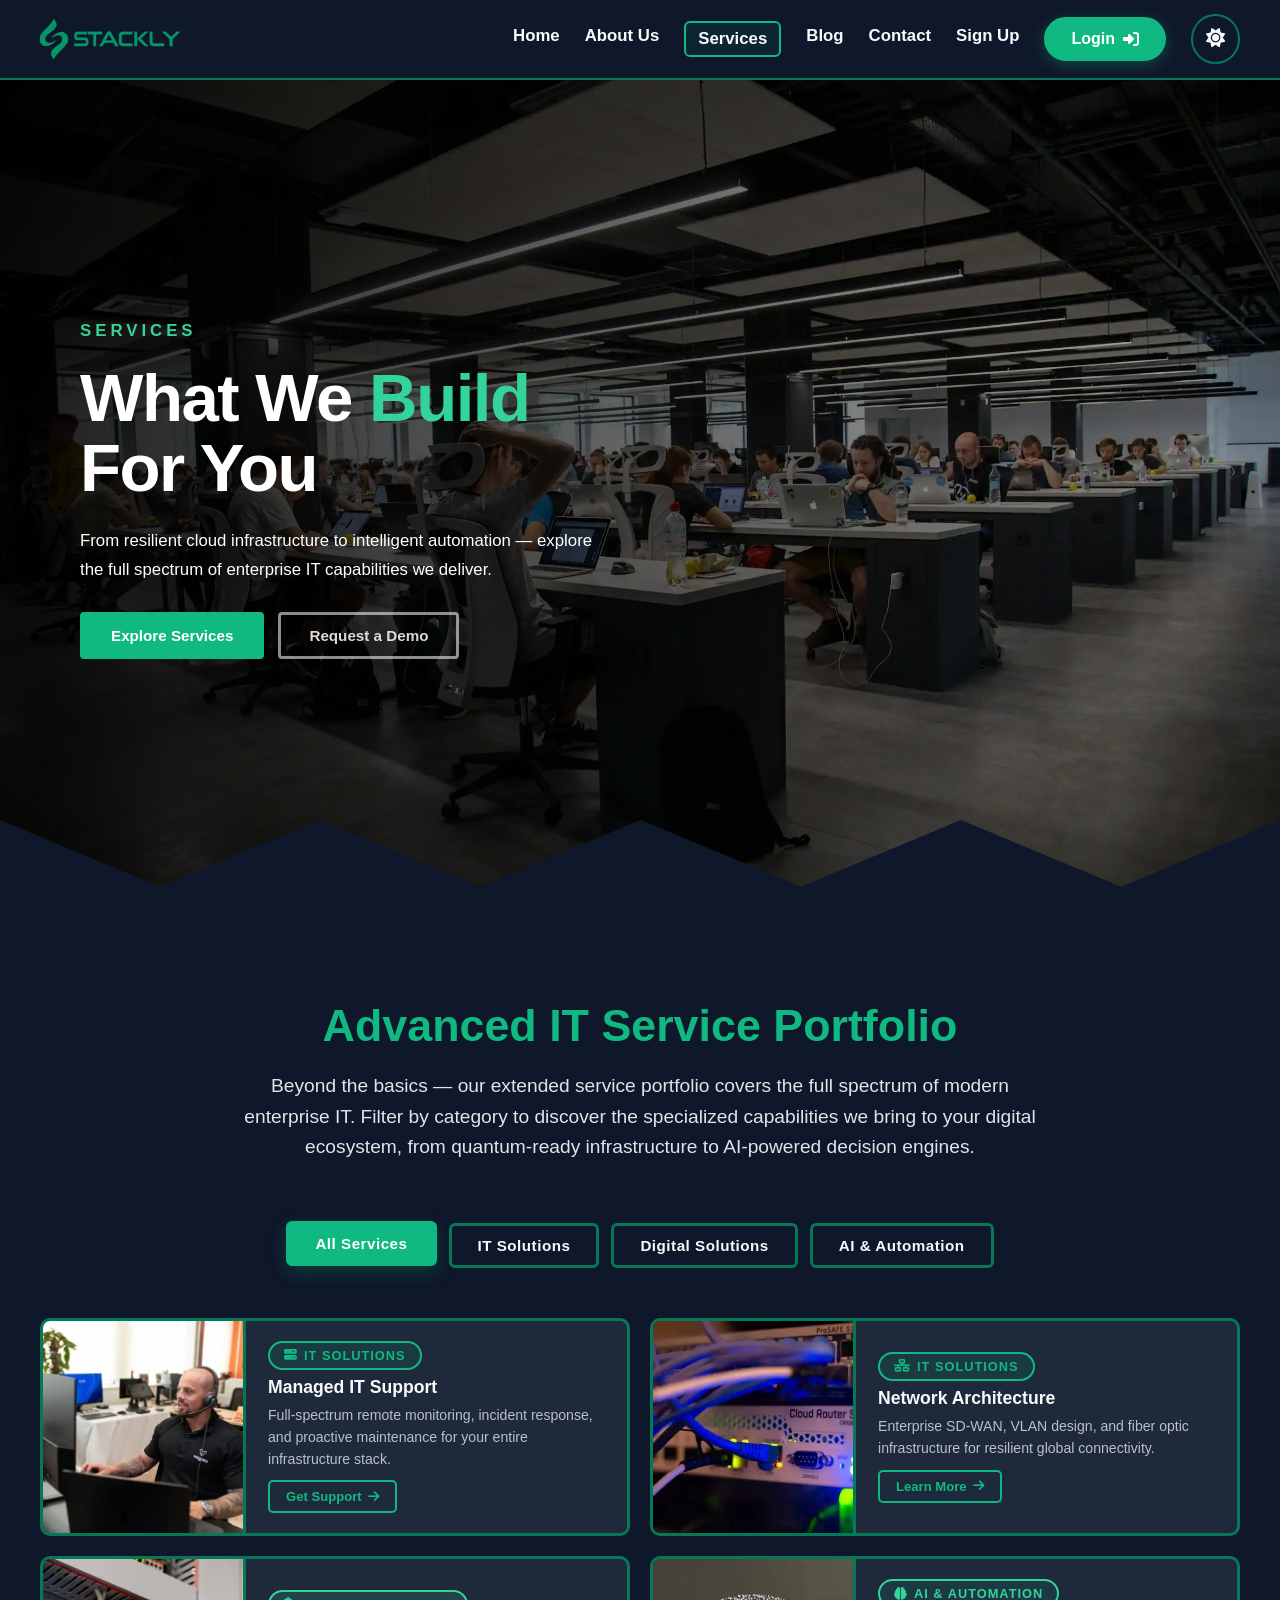
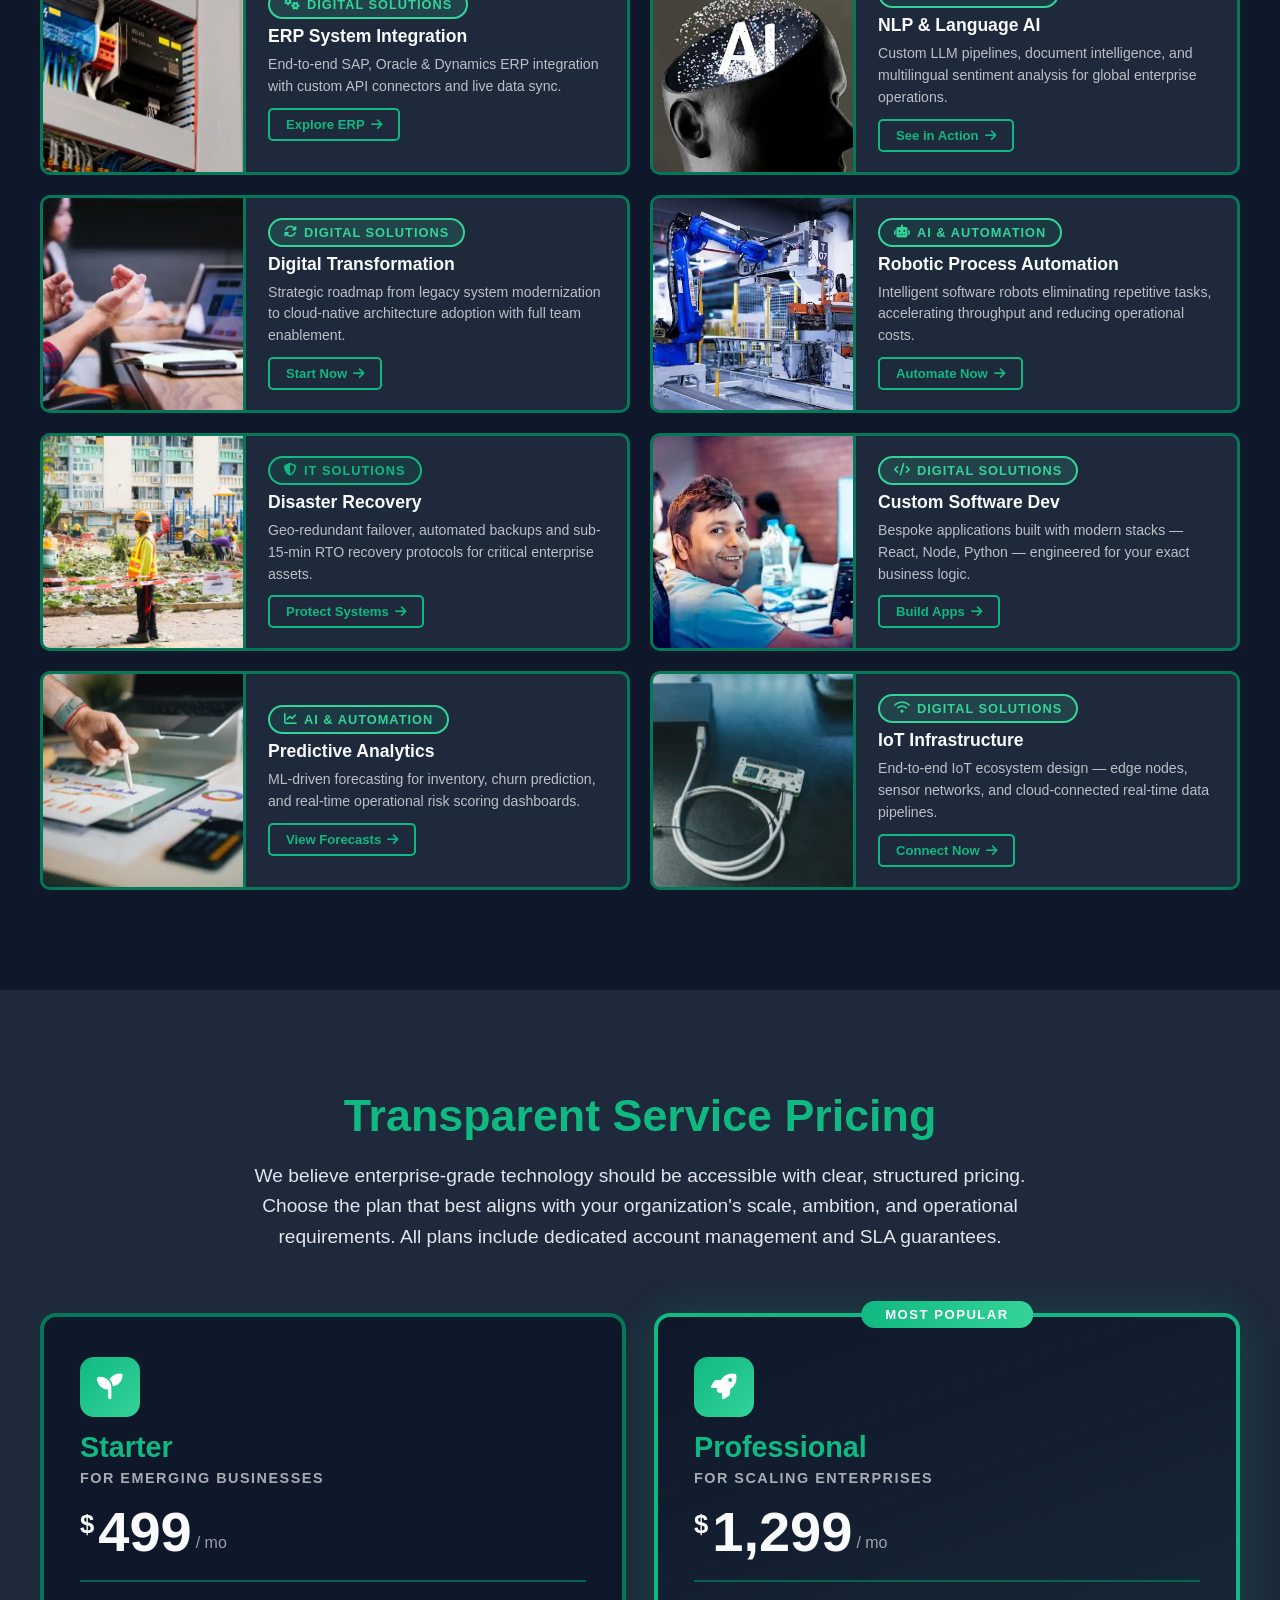
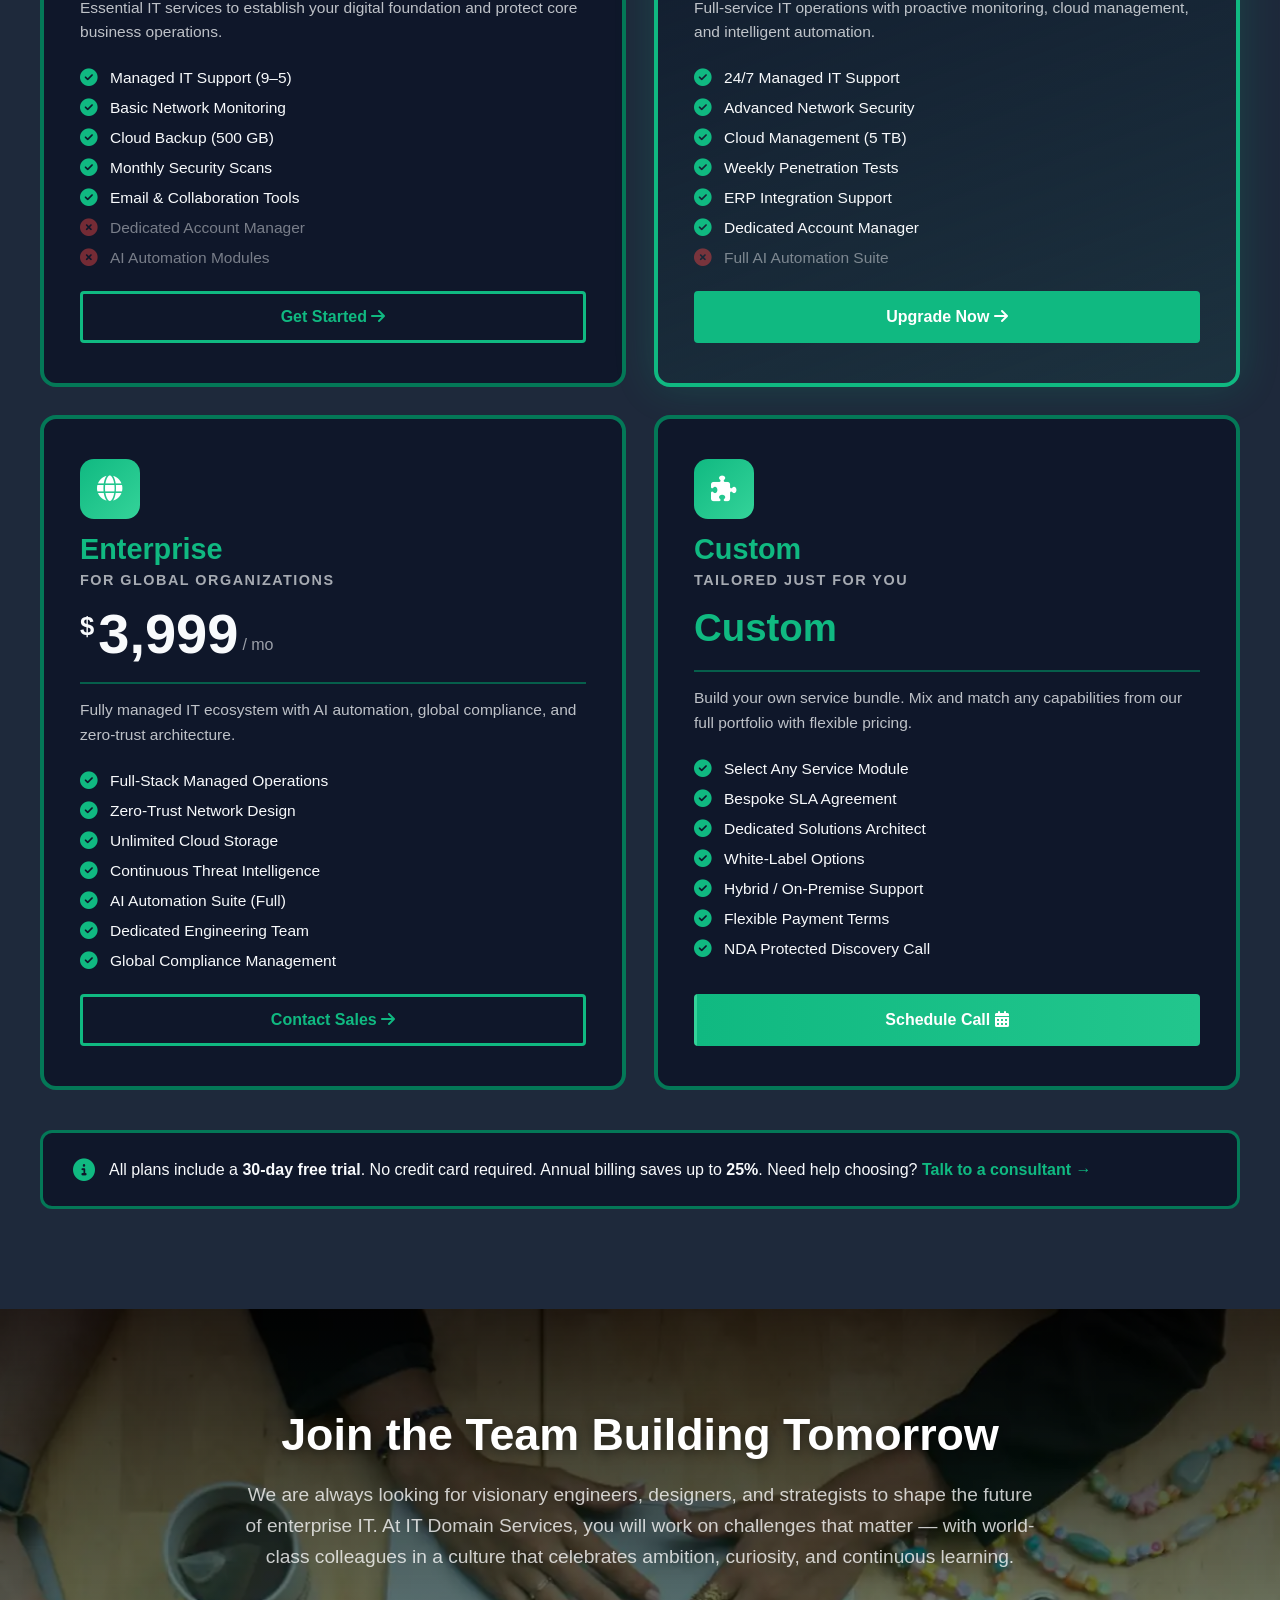
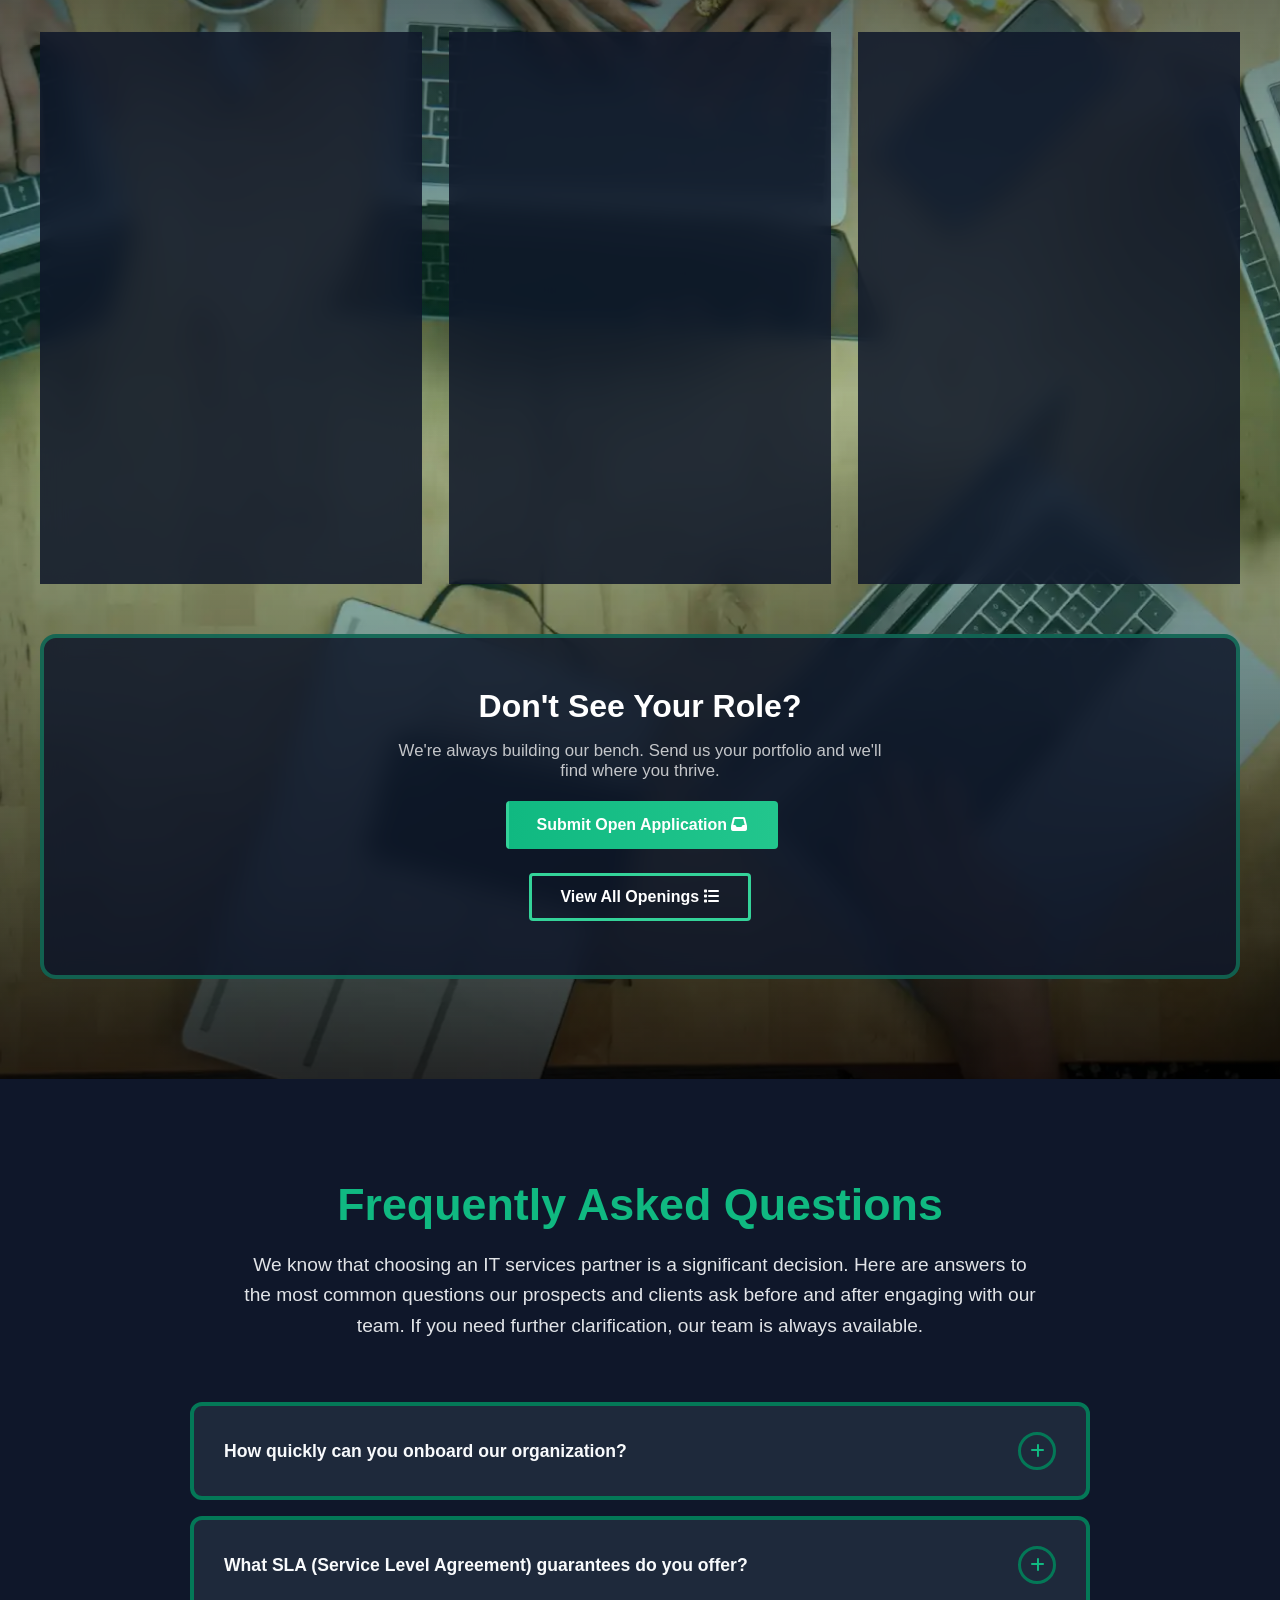
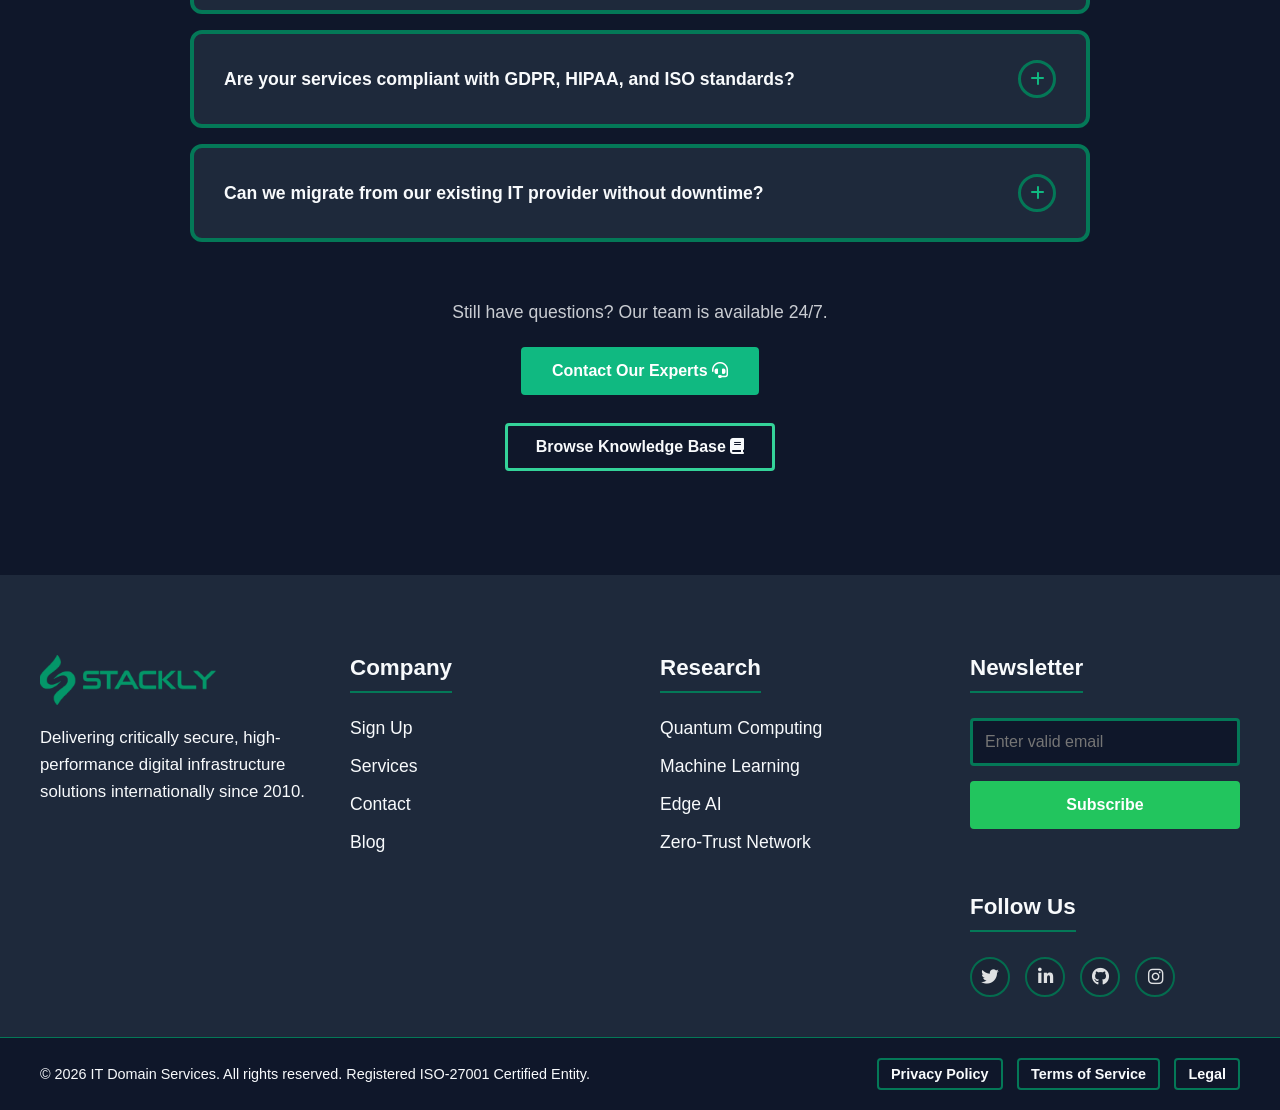
<file: pages/services.html>
<!DOCTYPE html>
<html lang="en" data-theme="dark">
<head>
    <meta charset="UTF-8">
    <meta name="viewport" content="width=device-width, initial-scale=1.0">
    <title>Services - IT Services Domain</title>
    <meta name="description" content="Explore our comprehensive IT services including cloud solutions, AI integration, cybersecurity, and digital transformation tailored for modern enterprises.">
    <link rel="stylesheet" href="../css/style.css">
    <link rel="stylesheet" href="../css/services.css">
    <link rel="stylesheet" href="https://cdnjs.cloudflare.com/ajax/libs/font-awesome/6.4.0/css/all.min.css">
    <link rel="icon" href="data:image/svg+xml,<svg xmlns=%22http://www.w3.org/2000/svg%22 viewBox=%220 0 100 100%22><text y=%22.9em%22 font-size=%2290%22>💻</text></svg>">
    <script>
        const savedTheme = localStorage.getItem('theme') || 'dark';
        document.documentElement.setAttribute('data-theme', savedTheme);
    </script>
</head>
<body>

    <!-- Loader -->
    <div id="loader" class="loader">
        <img src="../assets/Home/Header/logo.webp" alt="IT Services Logo" class="site-logo-img loader-logo-img">
    </div>

    <!-- Scroll to Top -->
    <button id="scrollToTopBtn" aria-label="Scroll to top"><i class="fas fa-arrow-up"></i></button>

    <!-- Header -->
    <header class="header" id="header">
        <div class="header-container">
            <a href="../index.html" class="logo-link">
                <img src="../assets/Home/Header/logo.webp" alt="IT Services Logo" class="site-logo-img">
            </a>

            <!-- Desktop Nav -->
            <nav class="desktop-nav">
                <a href="../index.html" class="nav-link">Home</a>
                <a href="./about.html" class="nav-link">About Us</a>
                <a href="./services.html" class="nav-link active-nav">Services</a>
                <a href="./blog.html" class="nav-link">Blog</a>
                <a href="./contact.html" class="nav-link">Contact</a>
                <a href="./signup.html" class="nav-link">Sign Up</a>
                <a href="./login.html" class="btn-login">Login <i class="fas fa-sign-in-alt"></i></a>
                <button class="theme-switch" aria-label="Toggle theme"><i class="fas fa-sun"></i></button>
            </nav>

            <!-- Hamburger Button -->
            <button class="hamburger-btn" aria-label="Menu"><i class="fas fa-bars"></i></button>
        </div>
    </header>

    <!-- Hamburger Menu Overlay -->
    <div class="hamburger-overlay">
        <div class="hamburger-menu">
            <button class="hamburger-close" aria-label="Close menu"><i class="fas fa-times"></i></button>
            <div class="hamburger-header">
                <h2>Navigation Menu</h2>
                <div class="hamburger-line"></div>
            </div>
            <nav class="mobile-nav">
                <a href="../index.html" class="nav-link">Home</a>
                <a href="./about.html" class="nav-link">About Us</a>
                <a href="./services.html" class="nav-link active-nav">Services</a>
                <a href="./blog.html" class="nav-link">Blog</a>
                <a href="./contact.html" class="nav-link">Contact</a>
                <a href="./signup.html" class="nav-link">Sign Up</a>
                <a href="./login.html" class="btn-login mobile-login">Login <i class="fas fa-sign-in-alt"></i></a>
                <button class="theme-switch mobile-theme-switch" aria-label="Toggle theme"><i class="fas fa-sun"></i></button>
            </nav>
        </div>
    </div>

    <!-- Section 1: Hero -->
    <section class="svc-hero-section" id="svc-hero">
        <div class="svc-hero-carousel" id="svcHeroBg">
            <div class="svc-hero-slide active" style="background-image: url('../assets/Services/hero2.webp');"></div>
            <div class="svc-hero-slide" style="background-image: url('../assets/Services/hero1.webp');"></div>
        </div>
        <div class="svc-hero-overlay"></div>

        <div class="svc-hero-content">
            <p class="svc-hero-eyebrow">Services</p>
            <h1 class="svc-hero-title">What We <span class="svc-title-accent">Build</span> For You</h1>
            <p class="svc-hero-sub">From resilient cloud infrastructure to intelligent automation — explore the full spectrum of enterprise IT capabilities we deliver.</p>
            <div class="svc-hero-actions">
                <a href="./error.html" class="btn btn-primary">Explore Services</a>
                <a href="./error.html" class="btn btn-outline">Request a Demo</a>
            </div>
        </div>

        <div class="svc-custom-shape-divider">
            <svg data-name="Layer 1" xmlns="http://www.w3.org/2000/svg" viewBox="0 0 1200 120" preserveAspectRatio="none">
                <path d="M0,0 L150,100 L300,0 L450,100 L600,0 L750,100 L900,0 L1050,100 L1200,0 L1200,120 L0,120 Z" class="shape-fill"></path>
            </svg>
        </div>
    </section>

    <!-- Section 2: Services Grid -->
    <section class="section svc-grid-section fade-element" id="svc-grid">
        <div class="container section-container">
            <div class="section-header">
                <h1>Advanced IT Service Portfolio</h1>
                <p>Beyond the basics — our extended service portfolio covers the full spectrum of modern enterprise IT. Filter by category to discover the specialized capabilities we bring to your digital ecosystem, from quantum-ready infrastructure to AI-powered decision engines.</p>
            </div>

            <div class="svc-filter-bar">
                <button class="svc-filter-btn active" data-filter="all">All Services</button>
                <button class="svc-filter-btn" data-filter="it">IT Solutions</button>
                <button class="svc-filter-btn" data-filter="solutions">Digital Solutions</button>
                <button class="svc-filter-btn" data-filter="ai">AI & Automation</button>
            </div>

            <div class="svc-cards-grid" id="svcCardsGrid">

                <!-- Card 1 -->
                <div class="svc-card" data-cat="it">
                    <div class="svc-card-img-wrap">
                        <img src="../assets/Services/Grid/1.webp" alt="Managed IT Support" class="svc-card-img">
                    </div>
                    <div class="svc-card-body">
                        <span class="svc-card-tag it-tag"><i class="fas fa-server"></i> IT Solutions</span>
                        <h1>Managed IT Support</h1>
                        <p>Full-spectrum remote monitoring, incident response, and proactive maintenance for your entire infrastructure stack.</p>
                        <a href="./error.html" class="btn btn-outline svc-card-cta">Get Support <i class="fas fa-arrow-right"></i></a>
                    </div>
                </div>

                <!-- Card 2 -->
                <div class="svc-card" data-cat="it">
                    <div class="svc-card-img-wrap">
                        <img src="../assets/Services/Grid/2.webp" alt="Network Architecture" class="svc-card-img">
                    </div>
                    <div class="svc-card-body">
                        <span class="svc-card-tag it-tag"><i class="fas fa-network-wired"></i> IT Solutions</span>
                        <h1>Network Architecture</h1>
                        <p>Enterprise SD-WAN, VLAN design, and fiber optic infrastructure for resilient global connectivity.</p>
                        <a href="./error.html" class="btn btn-outline svc-card-cta">Learn More <i class="fas fa-arrow-right"></i></a>
                    </div>
                </div>

                <!-- Card 3 -->
                <div class="svc-card" data-cat="solutions">
                    <div class="svc-card-img-wrap">
                        <img src="../assets/Services/Grid/3.webp" alt="ERP Integration" class="svc-card-img">
                    </div>
                    <div class="svc-card-body">
                        <span class="svc-card-tag sol-tag"><i class="fas fa-cogs"></i> Digital Solutions</span>
                        <h1>ERP System Integration</h1>
                        <p>End-to-end SAP, Oracle &amp; Dynamics ERP integration with custom API connectors and live data sync.</p>
                        <a href="./error.html" class="btn btn-outline svc-card-cta">Explore ERP <i class="fas fa-arrow-right"></i></a>
                    </div>
                </div>

                <!-- Card 4 -->
                <div class="svc-card" data-cat="ai">
                    <div class="svc-card-img-wrap">
                        <img src="../assets/Services/Grid/4.webp" alt="NLP &amp; Language AI" class="svc-card-img">
                    </div>
                    <div class="svc-card-body">
                        <span class="svc-card-tag ai-tag"><i class="fas fa-brain"></i> AI &amp; Automation</span>
                        <h1>NLP &amp; Language AI</h1>
                        <p>Custom LLM pipelines, document intelligence, and multilingual sentiment analysis for global enterprise operations.</p>
                        <a href="./error.html" class="btn btn-outline svc-card-cta">See in Action <i class="fas fa-arrow-right"></i></a>
                    </div>
                </div>

                <!-- Card 5 -->
                <div class="svc-card" data-cat="solutions">
                    <div class="svc-card-img-wrap">
                        <img src="../assets/Services/Grid/5.webp" alt="Digital Transformation" class="svc-card-img">
                    </div>
                    <div class="svc-card-body">
                        <span class="svc-card-tag sol-tag"><i class="fas fa-sync-alt"></i> Digital Solutions</span>
                        <h1>Digital Transformation</h1>
                        <p>Strategic roadmap from legacy system modernization to cloud-native architecture adoption with full team enablement.</p>
                        <a href="./error.html" class="btn btn-outline svc-card-cta">Start Now <i class="fas fa-arrow-right"></i></a>
                    </div>
                </div>

                <!-- Card 6 -->
                <div class="svc-card" data-cat="ai">
                    <div class="svc-card-img-wrap">
                        <img src="../assets/Services/Grid/6.webp" alt="Robotic Process Automation" class="svc-card-img">
                    </div>
                    <div class="svc-card-body">
                        <span class="svc-card-tag ai-tag"><i class="fas fa-robot"></i> AI &amp; Automation</span>
                        <h1>Robotic Process Automation</h1>
                        <p>Intelligent software robots eliminating repetitive tasks, accelerating throughput and reducing operational costs.</p>
                        <a href="./error.html" class="btn btn-outline svc-card-cta">Automate Now <i class="fas fa-arrow-right"></i></a>
                    </div>
                </div>

                <!-- Card 7 -->
                <div class="svc-card" data-cat="it">
                    <div class="svc-card-img-wrap">
                        <img src="../assets/Services/Grid/7.webp" alt="IT Disaster Recovery" class="svc-card-img">
                    </div>
                    <div class="svc-card-body">
                        <span class="svc-card-tag it-tag"><i class="fas fa-shield-alt"></i> IT Solutions</span>
                        <h1>Disaster Recovery</h1>
                        <p>Geo-redundant failover, automated backups and sub-15-min RTO recovery protocols for critical enterprise assets.</p>
                        <a href="./error.html" class="btn btn-outline svc-card-cta">Protect Systems <i class="fas fa-arrow-right"></i></a>
                    </div>
                </div>

                <!-- Card 8 -->
                <div class="svc-card" data-cat="solutions">
                    <div class="svc-card-img-wrap">
                        <img src="../assets/Services/Grid/8.webp" alt="Custom Software Dev" class="svc-card-img">
                    </div>
                    <div class="svc-card-body">
                        <span class="svc-card-tag sol-tag"><i class="fas fa-code"></i> Digital Solutions</span>
                        <h1>Custom Software Dev</h1>
                        <p>Bespoke applications built with modern stacks — React, Node, Python — engineered for your exact business logic.</p>
                        <a href="./error.html" class="btn btn-outline svc-card-cta">Build Apps <i class="fas fa-arrow-right"></i></a>
                    </div>
                </div>

                <!-- Card 9 -->
                <div class="svc-card" data-cat="ai">
                    <div class="svc-card-img-wrap">
                        <img src="../assets/Services/Grid/9.webp" alt="Predictive Analytics" class="svc-card-img">
                    </div>
                    <div class="svc-card-body">
                        <span class="svc-card-tag ai-tag"><i class="fas fa-chart-line"></i> AI &amp; Automation</span>
                        <h1>Predictive Analytics</h1>
                        <p>ML-driven forecasting for inventory, churn prediction, and real-time operational risk scoring dashboards.</p>
                        <a href="./error.html" class="btn btn-outline svc-card-cta">View Forecasts <i class="fas fa-arrow-right"></i></a>
                    </div>
                </div>

                <!-- Card 10 -->
                <div class="svc-card" data-cat="solutions">
                    <div class="svc-card-img-wrap">
                        <img src="../assets/Services/Grid/10.webp" alt="IoT Infrastructure" class="svc-card-img">
                    </div>
                    <div class="svc-card-body">
                        <span class="svc-card-tag sol-tag"><i class="fas fa-wifi"></i> Digital Solutions</span>
                        <h1>IoT Infrastructure</h1>
                        <p>End-to-end IoT ecosystem design — edge nodes, sensor networks, and cloud-connected real-time data pipelines.</p>
                        <a href="./error.html" class="btn btn-outline svc-card-cta">Connect Now <i class="fas fa-arrow-right"></i></a>
                    </div>
                </div>

            </div>

            <p id="svc-no-match" style="display:none; text-align:center; color: var(--primary); font-size:1.2rem; margin-top:30px;">No services found for this category.</p>
        </div>
    </section>

    <!-- Section 3: Pricing Table -->
    <section class="section svc-pricing-section fade-element" id="svc-pricing">
        <div class="container section-container">
            <div class="section-header">
                <h1>Transparent Service Pricing</h1>
                <p>We believe enterprise-grade technology should be accessible with clear, structured pricing. Choose the plan that best aligns with your organization's scale, ambition, and operational requirements. All plans include dedicated account management and SLA guarantees.</p>
            </div>

            <div class="svc-pricing-grid">

                <!-- Plan 1 -->
                <div class="svc-price-card">
                    <div class="svc-price-header">
                        <div class="svc-price-icon"><i class="fas fa-seedling"></i></div>
                        <h2>Starter</h2>
                        <h3>For Emerging Businesses</h3>
                        <div class="svc-price-amount">
                            <span class="svc-price-currency">$</span>
                            <span class="svc-price-num">499</span>
                            <span class="svc-price-period">/ mo</span>
                        </div>
                        <p class="svc-price-desc">Essential IT services to establish your digital foundation and protect core business operations.</p>
                    </div>
                    <ul class="svc-price-features">
                        <li><i class="fas fa-check-circle"></i> Managed IT Support (9–5)</li>
                        <li><i class="fas fa-check-circle"></i> Basic Network Monitoring</li>
                        <li><i class="fas fa-check-circle"></i> Cloud Backup (500 GB)</li>
                        <li><i class="fas fa-check-circle"></i> Monthly Security Scans</li>
                        <li><i class="fas fa-check-circle"></i> Email & Collaboration Tools</li>
                        <li class="svc-feat-off"><i class="fas fa-times-circle"></i> Dedicated Account Manager</li>
                        <li class="svc-feat-off"><i class="fas fa-times-circle"></i> AI Automation Modules</li>
                    </ul>
                    <a href="./error.html" class="btn btn-outline svc-price-btn">Get Started <i class="fas fa-arrow-right"></i></a>
                </div>

                <!-- Plan 2 (Featured) -->
                <div class="svc-price-card svc-price-featured">
                    <div class="svc-price-badge">Most Popular</div>
                    <div class="svc-price-header">
                        <div class="svc-price-icon"><i class="fas fa-rocket"></i></div>
                        <h2>Professional</h2>
                        <h3>For Scaling Enterprises</h3>
                        <div class="svc-price-amount">
                            <span class="svc-price-currency">$</span>
                            <span class="svc-price-num">1,299</span>
                            <span class="svc-price-period">/ mo</span>
                        </div>
                        <p class="svc-price-desc">Full-service IT operations with proactive monitoring, cloud management, and intelligent automation.</p>
                    </div>
                    <ul class="svc-price-features">
                        <li><i class="fas fa-check-circle"></i> 24/7 Managed IT Support</li>
                        <li><i class="fas fa-check-circle"></i> Advanced Network Security</li>
                        <li><i class="fas fa-check-circle"></i> Cloud Management (5 TB)</li>
                        <li><i class="fas fa-check-circle"></i> Weekly Penetration Tests</li>
                        <li><i class="fas fa-check-circle"></i> ERP Integration Support</li>
                        <li><i class="fas fa-check-circle"></i> Dedicated Account Manager</li>
                        <li class="svc-feat-off"><i class="fas fa-times-circle"></i> Full AI Automation Suite</li>
                    </ul>
                    <a href="./error.html" class="btn btn-primary svc-price-btn">Upgrade Now <i class="fas fa-arrow-right"></i></a>
                </div>

                <!-- Plan 3 -->
                <div class="svc-price-card">
                    <div class="svc-price-header">
                        <div class="svc-price-icon"><i class="fas fa-globe"></i></div>
                        <h2>Enterprise</h2>
                        <h3>For Global Organizations</h3>
                        <div class="svc-price-amount">
                            <span class="svc-price-currency">$</span>
                            <span class="svc-price-num">3,999</span>
                            <span class="svc-price-period">/ mo</span>
                        </div>
                        <p class="svc-price-desc">Fully managed IT ecosystem with AI automation, global compliance, and zero-trust architecture.</p>
                    </div>
                    <ul class="svc-price-features">
                        <li><i class="fas fa-check-circle"></i> Full-Stack Managed Operations</li>
                        <li><i class="fas fa-check-circle"></i> Zero-Trust Network Design</li>
                        <li><i class="fas fa-check-circle"></i> Unlimited Cloud Storage</li>
                        <li><i class="fas fa-check-circle"></i> Continuous Threat Intelligence</li>
                        <li><i class="fas fa-check-circle"></i> AI Automation Suite (Full)</li>
                        <li><i class="fas fa-check-circle"></i> Dedicated Engineering Team</li>
                        <li><i class="fas fa-check-circle"></i> Global Compliance Management</li>
                    </ul>
                    <a href="./error.html" class="btn btn-outline svc-price-btn">Contact Sales <i class="fas fa-arrow-right"></i></a>
                </div>

                <!-- Plan 4 -->
                <div class="svc-price-card">
                    <div class="svc-price-header">
                        <div class="svc-price-icon"><i class="fas fa-puzzle-piece"></i></div>
                        <h2>Custom</h2>
                        <h3>Tailored Just For You</h3>
                        <div class="svc-price-amount">
                            <span class="svc-price-currency svc-price-custom">Custom</span>
                        </div>
                        <p class="svc-price-desc">Build your own service bundle. Mix and match any capabilities from our full portfolio with flexible pricing.</p>
                    </div>
                    <ul class="svc-price-features">
                        <li><i class="fas fa-check-circle"></i> Select Any Service Module</li>
                        <li><i class="fas fa-check-circle"></i> Bespoke SLA Agreement</li>
                        <li><i class="fas fa-check-circle"></i> Dedicated Solutions Architect</li>
                        <li><i class="fas fa-check-circle"></i> White-Label Options</li>
                        <li><i class="fas fa-check-circle"></i> Hybrid / On-Premise Support</li>
                        <li><i class="fas fa-check-circle"></i> Flexible Payment Terms</li>
                        <li><i class="fas fa-check-circle"></i> NDA Protected Discovery Call</li>
                    </ul>
                    <a href="./error.html" class="btn btn-animated svc-price-btn">Schedule Call <i class="fas fa-calendar-alt"></i></a>
                </div>

            </div>

            <div class="svc-pricing-note">
                <i class="fas fa-info-circle"></i>
                <p>All plans include a <strong>30-day free trial</strong>. No credit card required. Annual billing saves up to <strong>25%</strong>. Need help choosing? <a href="./error.html">Talk to a consultant →</a></p>
            </div>
        </div>
    </section>

    <!-- Section 4: Careers -->
    <section class="section svc-careers-section fade-element" id="svc-careers">
        <div class="svc-careers-bg-slider" id="careersBgSlider">
            <div class="svc-careers-bg-img active" style="background-image: url('../assets/Services/Grid/11.webp');"></div>
            <div class="svc-careers-bg-img" style="background-image: url('../assets/Services/Grid/22.webp');"></div>
            <div class="svc-careers-bg-img" style="background-image: url('../assets/Services/Grid/33.webp');"></div>
        </div>
        <div class="svc-careers-overlay"></div>

        <div class="container svc-careers-content">
            <div class="section-header" style="position:relative;z-index:2;">
                <h1>Join the Team Building Tomorrow</h1>
                <p>We are always looking for visionary engineers, designers, and strategists to shape the future of enterprise IT. At IT Domain Services, you will work on challenges that matter — with world-class colleagues in a culture that celebrates ambition, curiosity, and continuous learning.</p>
            </div>

            <div class="svc-careers-grid">

                <div class="svc-career-card">
                    <div class="svc-career-icon"><i class="fas fa-code"></i></div>
                    <h2>Software Engineering</h2>
                    <h4>Build Systems at Scale</h4>
                    <p>Design and implement cloud-native microservices, APIs, and full-stack platforms that serve millions of enterprise users globally. Work with cutting-edge frameworks and distributed system patterns.</p>
                    <ul class="svc-career-tasks">
                        <li><i class="fas fa-angle-right"></i> Backend API architecture (Node, Python, Go)</li>
                        <li><i class="fas fa-angle-right"></i> Microservices & container orchestration</li>
                        <li><i class="fas fa-angle-right"></i> CI/CD pipeline design and maintenance</li>
                    </ul>
                    <div class="svc-career-meta">
                        <span><i class="fas fa-map-marker-alt"></i> Remote / Hybrid</span>
                        <span><i class="fas fa-briefcase"></i> Full-time</span>
                    </div>
                    <a href="./error.html" class="btn btn-primary">Apply Now <i class="fas fa-paper-plane"></i></a>
                </div>

                <div class="svc-career-card">
                    <div class="svc-career-icon"><i class="fas fa-brain"></i></div>
                    <h2>AI / ML Engineering</h2>
                    <h4>Turn Data Into Intelligence</h4>
                    <p>Research and build production-grade machine learning pipelines, LLMs, and predictive models integrated into live enterprise workflows. Push the boundaries of what AI can do in the real world.</p>
                    <ul class="svc-career-tasks">
                        <li><i class="fas fa-angle-right"></i> Model training and fine-tuning (PyTorch, TF)</li>
                        <li><i class="fas fa-angle-right"></i> MLOps pipeline deployment and monitoring</li>
                        <li><i class="fas fa-angle-right"></i> LLM integration for document intelligence</li>
                    </ul>
                    <div class="svc-career-meta">
                        <span><i class="fas fa-map-marker-alt"></i> Hybrid</span>
                        <span><i class="fas fa-briefcase"></i> Full-time / Contract</span>
                    </div>
                    <a href="./error.html" class="btn btn-primary">Apply Now <i class="fas fa-paper-plane"></i></a>
                </div>

                <div class="svc-career-card">
                    <div class="svc-career-icon"><i class="fas fa-shield-alt"></i></div>
                    <h2>Cybersecurity Analyst</h2>
                    <h4>Defend the Digital Perimeter</h4>
                    <p>Lead threat intelligence operations, conduct penetration testing, and architect zero-trust security postures for multinational enterprise clients. Stay ahead of emerging vulnerabilities around the clock.</p>
                    <ul class="svc-career-tasks">
                        <li><i class="fas fa-angle-right"></i> Threat modeling and red team exercises</li>
                        <li><i class="fas fa-angle-right"></i> SIEM configuration and incident response</li>
                        <li><i class="fas fa-angle-right"></i> Compliance audit (ISO 27001, SOC 2, GDPR)</li>
                    </ul>
                    <div class="svc-career-meta">
                        <span><i class="fas fa-map-marker-alt"></i> On-site</span>
                        <span><i class="fas fa-briefcase"></i> Full-time</span>
                    </div>
                    <a href="./error.html" class="btn btn-primary">Apply Now <i class="fas fa-paper-plane"></i></a>
                </div>

            </div>

            <div class="svc-careers-cta">
                <h3>Don't See Your Role?</h3>
                <p>We're always building our bench. Send us your portfolio and we'll find where you thrive.</p>
                <a href="./error.html" class="btn btn-animated">Submit Open Application <i class="fas fa-inbox"></i></a>
                <a href="./error.html" class="btn btn-animated-alt">View All Openings <i class="fas fa-list"></i></a>
            </div>
        </div>
    </section>

    <!-- Section 5: FAQ -->
    <section class="section svc-faq-section fade-element" id="svc-faq">
        <div class="container section-container">
            <div class="section-header">
                <h1>Frequently Asked Questions</h1>
                <p>We know that choosing an IT services partner is a significant decision. Here are answers to the most common questions our prospects and clients ask before and after engaging with our team. If you need further clarification, our team is always available.</p>
            </div>

            <div class="svc-faq-grid">

                <div class="svc-faq-item">
                    <button class="svc-faq-trigger" aria-expanded="false">
                        <span class="svc-faq-q">How quickly can you onboard our organization?</span>
                        <span class="svc-faq-icon"><i class="fas fa-plus"></i></span>
                    </button>
                    <div class="svc-faq-body">
                        <div class="svc-faq-answer">
                            <p>Our onboarding process is designed for speed without compromising quality. Starter plans are typically live within <strong>72 hours</strong> of contract signing. Professional and Enterprise onboardings involve a dedicated solutions architect and are scoped across <strong>1–2 weeks</strong>, including system audits, infrastructure access setup, and staff enablement sessions. Custom plans include a discovery sprint that maps every dependency before go-live.</p>
                            <a href="./error.html" class="btn btn-outline" style="margin-top:20px;">View Onboarding Guide <i class="fas fa-book-open"></i></a>
                        </div>
                    </div>
                </div>

                <div class="svc-faq-item">
                    <button class="svc-faq-trigger" aria-expanded="false">
                        <span class="svc-faq-q">What SLA (Service Level Agreement) guarantees do you offer?</span>
                        <span class="svc-faq-icon"><i class="fas fa-plus"></i></span>
                    </button>
                    <div class="svc-faq-body">
                        <div class="svc-faq-answer">
                            <p>All plans come with formal SLA commitments. Starter plans guarantee a <strong>4-hour response time</strong> during business hours. Professional plans upgrade to a <strong>1-hour response SLA with 24/7 coverage</strong>. Enterprise clients receive a <strong>15-minute critical incident SLA</strong> with a dedicated on-call engineering rotation. All SLAs are backed by financial credits if targets are not met — full details are available in our service agreement documentation.</p>
                            <a href="./error.html" class="btn btn-outline" style="margin-top:20px;">Read Full SLA Terms <i class="fas fa-file-contract"></i></a>
                        </div>
                    </div>
                </div>

                <div class="svc-faq-item">
                    <button class="svc-faq-trigger" aria-expanded="false">
                        <span class="svc-faq-q">Are your services compliant with GDPR, HIPAA, and ISO standards?</span>
                        <span class="svc-faq-icon"><i class="fas fa-plus"></i></span>
                    </button>
                    <div class="svc-faq-body">
                        <div class="svc-faq-answer">
                            <p>Yes — compliance is foundational to everything we build. We are certified <strong>ISO 27001, SOC 2 Type II</strong> compliant and operate under strict GDPR data processing agreements. Our infrastructure supports HIPAA-eligible workloads for healthcare sector clients. Each client receives a dedicated compliance report monthly alongside automated audit logs for internal governance and third-party regulator submissions.</p>
                            <a href="./error.html" class="btn btn-outline" style="margin-top:20px;">Download Compliance Pack <i class="fas fa-download"></i></a>
                        </div>
                    </div>
                </div>

                <div class="svc-faq-item">
                    <button class="svc-faq-trigger" aria-expanded="false">
                        <span class="svc-faq-q">Can we migrate from our existing IT provider without downtime?</span>
                        <span class="svc-faq-icon"><i class="fas fa-plus"></i></span>
                    </button>
                    <div class="svc-faq-body">
                        <div class="svc-faq-answer">
                            <p>Absolutely. We specialize in <strong>zero-downtime migrations</strong> — a core competency our operations team has refined across 250+ enterprise transitions. Our methodology uses a phased parallel-run approach: we stage and test all new configurations in a mirrored environment before switching over, ensuring your production systems experience no interruption. Migration plans are documented end-to-end and signed off before a single byte moves.</p>
                            <a href="./error.html" class="btn btn-outline" style="margin-top:20px;">Plan Your Migration <i class="fas fa-exchange-alt"></i></a>
                        </div>
                    </div>
                </div>

            </div>

            <div class="svc-faq-cta">
                <p>Still have questions? Our team is available 24/7.</p>
                <a href="./error.html" class="btn btn-primary">Contact Our Experts <i class="fas fa-headset"></i></a>
                <a href="./error.html" class="btn btn-animated-alt">Browse Knowledge Base <i class="fas fa-book"></i></a>
            </div>
        </div>
    </section>

    <!-- Footer -->
    <footer class="footer fade-element">
        <div class="container footer-container">
            <div class="footer-col col-1">
                <img src="../assets/Home/Header/logo.webp" alt="IT Services Logo" class="site-logo-img footer-logo-img">
                <p>Delivering critically secure, high-performance digital infrastructure solutions internationally since 2010.</p>
            </div>

            <div class="footer-col col-2">
                <h3>Company</h3>
                <ul>
                    <li><a href="./signup.html">Sign Up</a></li>
                    <li><a href="./services.html">Services</a></li>
                    <li><a href="./contact.html">Contact</a></li>
                    <li><a href="./blog.html">Blog</a></li>
                </ul>
            </div>

            <div class="footer-col col-3">
                <h3>Research</h3>
                <ul>
                    <li><a href="./error.html">Quantum Computing</a></li>
                    <li><a href="./error.html">Machine Learning</a></li>
                    <li><a href="./error.html">Edge AI</a></li>
                    <li><a href="./error.html">Zero-Trust Network</a></li>
                </ul>
            </div>

            <div class="footer-col col-4">
                <h3>Newsletter</h3>
                <form id="newsletter-form" class="newsletter-form">
                    <input type="email" id="emailInput" placeholder="Enter valid email" required>
                    <button type="submit" class="btn btn-subscribe">Subscribe</button>
                    <p class="error-msg" id="form-error"></p>
                </form>
                <div class="social-block">
                    <h3>Follow Us</h3>
                    <div class="social-links">
                        <a href="./error.html"><i class="fab fa-twitter"></i></a>
                        <a href="./error.html"><i class="fab fa-linkedin-in"></i></a>
                        <a href="./error.html"><i class="fab fa-github"></i></a>
                        <a href="./error.html"><i class="fab fa-instagram"></i></a>
                    </div>
                </div>
            </div>
        </div>
    </footer>

    <!-- Mini Footer -->
    <div class="mini-footer">
        <div class="container mini-footer-container">
            <div class="copyrights">
                <p>&copy; 2026 IT Domain Services. All rights reserved. Registered ISO-27001 Certified Entity.</p>
            </div>
            <div class="mini-footer-links">
                <a href="./error.html" class="btn btn-sm">Privacy Policy</a>
                <a href="./error.html" class="btn btn-sm">Terms of Service</a>
                <a href="./error.html" class="btn btn-sm">Legal</a>
            </div>
        </div>
    </div>

    <script>
        document.addEventListener('DOMContentLoaded', () => {

            // Loader Logic
            const loader = document.getElementById('loader');
            if (loader) {
                setTimeout(() => { loader.classList.add('hidden'); }, 300);
            }
            window.addEventListener('pageshow', (event) => {
                if (event.persisted && loader) { loader.classList.add('hidden'); }
                const t = localStorage.getItem('theme');
                const htmlElem = document.documentElement;
                if (t && htmlElem) {
                    htmlElem.setAttribute('data-theme', t);
                    if (typeof updateIcons === 'function') updateIcons(t);
                }
            });

            window.addEventListener('storage', (e) => {
                if (e.key === 'theme') {
                    const htmlElem = document.documentElement;
                    if (htmlElem) {
                        htmlElem.setAttribute('data-theme', e.newValue);
                        if (typeof updateIcons === 'function') updateIcons(e.newValue);
                    }
                }
            });
            window.addEventListener('beforeunload', () => {
                if (loader) loader.classList.remove('hidden');
            });
            document.querySelectorAll('a[href]:not([target="_blank"])').forEach(link => {
                link.addEventListener('click', (e) => {
                    const href = link.getAttribute('href');
                    if (href && !href.startsWith('#') && !href.startsWith('javascript:')) {
                        if (loader) loader.classList.remove('hidden');
                    }
                });
            });

            // Theme Toggle
            const themeSwitches = document.querySelectorAll('.theme-switch');
            const htmlEl = document.documentElement;
            function updateIcons(theme) {
                themeSwitches.forEach(btn => {
                    btn.innerHTML = theme === 'dark' ? '<i class="fas fa-sun"></i>' : '<i class="fas fa-moon"></i>';
                });
            }
            updateIcons(htmlEl.getAttribute('data-theme'));
            function toggleTheme() {
                if (htmlEl.getAttribute('data-theme') === 'light') {
                    htmlEl.setAttribute('data-theme', 'dark');
                    localStorage.setItem('theme', 'dark');
                    updateIcons('dark');
                } else {
                    htmlEl.setAttribute('data-theme', 'light');
                    localStorage.setItem('theme', 'light');
                    updateIcons('light');
                }
            }
            themeSwitches.forEach(btn => btn.addEventListener('click', toggleTheme));

            // Hamburger Menu
            const hamburgerBtn = document.querySelector('.hamburger-btn');
            const hamburgerOverlay = document.querySelector('.hamburger-overlay');
            const hamburgerClose = document.querySelector('.hamburger-close');
            if (hamburgerBtn && hamburgerOverlay && hamburgerClose) {
                hamburgerBtn.addEventListener('click', () => hamburgerOverlay.classList.add('active'));
                hamburgerClose.addEventListener('click', () => hamburgerOverlay.classList.remove('active'));
                hamburgerOverlay.addEventListener('click', (e) => {
                    if (e.target === hamburgerOverlay) hamburgerOverlay.classList.remove('active');
                });
            }

            // Scroll To Top
            const scrollBtn = document.getElementById('scrollToTopBtn');
            window.addEventListener('scroll', () => {
                if (window.scrollY > 300) scrollBtn.classList.add('visible');
                else scrollBtn.classList.remove('visible');
            });
            scrollBtn.addEventListener('click', () => window.scrollTo({ top: 0, behavior: 'smooth' }));

            // Fade Animations
            const fadeElements = document.querySelectorAll('.fade-element');
            const fadeObserver = new IntersectionObserver((entries, observer) => {
                entries.forEach(entry => {
                    if (entry.isIntersecting) {
                        entry.target.classList.add('visible');
                        observer.unobserve(entry.target);
                    }
                });
            }, { rootMargin: '0px 0px -100px 0px' });
            fadeElements.forEach(el => fadeObserver.observe(el));

            // Number Count Up
            const counters = document.querySelectorAll('.counter');
            const counterObserver = new IntersectionObserver((entries, observer) => {
                entries.forEach(entry => {
                    if (entry.isIntersecting) {
                        const targetEl = entry.target;
                        const target = +targetEl.getAttribute('data-target');
                        const increment = target / (2000 / 16);
                        let current = 0;
                        const updateCounter = () => {
                            current += increment;
                            if (current < target) {
                                targetEl.innerText = Math.ceil(current);
                                requestAnimationFrame(updateCounter);
                            } else {
                                targetEl.innerText = target;
                            }
                        };
                        updateCounter();
                        observer.unobserve(targetEl);
                    }
                });
            }, { rootMargin: '0px 0px -50px 0px' });
            counters.forEach(counter => counterObserver.observe(counter));

            // Section 1: Hero Background Carousel (2s)
            const heroSlides = document.querySelectorAll('.svc-hero-slide');
            let currentHero = 0;
            if (heroSlides.length > 1) {
                setInterval(() => {
                    heroSlides[currentHero].classList.remove('active');
                    currentHero = (currentHero + 1) % heroSlides.length;
                    heroSlides[currentHero].classList.add('active');
                }, 2000);
            }

            // Section 2: Services Filter
            const svcFilterBtns = document.querySelectorAll('.svc-filter-btn');
            const svcCards = document.querySelectorAll('.svc-card');
            const svcNoMatch = document.getElementById('svc-no-match');
            svcFilterBtns.forEach(btn => {
                btn.addEventListener('click', () => {
                    svcFilterBtns.forEach(b => b.classList.remove('active'));
                    btn.classList.add('active');
                    const filter = btn.getAttribute('data-filter');
                    let found = false;
                    svcCards.forEach(card => {
                        const cat = card.getAttribute('data-cat');
                        if (filter === 'all' || cat === filter) {
                            card.style.display = 'flex';
                            found = true;
                        } else {
                            card.style.display = 'none';
                        }
                    });
                    if (svcNoMatch) svcNoMatch.style.display = found ? 'none' : 'block';
                });
            });

            // Section 4: Careers Background Slider (horizontal)
            const careerBgs = document.querySelectorAll('.svc-careers-bg-img');
            let currentCareer = 0;
            if (careerBgs.length > 1) {
                setInterval(() => {
                    careerBgs[currentCareer].classList.remove('active');
                    currentCareer = (currentCareer + 1) % careerBgs.length;
                    careerBgs[currentCareer].classList.add('active');
                }, 3500);
            }

            // Section 5: FAQ Accordion
            const faqTriggers = document.querySelectorAll('.svc-faq-trigger');
            faqTriggers.forEach(trigger => {
                trigger.addEventListener('click', () => {
                    const isOpen = trigger.getAttribute('aria-expanded') === 'true';
                    // Close all
                    faqTriggers.forEach(t => {
                        t.setAttribute('aria-expanded', 'false');
                        t.closest('.svc-faq-item').classList.remove('open');
                        const icon = t.querySelector('.svc-faq-icon i');
                        if (icon) { icon.className = 'fas fa-plus'; }
                    });
                    // Open clicked if it was closed
                    if (!isOpen) {
                        trigger.setAttribute('aria-expanded', 'true');
                        trigger.closest('.svc-faq-item').classList.add('open');
                        const icon = trigger.querySelector('.svc-faq-icon i');
                        if (icon) { icon.className = 'fas fa-minus'; }
                    }
                });
            });

            // Newsletter Form
            const newsletterForm = document.getElementById('newsletter-form');
            if (newsletterForm) {
                const emailInput = document.getElementById('emailInput');
                const formError = document.getElementById('form-error');
                newsletterForm.addEventListener('submit', (e) => {
                    e.preventDefault();
                    const email = emailInput.value.trim();
                    const emailRegex = /^[^\s@]+@[^\s@]+\.[^\s@]+$/;
                    if (!emailRegex.test(email)) {
                        formError.innerText = "Please enter a valid email address.";
                        emailInput.style.borderColor = "red";
                    } else {
                        formError.innerText = "";
                        emailInput.style.borderColor = "var(--border-color)";
                        window.location.href = "./error.html";
                    }
                });
            }

        });
    </script>
</body>
</html>
</file>
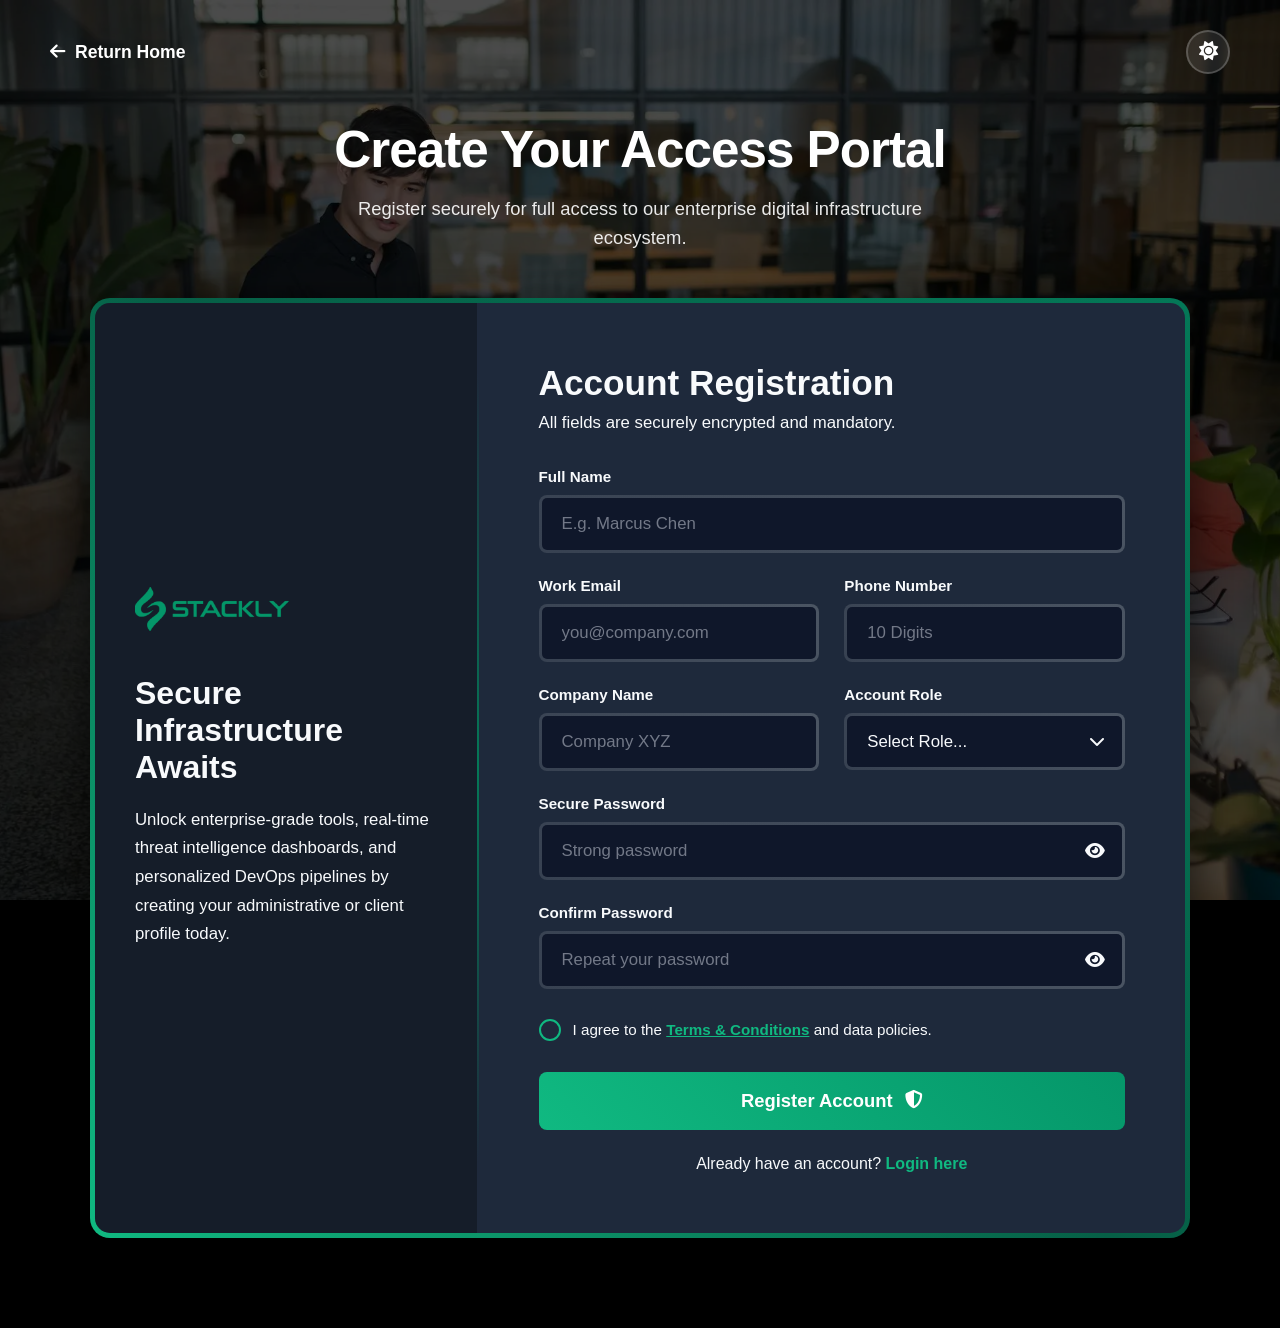
<file: pages/signup.html>
<!DOCTYPE html>
<html lang="en" data-theme="dark">
<head>
    <meta charset="UTF-8">
    <meta name="viewport" content="width=device-width, initial-scale=1.0">
    <title>Sign Up - IT Services Domain</title>
    <meta name="description" content="Create an account to access secure enterprise IT services and infrastructure dashboards.">
    <link rel="stylesheet" href="../css/style.css">
    <link rel="stylesheet" href="../css/signup.css">
    <link rel="stylesheet" href="https://cdnjs.cloudflare.com/ajax/libs/font-awesome/6.4.0/css/all.min.css">
    <link rel="icon" href="data:image/svg+xml,<svg xmlns=%22http://www.w3.org/2000/svg%22 viewBox=%220 0 100 100%22><text y=%22.9em%22 font-size=%2290%22>💻</text></svg>">
    <script>
        const savedTheme = localStorage.getItem('theme') || 'dark';
        document.documentElement.setAttribute('data-theme', savedTheme);
    </script>
</head>
<body class="su-body">

    <div class="su-bg-layer"></div>

    <div id="loader" class="loader">
        <img src="../assets/Home/Header/logo.webp" alt="IT Services Logo" class="site-logo-img loader-logo-img">
    </div>

    <button id="scrollToTopBtn" aria-label="Scroll to top"><i class="fas fa-arrow-up"></i></button>

    <div class="su-top-nav">
        <a href="../index.html" class="su-return-btn"><i class="fas fa-arrow-left"></i> Return Home</a>
        <button class="theme-switch su-theme-btn" aria-label="Toggle theme"><i class="fas fa-sun"></i></button>
    </div>

    <section class="su-wrapper fade-element">
        <div class="su-page-intro">
            <h1 class="su-page-title">Create Your Access Portal</h1>
            <p class="su-page-desc">Register securely for full access to our enterprise digital infrastructure ecosystem.</p>
        </div>

        <div class="su-container anim-border-box">
            
            <div class="su-left">
                <a href="../index.html" class="su-logo-link">
                    <img src="../assets/Home/Header/logo.webp" alt="Stackly Logo" class="su-logo">
                </a>
                <div class="su-left-content">
                    <h3>Secure Infrastructure Awaits</h3>
                    <p>Unlock enterprise-grade tools, real-time threat intelligence dashboards, and personalized DevOps pipelines by creating your administrative or client profile today.</p>
                </div>
            </div>

            <div class="su-divider">
                <div class="su-divider-line"></div>
            </div>

            <div class="su-right">
                <div class="su-right-header">
                    <h2>Account Registration</h2>
                    <p>All fields are securely encrypted and mandatory.</p>
                </div>

                <form id="signupForm" class="su-form" novalidate>
                    
                    <div class="su-form-group">
                        <label for="regName">Full Name</label>
                        <input type="text" id="regName" class="su-form-control su-input-border" placeholder="E.g. Marcus Chen" required pattern="^[a-zA-Z\s]+$">
                        <div class="su-error" id="errName">Only alphabetical characters allowed.</div>
                    </div>

                    <div class="su-form-row">
                        <div class="su-form-group">
                            <label for="regEmail">Work Email</label>
                            <input type="email" id="regEmail" class="su-form-control su-input-border" placeholder="you@company.com" required>
                            <div class="su-error" id="errEmail">Please enter a valid email format.</div>
                        </div>

                        <div class="su-form-group">
                            <label for="regPhone">Phone Number</label>
                            <input type="text" id="regPhone" class="su-form-control su-input-border" placeholder="10 Digits" required maxlength="10">
                            <div class="su-error" id="errPhone">Exactly 10 numbers required.</div>
                        </div>
                    </div>

                    <div class="su-form-row">
                        <div class="su-form-group">
                            <label for="regCompany">Company Name</label>
                            <input type="text" id="regCompany" class="su-form-control su-input-border" placeholder="Company XYZ" required>
                            <div class="su-error" id="errCompany">Company Name is required.</div>
                        </div>

                        <div class="su-form-group">
                            <label for="regCategory">Account Role</label>
                            <div class="su-select-wrap">
                                <select id="regCategory" class="su-form-control su-input-border" required>
                                    <option value="" disabled selected>Select Role...</option>
                                    <option value="administrator">Administrator</option>
                                    <option value="client">Client</option>
                                </select>
                                <i class="fas fa-chevron-down su-select-icon"></i>
                            </div>
                            <div class="su-error" id="errCategory">Please select a role.</div>
                        </div>
                    </div>

                    <div class="su-form-group">
                        <label for="regPass">Secure Password</label>
                        <div class="su-pwd-wrap">
                            <input type="password" id="regPass" class="su-form-control su-input-border" placeholder="Strong password" required>
                            <button type="button" class="pwd-eye-btn" id="eyePass" aria-label="Toggle password visibility"><i class="fas fa-eye"></i></button>
                        </div>
                        <div class="su-error" id="errPass">Must be >=8 length, contain uppercase, lowercase, number, and special character.</div>
                    </div>

                    <div class="su-form-group">
                        <label for="regPassConfirm">Confirm Password</label>
                        <div class="su-pwd-wrap">
                            <input type="password" id="regPassConfirm" class="su-form-control su-input-border" placeholder="Repeat your password" required>
                            <button type="button" class="pwd-eye-btn" id="eyePassConfirm" aria-label="Toggle password visibility"><i class="fas fa-eye"></i></button>
                        </div>
                        <div class="su-error" id="errPassConfirm">Passwords must match exactly.</div>
                    </div>

                    <div class="su-form-group su-terms">
                        <div class="su-radio-wrap">
                            <input type="radio" id="regTerms" name="termsGroup" required value="accepted" class="su-real-radio">
                            <label for="regTerms" class="su-radio-label" aria-hidden="true">
                                <span class="custom-radio" id="customRadioSpan"></span>
                            </label>
                            <span class="su-terms-text">I agree to the <a href="./error.html" class="su-link">Terms &amp; Conditions</a> and data policies.</span>
                        </div>
                        <div class="su-error" id="errTerms">Registration requires accepting terms.</div>
                    </div>

                    <button type="submit" class="btn su-submit-btn">Register Account <i class="fas fa-shield-alt"></i></button>

                    <p class="su-login-link">Already have an account? <a href="./login.html">Login here</a></p>

                </form>
            </div>
        </div>
    </section>

    <script>
        document.addEventListener('DOMContentLoaded', () => {

            // Loader
            const loader = document.getElementById('loader');
            if (loader) { setTimeout(() => loader.classList.add('hidden'), 300); }
            window.addEventListener('pageshow', (e) => {
                if (e.persisted && loader) loader.classList.add('hidden');
                const t = localStorage.getItem('theme');
                const htmlElem = document.documentElement;
                if (t && htmlElem) {
                    htmlElem.setAttribute('data-theme', t);
                    if (typeof updateIcons === 'function') updateIcons(t);
                }
            });

            window.addEventListener('storage', (e) => {
                if (e.key === 'theme') {
                    const htmlElem = document.documentElement;
                    if (htmlElem) {
                        htmlElem.setAttribute('data-theme', e.newValue);
                        if (typeof updateIcons === 'function') updateIcons(e.newValue);
                    }
                }
            });
            window.addEventListener('beforeunload', () => { if (loader) loader.classList.remove('hidden'); });

            // Enforce internal link loading states
            document.querySelectorAll('a[href]:not([target="_blank"])').forEach(link => {
                link.addEventListener('click', () => {
                    const href = link.getAttribute('href');
                    if (href && !href.startsWith('#') && !href.startsWith('javascript:')) {
                        if (loader) loader.classList.remove('hidden');
                    }
                });
            });

            // Theme Toggle
            const themeBtn = document.querySelector('.theme-switch');
            const htmlEl = document.documentElement;
            function updateIcons(theme) {
                if(themeBtn) themeBtn.innerHTML = theme === 'dark' ? '<i class="fas fa-sun"></i>' : '<i class="fas fa-moon"></i>';
            }
            updateIcons(htmlEl.getAttribute('data-theme'));
            if(themeBtn) {
                themeBtn.addEventListener('click', () => {
                    const next = htmlEl.getAttribute('data-theme') === 'light' ? 'dark' : 'light';
                    htmlEl.setAttribute('data-theme', next);
                    localStorage.setItem('theme', next);
                    updateIcons(next);
                });
            }

            // Scroll To Top
            const scrollBtn = document.getElementById('scrollToTopBtn');
            window.addEventListener('scroll', () => {
                if (window.scrollY > 300) scrollBtn.classList.add('visible');
                else scrollBtn.classList.remove('visible');
            });
            scrollBtn.addEventListener('click', () => window.scrollTo({ top: 0, behavior: 'smooth' }));

            // Fade Animations
            const fadeElements = document.querySelectorAll('.fade-element');
            const fadeObserver = new IntersectionObserver((entries, observer) => {
                entries.forEach(entry => {
                    if (entry.isIntersecting) {
                        entry.target.classList.add('visible');
                        observer.unobserve(entry.target);
                    }
                });
            }, { rootMargin: '0px 0px -100px 0px' });
            fadeElements.forEach(el => fadeObserver.observe(el));

            // Setup Form Inputs / Validations
            const signupForm = document.getElementById('signupForm');
            const regName = document.getElementById('regName');
            const regEmail = document.getElementById('regEmail');
            const regPhone = document.getElementById('regPhone');
            const regCompany = document.getElementById('regCompany');
            const regCategory = document.getElementById('regCategory');
            const regPass = document.getElementById('regPass');
            const regPassConfirm = document.getElementById('regPassConfirm');
            const regTerms = document.getElementById('regTerms');

            // Name restriction: letters only
            regName.addEventListener('input', function() {
                this.value = this.value.replace(/[^a-zA-Z\s]/g, '');
            });

            // Phone restriction: 10 numbers exactly
            regPhone.addEventListener('input', function() {
                this.value = this.value.replace(/[^0-9]/g, '').slice(0, 10);
            });

            // Password Eye Toggles
            function toggleEye(inputId, btnId) {
                const inp = document.getElementById(inputId);
                const btn = document.getElementById(btnId);
                btn.addEventListener('click', () => {
                    const type = inp.getAttribute('type') === 'password' ? 'text' : 'password';
                    inp.setAttribute('type', type);
                    btn.innerHTML = type === 'password' ? '<i class="fas fa-eye"></i>' : '<i class="fas fa-eye-slash"></i>';
                });
            }
            toggleEye('regPass', 'eyePass');
            toggleEye('regPassConfirm', 'eyePassConfirm');

            // Custom radio visual toggle
            const customRadioSpan = document.getElementById('customRadioSpan');
            const regTermsReal = document.getElementById('regTerms');
            document.querySelector('.su-radio-label').addEventListener('click', () => {
                // Small delay to let the native input update its checked state
                setTimeout(() => {
                    if (regTermsReal.checked) {
                        customRadioSpan.classList.add('radio-checked');
                        customRadioSpan.classList.remove('radio-error');
                        document.getElementById('errTerms').style.display = 'none';
                    } else {
                        customRadioSpan.classList.remove('radio-checked');
                    }
                }, 10);
            });
            // Form Submit Logic
            if(signupForm) {
                signupForm.addEventListener('submit', function(e) {
                    e.preventDefault();
                    let isValid = true;

                    function setError(id, state) {
                        document.getElementById('err' + id).style.display = state ? 'block' : 'none';
                        document.getElementById('reg' + id).style.borderColor = state ? '#ef4444' : 'transparent';
                    }

                    // Name
                    if(!regName.value.trim() || !/^[a-zA-Z\s]+$/.test(regName.value)) {
                        setError('Name', true); isValid = false;
                    } else setError('Name', false);

                    // Email
                    const emailRe = /^[^\s@]+@[^\s@]+\.[^\s@]+$/;
                    if(!regEmail.value.trim() || !emailRe.test(regEmail.value)) {
                        setError('Email', true); isValid = false;
                    } else setError('Email', false);

                    // Phone
                    if(!regPhone.value.trim() || regPhone.value.length !== 10) {
                        setError('Phone', true); isValid = false;
                    } else setError('Phone', false);

                    // Company
                    if(!regCompany.value.trim()) {
                        setError('Company', true); isValid = false;
                    } else setError('Company', false);

                    // Category
                    if(!regCategory.value) {
                        setError('Category', true); isValid = false;
                    } else setError('Category', false);

                    // Password
                    // >=8 length, small, capital, special, number
                    const passRe = /^(?=.*[a-z])(?=.*[A-Z])(?=.*\d)(?=.*[@$!%*?&])[A-Za-z\d@$!%*?&]{8,}$/;
                    if(!regPass.value || !passRe.test(regPass.value)) {
                        setError('Pass', true); isValid = false;
                    } else setError('Pass', false);

                    // Confirm Pass
                    if(!regPassConfirm.value || regPassConfirm.value !== regPass.value) {
                        setError('PassConfirm', true); isValid = false;
                    } else setError('PassConfirm', false);

                    // Terms (radio)
                    if(!regTermsReal.checked) {
                        document.getElementById('errTerms').style.display = 'block';
                        if(customRadioSpan) customRadioSpan.classList.add('radio-error');
                        isValid = false;
                    } else {
                        document.getElementById('errTerms').style.display = 'none';
                        if(customRadioSpan) customRadioSpan.classList.remove('radio-error');
                    }
                    // Registration Action
                    if(isValid) {
                        if (loader) loader.classList.remove('hidden');
                        setTimeout(() => {
                            window.location.href = './login.html';
                        }, 500); // Small artificial delay to show loader as requested
                    }
                });
            }

        });
    </script>
</body>
</html>
</file>
<file: css/style.css>
/* style.css - Normal CSS */
:root {
    /* Updated Emerald / Teal IT Palette replacing Blue */
    --clr-bg-light: #f8fafc;
    --clr-text-light: #1e293b;
    --clr-primary-light: #059669; /* Emerald */
    --clr-secondary-light: #10b981; 
    --clr-border-light: #6ee7b7;
    --clr-card-light: #ffffff;
    
    --clr-bg-dark: #0f172a;
    --clr-text-dark: #f8fafc;
    --clr-primary-dark: #10b981; /* Bright Emerald */
    --clr-secondary-dark: #34d399;
    --clr-border-dark: #047857;
    --clr-card-dark: #1e293b;
    
    --header-height: 80px;
    --transition-fast: 0.3s ease;
    --transition-mid: 0.5s ease;
}

[data-theme="light"] {
    --bg-main: var(--clr-bg-light);
    --text-main: var(--clr-text-light);
    --primary: var(--clr-primary-light);
    --secondary: var(--clr-secondary-light);
    --border-color: var(--clr-border-light);
    --card-bg: var(--clr-card-light);
    --logo-color: #000000;
}

[data-theme="dark"] {
    --bg-main: var(--clr-bg-dark);
    --text-main: var(--clr-text-dark);
    --primary: var(--clr-primary-dark);
    --secondary: var(--clr-secondary-dark);
    --border-color: var(--clr-border-dark);
    --card-bg: var(--clr-card-dark);
    --logo-color: #EAEAEA;
}

* { margin: 0; padding: 0; box-sizing: border-box; }

body {
    font-family: 'Inter', 'Segoe UI', sans-serif;
    background-color: var(--bg-main);
    color: var(--text-main);
    transition: background-color var(--transition-fast), color var(--transition-fast);
    overflow-x: hidden;
}

/* Base Components & Thick Borders */
.btn {
    display: inline-block;
    padding: 12px 28px;
    font-size: 1rem;
    font-weight: 600;
    text-decoration: none;
    border-radius: 4px;
    cursor: pointer;
    transition: all var(--transition-fast);
    border: 3px solid transparent; 
}

.btn-primary {
    background-color: var(--primary);
    color: #fff;
    border-color: var(--primary);
}
.btn-primary:hover {
    background-color: transparent;
    color: var(--primary);
}

.btn-outline {
    background-color: transparent;
    color: var(--primary);
    border-color: var(--primary);
}
.btn-outline:hover {
    background-color: var(--primary);
    color: #fff;
}

/* Specific styling for login button in header */
.btn-login {
    display: inline-flex;
    align-items: center;
    gap: 8px;
    background-color: var(--primary);
    color: #fff !important;
    padding: 10px 24px;
    border-radius: 50px;
    font-weight: 700;
    text-decoration: none;
    border: 3px solid var(--primary);
    transition: all var(--transition-fast);
    box-shadow: 0 4px 15px rgba(16, 185, 129, 0.3);
}
.btn-login:hover {
    background-color: transparent;
    color: var(--primary) !important;
    box-shadow: none;
}
.btn-login::after { content: none !important; }

.container { max-width: 1440px; margin: 0 auto; padding: 0 40px; }

.fade-element {
    opacity: 0;
    transform: translateY(30px);
    transition: opacity 0.8s ease-out, transform 0.8s ease-out;
}
.fade-element.visible { opacity: 1; transform: translateY(0); }

/* Loader */
.loader {
    position: fixed; top: 0; left: 0; right: 0; bottom: 0;
    background: var(--bg-main); z-index: 9999;
    display: flex; justify-content: center; align-items: center;
    transition: opacity 0.5s ease, background-color var(--transition-fast);
}
.loader.hidden { opacity: 0; pointer-events: none; }
.loader-logo {
    color: #000; font-size: 3rem; font-weight: 900;
    animation: pulse 1s infinite alternate;
}
@keyframes pulse {
    0% { transform: scale(0.95); opacity: 0.8; }
    100% { transform: scale(1.05); opacity: 1; }
}

/* Scroll To Top */
#scrollToTopBtn {
    position: fixed; bottom: 30px; right: 30px;
    background-color: var(--primary);
    color: #fff; border: none; border-radius: 50%;
    width: 50px; height: 50px; font-size: 1.2rem;
    cursor: pointer; opacity: 0; pointer-events: none;
    z-index: 999; transition: opacity 0.3s, transform 0.3s, background-color 0.3s;
    display: flex; align-items: center; justify-content: center;
}
#scrollToTopBtn.visible { opacity: 1; pointer-events: auto; }
#scrollToTopBtn:hover { transform: translateY(-5px); background-color: var(--secondary); }

/* Header */
.header {
    position: fixed; top: 0; width: 100%; height: var(--header-height);
    background-color: var(--bg-main);
    border-bottom: 2px solid var(--border-color);
    z-index: 1000; transition: background-color var(--transition-fast);
}
.header-container {
    display: flex; justify-content: space-between; align-items: center;
    height: 100%; padding: 0 40px; max-width: 1440px; margin: 0 auto;
}
.logo-link { text-decoration: none; }
.site-logo { font-size: 1.8rem; font-weight: 800; color: var(--logo-color); transition: color var(--transition-fast); }
.site-logo-img { height: 40px; width: auto; display: block; }
.loader-logo-img { height: 80px; animation: pulse 1s infinite alternate; }
.footer-logo-img { height: 50px; margin-bottom: 20px; }

.desktop-nav { display: flex; align-items: center; gap: 25px; }

/* Active Nav State */
.active-nav {
    border: 2px solid var(--primary);
    padding: 6px 12px !important;
    border-radius: 6px;
    background-color: rgba(5, 150, 105, 0.1);
}
.active-nav::after { display: none !important; }

/* Enhanced nav underline hover FX */
.desktop-nav .nav-link {
    text-decoration: none;
    color: var(--text-main);
    font-weight: 600;
    font-size: 1.05rem;
    position: relative;
    padding-bottom: 5px;
    transition: color var(--transition-fast);
}
.desktop-nav .nav-link::after {
    content: ''; position: absolute;
    width: 0; height: 3px;
    bottom: 0; left: 0;
    background-color: var(--primary);
    transition: width var(--transition-fast);
    border-radius: 2px;
}
.desktop-nav .nav-link:hover { color: var(--primary); }
.desktop-nav .nav-link:hover::after { width: 100%; }
.fa-sun{padding: 5px; }
.fa-moon{padding: 6px 7px; }
.theme-switch {
    background: none; border: 2px solid var(--border-color);
    color: var(--text-main); cursor: pointer;
    font-size: 1.2rem; padding: 8px; border-radius: 50%;
    transition: all var(--transition-fast);
    display: flex; align-items: center; justify-content: center;
}
.theme-switch:hover { background-color: var(--primary); color: #fff; }
.hamburger-btn { display: none; background: none; border: none; font-size: 1.8rem; color: var(--text-main); cursor: pointer; }

/* Hamburger Overlay & Styled Heading */
.hamburger-overlay {
    position: fixed; top: 0; left: 0; right: 0; bottom: 0;
    background: rgba(0, 0, 0, 0.7); z-index: 2000;
    opacity: 0; pointer-events: none; backdrop-filter: blur(8px);
    transition: opacity 0.3s ease; display: flex; justify-content: center; align-items: center;
}
.hamburger-overlay.active { opacity: 1; pointer-events: auto; }
.hamburger-menu {
    width: 80%; max-height: 85vh; overflow-y: auto;
    background-color: var(--bg-main);
    border: 5px solid var(--border-color); border-radius: 16px;
    padding: 40px; position: relative;
    transform: scale(0.9); transition: transform 0.3s ease;
    display: flex; flex-direction: column; align-items: center; justify-content: flex-start;
}
.hamburger-overlay.active .hamburger-menu { transform: scale(1); }
.hamburger-close {
    position: absolute; top: 20px; right: 20px;
    background: none; border: none; font-size: 2.2rem;
    color: var(--text-main); cursor: pointer;
    transition: color 0.3s, transform 0.3s;
}
.hamburger-close:hover { color: var(--primary); transform: rotate(90deg); }

.hamburger-header {
    text-align: center; margin-bottom: 30px; width: 100%;
}
.hamburger-header h2 {
    font-size: 2.2rem;
    color: var(--primary);
    letter-spacing: 2px;
    font-weight: 800;
    text-transform: uppercase;
}
.hamburger-line {
    width: 60px; height: 4px; background-color: var(--secondary);
    margin: 10px auto 0; border-radius: 2px;
}

.mobile-nav { display: flex; flex-direction: column; align-items: center; gap: 20px; width: 100%; }
.mobile-nav .nav-link {
    font-size: 1.5rem; font-weight: 700; color: var(--text-main);
    text-decoration: none; transition: color 0.3s;
    position: relative; padding-bottom: 5px;
}
.mobile-nav .nav-link::after {
    content: ''; position: absolute; width: 0; height: 3px;
    bottom: 0; left: 0; background-color: var(--primary);
    transition: width var(--transition-fast);
}
.mobile-nav .nav-link:hover { color: var(--primary); }
.mobile-nav .nav-link:hover::after { width: 100%; }

.mobile-login { margin-top: 10px; font-size: 1.5rem; }

/* Sections */
/* Notice: Removed border-bottom on sections per user request. Used padding instead. */
.section { padding: 100px 0; }
.section-header { text-align: center; margin-bottom: 60px; }
.section-header h1 { font-size: 2.8rem; color: var(--primary); margin-bottom: 20px; }
.section-header p { font-size: 1.2rem; line-height: 1.6; max-width: 800px; margin: 0 auto; color: var(--text-main); opacity: 0.9; }

/* Hero Section */
.hero-section {
    position: relative; height: 750px; min-height: calc(100vh - var(--header-height));
    margin-top: var(--header-height); overflow: hidden;
    display: flex; flex-direction: column; justify-content: center; align-items: center; text-align: center;
    background: #000; 
}
.video-container { position: absolute; top: 0; left: 0; width: 100%; height: 100%; z-index: 1; }
.bg-video { width: 100%; height: 100%; object-fit: cover; }
.video-overlay { position: absolute; top: 0; left: 0; width: 100%; height: 100%; background: rgba(0, 0, 0, 0.6); }

.hero-content { position: relative; z-index: 2; padding: 0 20px; color: #fff; }
.hero-title { font-size: 4rem; font-weight: 800; margin-bottom: 20px; text-shadow: 2px 2px 8px rgba(0,0,0,0.5); }
.hero-subtitle { font-size: 1.5rem; margin-bottom: 40px; max-width: 800px; margin-left: auto; margin-right: auto; line-height: 1.6; }
.hero-buttons { display: flex; gap: 20px; justify-content: center; }
.hero-buttons .btn-outline { border-color: #fff; color: #fff; }
.hero-buttons .btn-outline:hover { background-color: #fff; color: #000; }

.hero-train { position: absolute; bottom: 120px; width: 100%; overflow: hidden; white-space: nowrap; z-index: 2; }
.train-track {
    display: inline-block; animation: trainMove 20s linear infinite;
    color: #fff; font-size: 1.2rem; font-weight: 700; letter-spacing: 2px;
}
.train-track span { margin: 0 40px; }
@keyframes trainMove { 0% { transform: translateX(0); } 100% { transform: translateX(-50%); } }

.custom-shape-divider-bottom { position: absolute; bottom: 0; left: 0; width: 100%; overflow: hidden; line-height: 0; z-index: 3; }
.custom-shape-divider-bottom svg { position: relative; display: block; width: calc(100% + 1.3px); height: 80px; }
.custom-shape-divider-bottom .shape-fill { fill: var(--bg-main); transition: fill var(--transition-fast); }

/* Section 2: Responsive */
.responsive-section { background-color: var(--bg-main); }
.responsive-bg-layer {
    background: url('../assets/Home/centerBg.webp') center/cover no-repeat;
    height: 600px; border-radius: 12px; position: relative; overflow: hidden; border: 5px solid var(--border-color);
}
.responsive-image-box {
    position: absolute; top: 0; left: 0; right: 0; bottom: 0;
    background: rgba(0,0,0,0.5); display: flex; justify-content: center; align-items: center; transition: background 0.3s;
}
.responsive-image-box:hover { background: rgba(0,0,0,0.3); }
.overlay-text { text-align: center; color: #fff; }
.overlay-text h2 { font-size: 3rem; margin-bottom: 30px; }
.overlay-text a:hover{ color: white; }

/* Section 3: Features */
.features-section { background-color: var(--card-bg); }
.features-controls { display: flex; flex-wrap: wrap; gap: 20px; justify-content: center; margin-bottom: 50px; }
.search-input {
    padding: 12px 20px; font-size: 1.1rem; border: 3px solid var(--border-color);
    border-radius: 4px; background: var(--bg-main); color: var(--text-main); width: 300px; outline: none; transition: border-color var(--transition-fast);
}
.search-input:focus { border-color: var(--primary); }
.filter-buttons { display: flex; gap: 10px; }
.filter-btn {
    padding: 10px 20px; background: transparent; border: 3px solid var(--border-color);
    color: var(--text-main); font-weight: 600; cursor: pointer; transition: all 0.3s;
}
.filter-btn.active, .filter-btn:hover { background: var(--primary); color: #fff; border-color: var(--primary); }

.features-grid { display: grid; grid-template-columns: repeat(auto-fill, minmax(350px, 1fr)); gap: 30px; }
.feature-box {
    background: var(--bg-main); border: 5px solid var(--border-color); border-radius: 8px; overflow: hidden; transition: transform var(--transition-mid);
}
.feature-box:hover { transform: translateY(-10px); border-color: var(--secondary); }
.feature-img-wrapper { position: relative; width: 100%; height: 250px; overflow: hidden; }
.feature-img { width: 100%; height: 100%; object-fit: cover; transition: transform 0.5s; }
.feature-hover-content {
    position: absolute; top: 0; left: 0; right: 0; bottom: 0;
    background: rgba(5, 150, 105, 0.95); /* Emerald with transparency */
    color: #fff; display: flex; flex-direction: column; justify-content: center; align-items: center;
    padding: 20px; text-align: center; opacity: 0; transform: translateY(100%); transition: all 0.4s ease;
}
.feature-box:hover .feature-hover-content { opacity: 1; transform: translateY(0); }
.feature-box:hover .feature-img { transform: scale(1.1); }
.feature-hover-content .btn-primary { 
    background-color: #ffffff; 
    color: var(--primary); 
    border: 2px solid #ffffff; 
}
.feature-hover-content .btn-primary:hover { 
    background-color: transparent; 
    color: #ffffff; 
}
.feature-hover-content p { font-size: 1.1rem; margin-bottom: 20px; line-height: 1.5; }
.feature-info { padding: 30px; text-align: center; }
.feature-info h3 { font-size: 1.6rem; color: var(--primary); margin-bottom: 10px; }
.feature-info p { font-size: 1.05rem; opacity: 0.9;}

/* Stats */
.stats-wrapper {
    display: flex; justify-content: space-around; margin-top: 80px;
    background: var(--bg-main); padding: 50px 0; border-radius: 12px; border: 5px solid var(--secondary);
}
.stat-item { text-align: center; }
.stat-item h2 { font-size: 4rem; color: var(--primary); margin-bottom: 15px; }
.stat-item p { font-size: 1.2rem; font-weight: 600; }

/* Section 4: AI */
.ai-section { background-color: var(--bg-main); }
.ai-content-wrap { display: flex; align-items: center; gap: 60px; }
.ai-image-block { position: relative; flex: 1; height: 500px; }
.ai-img { position: absolute; border-radius: 8px; border: 6px solid var(--border-color); transition: transform 0.5s; }
.main-img { width: 500px; top: 0; left: 0; z-index: 1; }
.overlap-img { width: 350px; bottom: -30px; right: -30px; z-index: 2; border-color: var(--secondary); }
.ai-image-block:hover .main-img { transform: scale(1.05); }
.ai-image-block:hover .overlap-img { transform: scale(1.05) translate(-10px, -10px); }

.ai-text-block { flex: 1; }
.ai-text-block h2 { font-size: 2.5rem; color: var(--primary); margin-bottom: 30px; }
.ai-text-block p { font-size: 1.2rem; line-height: 1.8; margin-bottom: 30px; }
.btn-group-ai { display: flex; gap: 15px; }

/* Section 5: Deployment */
.deployment-section { position: relative; background-color: var(--card-bg); overflow: hidden; padding: 150px 0 100px; }
.running-text-bg {
    position: absolute; white-space: nowrap; font-size: 8rem; font-weight: 900;
    color: var(--border-color); opacity: 0.1; user-select: none; pointer-events: none;
}
.running-text-bg.front { top: 10%; animation: moveRight 30s linear infinite; }
.running-text-bg.back { bottom: 0; animation: moveLeft 30s linear infinite; }

@keyframes moveRight {
    0% { transform: translateX(-50%); }
    100% { transform: translateX(0); }
}
@keyframes moveLeft {
    0% { transform: translateX(0); }
    100% { transform: translateX(-50%); }
}

.deployment-content { position: relative; z-index: 2; text-align: center; }
.deployment-box {
    background: var(--bg-main); padding: 60px; border-radius: 12px;
    border: 5px solid var(--primary); max-width: 900px; margin: 0 auto;
    box-shadow: 0 20px 40px rgba(0,0,0,0.1); transition: transform 0.4s, border-color 0.4s;
}
.deployment-box:hover { transform: translateY(-5px); border-color: var(--secondary); }
.deployment-box h2 { font-size: 2.2rem; margin-bottom: 20px; }
.deployment-box p { font-size: 1.2rem; margin-bottom: 40px; line-height: 1.6;}

.btn-animated {
    background: linear-gradient(90deg, var(--primary), var(--secondary)); background-size: 200% 200%; color: #fff;
    animation: gradientShift 3s ease infinite; border: 3px solid transparent; margin-right: 15px;
    transition: transform 0.3s, box-shadow 0.3s;
}
.btn-animated:hover {
    transform: scale(1.05);
    box-shadow: 0 5px 15px rgba(16, 185, 129, 0.4);
}
.btn-animated-alt {
    background: transparent; color: var(--text-main); border: 3px solid var(--secondary);
    position: relative; overflow: hidden; z-index: 1;
}
.btn-animated-alt::before {
    content: ''; position: absolute; top: 0; left: -100%; width: 100%; height: 100%;
    background: var(--secondary); z-index: -1; transition: all 0.4s;
}
.btn-animated-alt:hover::before { left: 0; }
.btn-animated-alt:hover { color: #fff; }
@keyframes gradientShift { 0% { background-position: 0% 50%; } 50% { background-position: 100% 50%; } 100% { background-position: 0% 50%; } }

/* Footer */
/* User requested: no top line at footer -> removed border-top */
.footer { background-color: var(--card-bg); padding: 80px 0 40px; }
.footer-container { display: flex; justify-content: space-between; gap: 40px; }
.footer-col { flex: 1; }
.footer-col h3 {
    font-size: 1.4rem; margin-bottom: 25px; color: var(--text-main);
    border-bottom: 2px solid var(--border-color); padding-bottom: 10px; display: inline-block;
}
.footer-logo { margin-bottom: 20px; }
.footer-col p { font-size: 1.05rem; line-height: 1.6; }
.footer-col ul { list-style: none; }
.footer-col ul li { margin-bottom: 15px; }
.footer-col a { color: var(--text-main); text-decoration: none; font-size: 1.1rem; transition: color 0.3s; }
.footer-col ul a { position: relative; padding-bottom: 2px; display: inline-block; }
.footer-col ul a::after {
    content: ''; position: absolute; width: 0; height: 2px;
    bottom: 0; left: 0; background-color: var(--primary);
    transition: width var(--transition-fast);
}
.footer-col ul a:hover { color: var(--primary); text-decoration: none; }
.footer-col ul a:hover::after { width: 100%; }

.newsletter-form { display: flex; flex-direction: column; gap: 15px; margin-bottom: 30px; }
.newsletter-form input {
    padding: 12px; border: 3px solid var(--border-color); border-radius: 4px;
    background: var(--bg-main); color: var(--text-main); outline: none; font-size: 1rem;
}
.newsletter-form input:focus { border-color: var(--primary); }
.error-msg { color: #ef4444; font-size: 0.9rem; min-height: 20px; }

.social-links { display: flex; gap: 15px; }
.social-links a {
    width: 40px; height: 40px; border-radius: 50%; background: var(--card-bg); color: var(--text-main);
    border: 2px solid var(--border-color); filter: brightness(0.9);
    display: flex; justify-content: center; align-items: center; transition: all 0.3s;
    text-decoration: none;
}
.social-links a:hover { transform: translateY(-5px); background: var(--primary); color: #fff; filter: brightness(1); border-color: var(--primary); }

.btn-subscribe {
    background-color: #22c55e;
    color: #fff;
    border: 3px solid #22c55e;
}
.btn-subscribe:hover {
    background-color: transparent;
    color: #22c55e;
}

/* Mini Footer */
.mini-footer { background-color: var(--bg-main); padding: 20px 0; border-top: 1px solid var(--border-color); }
.mini-footer-container { display: flex; justify-content: space-between; align-items: center; max-width: 1440px; }
.copyrights p { font-size: 0.9rem; color: var(--text-main); }
.mini-footer-links .btn-sm {
    font-size: 0.9rem; padding: 6px 12px; border: 2px solid var(--border-color); margin-left: 10px;
    background: transparent; color: var(--text-main); font-weight: 600; transition: all 0.3s; text-decoration: none; display: inline-block;
}
.mini-footer-links .btn-sm:hover { background: var(--primary); color: #fff; border-color: var(--primary); }

/* Media Queries */
@media (max-width: 1024px) {
    .hero-title { font-size: 3.5rem; }
    .features-grid { grid-template-columns: repeat(2, 1fr); }
    .ai-content-wrap { gap: 30px; }
    .main-img { width: 320px; }
    .overlap-img { width: 220px; right: 50px;}
    .footer-container { flex-wrap: wrap; }
    .footer-col { flex: 0 0 45%; margin-bottom: 40px; }
}

@media (max-width: 768px) {
    .desktop-nav { display: none; }
    .hamburger-btn { display: block; }
    .hero-title { font-size: 2.8rem; }
    .hero-subtitle { font-size: 1.2rem; }
    .ai-content-wrap { flex-direction: column; }
    .ai-image-block { height: auto; margin-bottom: 40px; text-align: center; }
    .main-img { position: relative; width: 100%; max-width: 500px; }
    .overlap-img { display: none; }
    .features-controls { flex-direction: column; align-items: center; }
    .search-input { width: 100%; max-width: 400px; }
    .filter-buttons { flex-wrap: wrap; justify-content: center; }
    .stats-wrapper { flex-direction: column; gap: 40px; }
    .footer-container { flex-direction: column; }
    .footer-col { flex: 0 0 100%; margin-bottom: 30px; }
    .mini-footer-container { flex-direction: column; gap: 20px; align-items: center; text-align: center; }
    .mini-footer-links { display: flex; flex-wrap: wrap; justify-content: center; gap: 10px; }
    .mini-footer-links .btn-sm { margin: 0; }
}

@media (max-width: 425.6px) {
    .hero-title { font-size: 2.2rem; }
    .hero-train{
        bottom: 95px;
    }
    .hero-buttons { flex-direction: column; width: 100%; }
    .btn { text-align: center; }
    .features-grid { grid-template-columns: 1fr; }
    .feature-img-wrapper { height: 250px; }
    .hamburger-menu { width: 90%; padding: 30px 20px; }
    .overlay-text h2 { font-size: 2rem; }
    .deployment-box h2 { font-size: 1.8rem; }
    .btn-group-ai { flex-direction: column; }
    .btn-animated { margin-right: 0; margin-bottom: 15px; }
}

@media (max-width: 375.2px) {
    .hero-title { font-size: 2rem; }
    .section-header h1 { font-size: 2rem; }
    .stat-item h2 { font-size: 3rem; }
    .hamburger-close{
        top: 5px;
        right: 10px;
    }
}
</file>
<file: css/about.css>
/*SECTION 1: HERO VERTICAL CAROUSEL */
.about-hero-section {
    position: relative;
    height: 750px;
    min-height: calc(100vh - var(--header-height));
    margin-top: var(--header-height);
    padding: 0;
    overflow: hidden;
    background-color: #000;
}

.fixed-video-container {
    /* Fixed glitch: Changed from fixed to absolute so it stays inside the hero section */
    position: absolute; 
    top: 0;
    left: 0;
    width: 100%;
    height: 100%;
    z-index: 1;
}

.about-bg-video {
    width: 100%;
    height: 100%;
    object-fit: cover;
}

.about-video-overlay {
    position: absolute;
    top: 0; left: 0; width: 100%; height: 100%;
    background: rgba(0, 0, 0, 0.7); 
    z-index: 2;
}

.hero-carousel-container {
    position: relative;
    z-index: 10;
    width: 100%;
    height: 100%;
    display: flex;
    justify-content: center;
    align-items: center;
    text-align: center;
}

.hero-carousel-track {
    position: relative;
    width: 100%;
    height: 100%;
}

.hero-slide {
    position: absolute;
    top: 0; left: 0; width: 100%; height: 100%;
    display: flex;
    flex-direction: column;
    justify-content: center;
    align-items: center;
    opacity: 0;
    transform: translateY(-100%);
    transition: transform 1.2s ease-in-out, opacity 1.2s ease-in-out;
    padding: 0 20px;
    color: #fff;
}

.hero-slide.active {
    opacity: 1;
    transform: translateY(0);
}

.hero-slide.slide-out-down {
    opacity: 0;
    transform: translateY(100%);
}

.hero-slide h1 {
    font-size: 4.5rem;
    font-weight: 800;
    margin-bottom: 20px;
    text-shadow: 2px 2px 8px rgba(0,0,0,0.6);
}

.hero-slide p {
    font-size: 1.5rem;
    max-width: 800px;
    margin: 0 auto 40px;
    line-height: 1.6;
}

.hero-buttons {
    display: flex;
    gap: 20px;
}
.hero-buttons .btn-animated-alt{
    color: #fff;
}

/*SECTION 2: FOUNDERS GRID*/
.founders-section {
    background-color: var(--bg-main);
    position: relative;
    z-index: 20; 
}

.founders-grid {
    display: grid;
    grid-template-columns: repeat(4, 1fr);
    gap: 30px;
    margin-top: 40px;
}

.founder-card {
    background: var(--card-bg);
    border: 3px solid var(--border-color);
    border-radius: 8px;
    overflow: hidden;
    position: relative;
    text-align: center;
    transition: transform 0.4s, border-color 0.4s;
}

.founder-card:hover {
    transform: translateY(-10px);
    border-color: var(--secondary);
}

.founder-img {
    width: 100%;
    height: 300px;
    object-fit: cover;
    border-bottom: 3px solid var(--border-color);
}

.founder-info {
    padding: 25px 20px;
    transition: opacity 0.4s;
}

.founder-info h2 {
    font-size: 1.6rem;
    color: var(--primary);
    margin-bottom: 10px;
}

.founder-info p {
    font-size: 1rem;
    color: var(--text-main);
    font-weight: 600;
}

.founder-hover-socials {
    position: absolute;
    top: 0; left: 0; right: 0; bottom: 0;
    background: rgba(5, 150, 105, 0.95);
    display: flex;
    justify-content: center;
    align-items: center;
    gap: 20px;
    opacity: 0;
    transform: scale(0.8);
    transition: all 0.4s ease;
}

.founder-card:hover .founder-hover-socials {
    opacity: 1;
    transform: scale(1);
}

.founder-hover-socials span {
    width: 50px;
    height: 50px;
    border-radius: 50%;
    background: #fff;
    color: var(--primary);
    display: flex;
    justify-content: center;
    align-items: center;
    font-size: 1.5rem;
    text-decoration: none;
    transition: transform 0.3s, box-shadow 0.3s;
    cursor: pointer;
}

.founder-hover-socials span:hover {
    transform: translateY(-5px);
    box-shadow: 0 5px 15px rgba(0,0,0,0.3);
}

/* SECTION 3: TIMELINE */
.history-section {
    background-color: var(--card-bg);
    position: relative;
    z-index: 20;
}

.history-grid {
    display: grid;
    grid-template-columns: repeat(2, 1fr);
    gap: 40px;
}

.history-card {
    position: relative;
    height: 400px;
    border-radius: 12px;
    border: 4px solid var(--border-color);
    overflow: hidden;
    transition: border-color 0.4s, box-shadow 0.4s;
    background-color: #000;
}

.history-card:hover {
    border-color: var(--secondary);
    box-shadow: 0 10px 30px rgba(16, 185, 129, 0.2);
}

.history-img {
    width: 100%;
    height: 100%;
    object-fit: cover;
    opacity: 0.5;
    transition: transform 0.5s;
}

.history-card:hover .history-img {
    transform: scale(1.05);
}

.history-info {
    position: absolute;
    top: 50%;
    left: 50%;
    transform: translate(-50%, -50%);
    text-align: center;
    color: #fff;
    width: 90%;
    transition: opacity 0.4s;
}

.history-info h2 {
    font-size: 2.5rem;
    margin-bottom: 10px;
    text-shadow: 2px 2px 10px rgba(0,0,0,0.8);
}

.history-info p {
    font-size: 1.4rem;
    font-weight: 700;
    color: var(--secondary);
}

.history-hover-layer {
    position: absolute;
    top: 0; left: 0; right: 0; bottom: 0;
    background: rgba(15, 23, 42, 0.85);
    display: flex;
    justify-content: center;
    align-items: center;
    opacity: 0;
    transition: opacity 0.4s;
}

.history-card:hover .history-hover-layer {
    opacity: 1;
}

/* SECTION 4: VISION FIXED BG*/
.vision-section {
    position: relative;
    padding: 120px 0;
    z-index: 20;
    background: transparent;
}

.vision-bg-fixed {
    background: url('../assets/About/bgMid.webp') center/cover no-repeat fixed;
    position: absolute;
    top: 0; left: 0; width: 100%; height: 100%;
    z-index: -1;
}

.vision-overlay {
    position: absolute;
    top: 0; left: 0; width: 100%; height: 100%;
    background: rgba(0,0,0,0.5);
}

.vision-content-wrapper {
    position: relative;
    z-index: 2;
}

.vision-content-wrapper .section-header h1,
.vision-content-wrapper .section-header p {
    color: #fff;
}

.vision-mission-grid {
    display: grid;
    grid-template-columns: repeat(2, 1fr);
    gap: 50px;
}

.vm-card {
    background: rgba(15, 23, 42, 0.6);
    backdrop-filter: blur(10px);
    border: 3px solid var(--primary);
    padding: 50px;
    border-radius: 12px;
    color: #fff;
    transition: transform 0.4s, border-color 0.4s;
}

.vm-card:hover {
    transform: translateY(-10px);
    border-color: var(--secondary);
}

.vm-card h2 {
    font-size: 2.2rem;
    color: var(--primary);
    margin-bottom: 25px;
    display: flex;
    align-items: center;
    gap: 15px;
}

.vm-card p {
    font-size: 1.2rem;
    line-height: 1.8;
}

.vm-card .btn-animated-alt{
    color: #fff;
}

/* SECTION 5: TESTIMONIALS */
.testimonials-section {
    background-color: var(--bg-main);
    position: relative;
    z-index: 20;
}

.testimonial-carousel-container {
    position: relative;
    max-width: 1000px;
    margin: 40px auto 0;
    display: flex;
    align-items: center;
    gap: 30px;
}

.testimonial-track-wrapper {
    overflow: hidden;
    flex: 1;
    border: 4px solid var(--border-color);
    background: var(--card-bg);
    border-radius: 12px;
}

.testimonial-track {
    position: relative;
    height: 350px;
    width: 100%;
}

.testimonial-slide {
    position: absolute;
    top: 0; left: 0; width: 100%; height: 100%;
    padding: 50px;
    text-align: center;
    display: flex;
    flex-direction: column;
    justify-content: center;
    align-items: center;
    opacity: 0;
    transform: translateX(100px);
    pointer-events: none;
    transition: all 0.6s ease;
}

.testimonial-slide.active {
    opacity: 1;
    transform: translateX(0);
    pointer-events: auto;
}

.testimonial-slide h3 {
    font-size: 2rem;
    color: var(--primary);
    margin-bottom: 20px;
}

.testimonial-slide p {
    font-size: 1.3rem;
    font-style: italic;
    line-height: 1.7;
    margin-bottom: 25px;
    opacity: 0.9;
}

.testimonial-slide h4 {
    font-size: 1.2rem;
    color: var(--secondary);
}

.test-btn {
    background: transparent;
    border: 3px solid var(--primary);
    color: var(--text-main);
    width: 60px; height: 60px;
    border-radius: 50%;
    font-size: 1.5rem;
    cursor: pointer;
    transition: all 0.3s;
    display: flex;
    justify-content: center;
    align-items: center;
}

.test-btn:hover {
    background: var(--primary);
    color: #fff;
    transform: scale(1.1);
}

/* Nav Link overrides to ensure spans act exactly like links visually */
span[onclick] {
    cursor: pointer;
}

@media (max-width: 1024px) {
    .founders-grid { grid-template-columns: repeat(2, 1fr); }
    .hero-slide h1 { font-size: 3.5rem; }
}

@media (max-width: 768px) {
    .history-grid { grid-template-columns: 1fr; }
    .vision-mission-grid { grid-template-columns: 1fr; }
    .hero-slide h1 { font-size: 3rem; }
    .hero-slide p { font-size: 1.2rem; }
    .vm-card { padding: 30px; }
    .testimonial-slide { padding: 30px; }
    .testimonial-slide h3 { font-size: 1.6rem; }
    .testimonial-slide p { font-size: 1.1rem; }
}

@media (max-width: 425.6px) {
    .founders-grid { grid-template-columns: 1fr; }
    .hero-slide h1 { font-size: 2.2rem; }
    .hero-buttons { flex-direction: column; width: 100%; align-items: center; }
    .hero-buttons .btn { width: 90%; text-align: center; }
    .history-card { height: 350px; }
    
    /* Refactored Testimonial Container for Mobile */
    .testimonial-carousel-container { 
        flex-direction: column; 
    }
    .test-btn { 
        width: 50px; 
        height: 50px; 
        margin-top: 10px; 
        margin-bottom: 5px; 
        z-index: 5; 
    }
    /* Set track height to ensure content is fully contained */
    .testimonial-track { height: 480px; width: 350px;}
    /* Adjust slide padding and font sizes so it doesn't push bounds */
    .testimonial-slide { 
        padding: 20px 15px; 
    }
    .testimonial-slide h3 { 
        font-size: 1.5rem; 
        margin-bottom: 15px; 
    }
    .testimonial-slide p { 
        font-size: 1rem; 
        margin-bottom: 20px; 
    }
    .testimonial-slide h4 { 
        font-size: 1rem; 
    }
}

@media (max-width: 375.2px) {
    .hero-slide h1 { font-size: 2rem; }
    .section-header h1 { font-size: 2rem; }
    .vm-card h2 { font-size: 1.8rem; }
    
    /* Further compacting for very small screens */
    .testimonial-track { height: 500px; width: 310px;}
    .testimonial-slide h3 { font-size: 1.35rem; }
    .testimonial-slide p { font-size: 0.95rem; }
}
</file>
<file: css/blog.css>
/* =============================================
   blog.css — IT Domain Blog Page
   Normal CSS → 1024px → 768px → 425.6px → 375.2px
   ============================================= */

/* ---- Section 1: Hero ---- */
.blg-hero-section {
    position: relative;
    min-height: calc(100vh - var(--header-height));
    margin-top: var(--header-height);
    display: flex;
    align-items: center;
    justify-content: center;
    overflow: hidden;
    background: #000;
}

.blg-hero-carousel { position: absolute; inset: 0; z-index: 1; }
.blg-hero-slide {
    position: absolute;
    inset: 0;
    background-size: cover;
    background-position: center;
    opacity: 0;
    transition: opacity 1.4s ease-in-out;
}
.blg-hero-slide.active { opacity: 1; }

.blg-hero-overlay {
    position: absolute;
    inset: 0;
    background: rgba(0,0,0,0.65);
    z-index: 2;
}

.blg-hero-content {
    position: relative;
    z-index: 3;
    padding: 60px 40px;
    max-width: 800px;
    color: #fff;
    display: flex;
    flex-direction: column;
    align-items: center;
    text-align: center;
    gap: 25px;
}

.blg-hero-eyebrow {
    display: inline-flex;
    align-items: center;
    gap: 9px;
    font-size: 0.82rem;
    font-weight: 700;
    letter-spacing: 3.5px;
    text-transform: uppercase;
    color: var(--clr-secondary-dark);
    margin: 0;
}

.blg-hero-title {
    font-size: 4.4rem;
    font-weight: 900;
    line-height: 1.05;
    letter-spacing: -1.5px;
    margin: 0;
    color: #fff;
}
.blg-accent { color: var(--clr-secondary-dark); }

.blg-hero-sub {
    font-size: 1.05rem;
    line-height: 1.75;
    max-width: 540px;
    color: rgba(255,255,255,0.80);
    margin: 0;
}
.blg-hero-content p{
    font-size: 1.2rem;
}
.blg-hero-actions {
    display: flex;
    gap: 14px;
    flex-wrap: wrap;
    margin-top: 4px;
}
.blg-hero-actions .btn { padding: 12px 26px; font-size: 0.95rem; }
.blg-hero-actions .btn-outline {
    border-color: rgba(255,255,255,0.5);
    color: rgba(255,255,255,0.85);
    background: transparent;
}
.blg-hero-actions .btn-outline:hover {
    border-color: #fff;
    background: rgba(255,255,255,0.08);
    color: #fff;
}

.blg-hero-meta {
    display: flex;
    align-items: center;
    gap: 12px;
    font-size: 0.88rem;
    color: rgba(255,255,255,0.6);
    flex-wrap: wrap;
}
.blg-hero-meta i { color: var(--clr-secondary-dark); margin-right: 5px; }
.blg-meta-sep { opacity: 0.4; }

.blg-hero-scroll-hint {
    position: absolute;
    bottom: 100px;
    left: 50%;
    transform: translateX(-50%);
    z-index: 3;
    display: flex;
    flex-direction: column;
    align-items: center;
    gap: 6px;
    color: rgba(255,255,255,0.5);
    font-size: 0.75rem;
    letter-spacing: 2px;
    text-transform: uppercase;
    animation: blgScrollBounce 2.2s infinite;
}
.blg-hero-scroll-hint i { font-size: 0.9rem; }
@keyframes blgScrollBounce {
    0%, 100% { transform: translateX(-50%) translateY(0); }
    50% { transform: translateX(-50%) translateY(7px); }
}

.blg-custom-shape-divider {
    position: absolute;
    bottom: 0;
    left: 0;
    width: 100%;
    overflow: hidden;
    line-height: 0;
    z-index: 4;
}
.blg-custom-shape-divider svg {
    position: relative;
    display: block;
    width: calc(100% + 1.3px);
    height: 70px;
}
.blg-custom-shape-divider .shape-fill {
    fill: var(--bg-main);
    transition: fill var(--transition-fast);
}

/* ---- Section 2: Articles Grid ---- */
.blg-articles-section { background: var(--bg-main); }

/* Controls row */
.blg-controls {
    display: flex;
    flex-direction: column;
    gap: 18px;
    margin-bottom: 48px;
}

.blg-search-wrap {
    position: relative;
    max-width: 560px;
    width: 100%;
}
.blg-search-icon {
    position: absolute;
    left: 18px;
    top: 50%;
    transform: translateY(-50%);
    color: var(--primary);
    font-size: 1rem;
    pointer-events: none;
}
.blg-search-input {
    width: 100%;
    padding: 14px 18px 14px 48px;
    background: var(--card-bg);
    border: 3px solid var(--border-color);
    border-radius: 8px;
    font-size: 1rem;
    color: var(--text-main);
    outline: none;
    transition: border-color 0.3s, box-shadow 0.3s;
    font-family: inherit;
}
.blg-search-input:focus {
    border-color: var(--primary);
    box-shadow: 0 0 0 3px rgba(5,150,105,0.15);
}
.blg-search-input::placeholder { color: var(--text-main); opacity: 0.4; }

.blg-filter-bar {
    display: flex;
    gap: 10px;
    flex-wrap: wrap;
}
.blg-filter-btn {
    padding: 10px 22px;
    background: transparent;
    border: 3px solid var(--border-color);
    color: var(--text-main);
    font-weight: 700;
    font-size: 0.9rem;
    cursor: pointer;
    border-radius: 6px;
    transition: all 0.3s;
    letter-spacing: 0.3px;
    font-family: inherit;
}
.blg-filter-btn:hover,
.blg-filter-btn.active {
    background: var(--primary);
    color: #fff;
    border-color: var(--primary);
    transform: translateY(-2px);
    box-shadow: 0 6px 16px rgba(5,150,105,0.3);
}

/* Article cards grid — 2 columns */
.blg-grid {
    display: grid;
    grid-template-columns: repeat(2, 1fr);
    gap: 28px;
}

.blg-card {
    background: var(--card-bg);
    border: 4px solid var(--border-color);
    border-radius: 14px;
    overflow: hidden;
    display: flex;
    flex-direction: column;
    transition: border-color 0.35s, box-shadow 0.35s, transform 0.35s;
}
.blg-card:hover {
    border-color: var(--primary);
    box-shadow: 0 12px 40px rgba(5,150,105,0.18);
    transform: translateY(-6px);
}

/* Card image with hover overlay */
.blg-card-img-wrap {
    position: relative;
    width: 100%;
    height: 220px;
    overflow: hidden;
    flex-shrink: 0;
}
.blg-card-img {
    width: 100%;
    height: 100%;
    object-fit: cover;
    transition: transform 0.5s ease;
}
.blg-card:hover .blg-card-img { transform: scale(1.1); }

.blg-card-img-overlay {
    position: absolute;
    inset: 0;
    background: rgba(5,150,105,0.93);
    display: flex;
    flex-direction: column;
    justify-content: center;
    align-items: center;
    gap: 14px;
    opacity: 0;
    transform: translateY(100%);
    transition: all 0.42s ease;
}
.blg-card:hover .blg-card-img-overlay {
    opacity: 1;
    transform: translateY(0);
}
.blg-card-img-overlay .btn-primary {
    background: #fff;
    color: var(--clr-primary-dark);
    border-color: #fff;
    font-weight: 700;
}
.blg-card-img-overlay .btn-primary:hover {
    background: transparent;
    color: #fff;
}
.blg-card-img-overlay .btn-outline {
    border-color: rgba(255,255,255,0.7);
    color: #fff;
    background: transparent;
}
.blg-card-img-overlay .btn-outline:hover {
    background: rgba(255,255,255,0.12);
    border-color: #fff;
}

/* Category badge on image */
.blg-cat-badge {
    position: absolute;
    top: 14px;
    left: 14px;
    padding: 5px 14px;
    border-radius: 50px;
    font-size: 0.75rem;
    font-weight: 700;
    letter-spacing: 0.8px;
    text-transform: uppercase;
    z-index: 2;
}
.cloud-badge { background: rgba(5,150,105,0.9); color: #fff; border: 2px solid rgba(255,255,255,0.3); }
.ai-badge    { background: rgba(99,102,241,0.9); color: #fff; border: 2px solid rgba(255,255,255,0.3); }
.sec-badge   { background: rgba(239,68,68,0.9);  color: #fff; border: 2px solid rgba(255,255,255,0.3); }

/* Card body */
.blg-card-body {
    padding: 24px 24px 20px;
    flex: 1;
    display: flex;
    flex-direction: column;
    gap: 10px;
    border-top: 3px solid var(--border-color);
    transition: border-color 0.35s;
}
.blg-card:hover .blg-card-body { border-top-color: var(--primary); }

.blg-card-meta {
    display: flex;
    gap: 16px;
    font-size: 0.8rem;
    color: var(--text-main);
    opacity: 0.55;
    flex-wrap: wrap;
}
.blg-card-meta i { color: var(--primary); margin-right: 4px; opacity: 1; }

.blg-card-title {
    font-size: 1.15rem;
    font-weight: 800;
    line-height: 1.35;
    color: var(--text-main);
    margin: 0;
    transition: color 0.3s;
}
.blg-card:hover .blg-card-title { color: var(--primary); }

.blg-card-excerpt {
    font-size: 0.9rem;
    line-height: 1.65;
    color: var(--text-main);
    opacity: 0.72;
    margin: 0;
    flex: 1;
}

.blg-card-footer {
    display: flex;
    align-items: center;
    justify-content: space-between;
    gap: 10px;
    padding-top: 12px;
    border-top: 2px solid var(--border-color);
    flex-wrap: wrap;
    margin-top: auto;
}

.blg-author {
    display: flex;
    align-items: center;
    gap: 8px;
    font-size: 0.85rem;
    font-weight: 600;
    color: var(--text-main);
}
.blg-author-img {
    width: 30px;
    height: 30px;
    border-radius: 50%;
    object-fit: cover;
    border: 2px solid var(--primary);
}

.blg-card-tags {
    display: flex;
    gap: 6px;
    flex-wrap: wrap;
}
.blg-tag {
    padding: 3px 10px;
    background: rgba(5,150,105,0.1);
    border: 2px solid var(--primary);
    color: var(--primary);
    border-radius: 50px;
    font-size: 0.75rem;
    font-weight: 700;
    letter-spacing: 0.5px;
}

/* Section 2 footer text */
.blg-articles-footer {
    text-align: center;
    margin-top: 60px;
    padding: 50px 40px;
    background: var(--card-bg);
    border: 4px solid var(--border-color);
    border-radius: 16px;
    display: flex;
    flex-direction: column;
    align-items: center;
    gap: 14px;
    transition: border-color 0.3s;
}
.blg-articles-footer:hover { border-color: var(--primary); }
.blg-articles-footer h3 {
    font-size: 1.6rem;
    font-weight: 800;
    color: var(--text-main);
}
.blg-articles-footer p {
    font-size: 1rem;
    line-height: 1.65;
    color: var(--text-main);
    opacity: 0.75;
    max-width: 540px;
}

/* ---- Section 3: Spotlight ---- */
.blg-spotlight-section { background: var(--card-bg); }

.blg-spotlight-card {
    display: grid;
    grid-template-columns: 1fr 1fr;
    border: 4px solid var(--border-color);
    border-radius: 18px;
    overflow: hidden;
    transition: border-color 0.35s, box-shadow 0.35s;
}
.blg-spotlight-card:hover {
    border-color: var(--primary);
    box-shadow: 0 20px 60px rgba(5,150,105,0.18);
}

.blg-spotlight-img-wrap {
    position: relative;
    height: 100%;
    min-height: 480px;
    overflow: hidden;
}
.blg-spotlight-img {
    width: 100%;
    height: 100%;
    object-fit: cover;
    transition: transform 0.6s ease;
}
.blg-spotlight-card:hover .blg-spotlight-img { transform: scale(1.07); }

.blg-spotlight-img-overlay {
    position: absolute;
    bottom: 0;
    left: 0;
    right: 0;
    background: linear-gradient(to top, rgba(0,0,0,0.9) 0%, transparent 100%);
    padding: 40px 28px 28px;
    display: flex;
    flex-direction: column;
    gap: 8px;
    color: #fff;
    font-size: 0.9rem;
    font-weight: 700;
    letter-spacing: 1px;
}
.blg-spotlight-star {
    font-size: 1.6rem;
    color: #f59e0b;
    filter: drop-shadow(0 0 8px rgba(245,158,11,0.6));
}

.blg-spotlight-body {
    padding: 44px 40px;
    display: flex;
    flex-direction: column;
    gap: 18px;
    background: var(--bg-main);
}

.blg-spotlight-meta {
    display: flex;
    gap: 18px;
    font-size: 0.85rem;
    color: var(--text-main);
    opacity: 0.6;
    flex-wrap: wrap;
}
.blg-spotlight-meta i { color: var(--primary); margin-right: 4px; opacity: 1; }

.blg-spotlight-title {
    font-size: 1.7rem;
    font-weight: 900;
    line-height: 1.3;
    color: var(--text-main);
    margin: 0;
}

.blg-spotlight-desc {
    font-size: 1rem;
    line-height: 1.75;
    color: var(--text-main);
    opacity: 0.78;
}

.blg-spotlight-quote {
    border-left: 5px solid var(--primary);
    padding: 14px 20px;
    background: rgba(5,150,105,0.07);
    border-radius: 0 8px 8px 0;
    font-style: italic;
    font-size: 0.97rem;
    color: var(--text-main);
    margin: 0;
    line-height: 1.6;
}
.blg-spotlight-quote footer {
    margin-top: 10px;
    font-size: 0.82rem;
    font-style: normal;
    font-weight: 700;
    color: var(--primary);
}

.blg-spotlight-actions {
    display: flex;
    gap: 12px;
    flex-wrap: wrap;
    margin-top: 4px;
}

/* ---- Section 4: Stats ---- */
.blg-stats-section {
    position: relative;
    overflow: hidden;
    padding: 100px 0;
}
.blg-stats-bg {
    position: absolute;
    inset: 0;
    z-index: 1;
}
.blg-stats-bg-img {
    position: absolute;
    inset: -6%;
    width: 112%;
    height: 112%;
    background-size: cover;
    background-position: center;
    animation: blgStatKenBurns 10s ease-in-out infinite alternate;
}
@keyframes blgStatKenBurns {
    0% { transform: scale(1.00); }
    100% { transform: scale(1.07); }
}
.blg-stats-overlay {
    position: absolute;
    inset: 0;
    background: linear-gradient(135deg, rgba(0,0,0,0.88) 0%, rgba(5,150,105,0.30) 50%, rgba(0,0,0,0.88) 100%);
}
.blg-stats-content {
    position: relative;
    z-index: 2;
    color: #fff;
}
.blg-stats-content .section-header h1 { color: #fff; text-shadow: 0 2px 12px rgba(0,0,0,0.5); }
.blg-stats-content .section-header p  { color: rgba(255,255,255,0.82); }

.blg-stats-grid {
    display: grid;
    grid-template-columns: repeat(4, 1fr);
    gap: 24px;
}

.blg-stat-card {
    background: rgba(15,23,42,0.8);
    border: 4px solid rgba(16,185,129,0.45);
    border-radius: 14px;
    padding: 36px 24px;
    text-align: center;
    backdrop-filter: blur(10px);
    display: flex;
    flex-direction: column;
    align-items: center;
    gap: 10px;
    transition: border-color 0.35s, transform 0.35s, box-shadow 0.35s;
}
.blg-stat-card:hover {
    border-color: var(--secondary);
    transform: translateY(-6px);
    box-shadow: 0 16px 40px rgba(16,185,129,0.3);
}

.blg-stat-icon {
    font-size: 2rem;
    color: var(--clr-secondary-dark);
    margin-bottom: 6px;
}

.blg-stat-card h2 {
    font-size: 3rem;
    font-weight: 900;
    color: var(--clr-secondary-dark);
    line-height: 1;
    margin: 0;
}
.blg-stat-card h4 {
    font-size: 0.88rem;
    text-transform: uppercase;
    letter-spacing: 1.5px;
    color: rgba(255,255,255,0.85);
    font-weight: 700;
}
.blg-stat-card p {
    font-size: 0.9rem;
    line-height: 1.6;
    color: rgba(255,255,255,0.65);
}

/* ---- Section 5: Newsletter ---- */
.blg-newsletter-section { background: var(--bg-main); }

.blg-newsletter-box {
    display: grid;
    grid-template-columns: 1fr 1fr;
    gap: 0;
    border: 4px solid var(--border-color);
    border-radius: 18px;
    overflow: hidden;
    transition: border-color 0.35s;
}
.blg-newsletter-box:hover { border-color: var(--primary); }

.blg-newsletter-left {
    padding: 50px 44px;
    background: linear-gradient(160deg, var(--card-bg) 0%, rgba(5,150,105,0.06) 100%);
    border-right: 4px solid var(--border-color);
    display: flex;
    flex-direction: column;
    gap: 20px;
}
.blg-newsletter-left h3 {
    font-size: 1.7rem;
    font-weight: 900;
    color: var(--text-main);
    line-height: 1.25;
}
.blg-newsletter-left > p {
    font-size: 0.98rem;
    line-height: 1.72;
    color: var(--text-main);
    opacity: 0.75;
}

.blg-nl-perks {
    list-style: none;
    display: flex;
    flex-direction: column;
    gap: 12px;
}
.blg-nl-perks li {
    display: flex;
    align-items: flex-start;
    gap: 10px;
    font-size: 0.97rem;
    color: var(--text-main);
}
.blg-nl-perks li i { color: var(--primary); margin-top: 2px; flex-shrink: 0; }

.blg-nl-social {
    display: flex;
    align-items: center;
    gap: 14px;
    margin-top: 6px;
    flex-wrap: wrap;
}
.blg-nl-social span {
    font-size: 0.88rem;
    color: var(--text-main);
    opacity: 0.6;
}
.blg-nl-social a {
    width: 36px;
    height: 36px;
    border-radius: 50%;
    border: 2px solid var(--border-color);
    display: flex;
    align-items: center;
    justify-content: center;
    color: var(--text-main);
    font-size: 0.9rem;
    transition: all 0.3s;
    text-decoration: none;
}
.blg-nl-social a:hover {
    border-color: var(--primary);
    color: var(--primary);
    transform: translateY(-3px);
    box-shadow: 0 4px 12px rgba(5,150,105,0.25);
}

/* Form side */
.blg-newsletter-right {
    padding: 50px 44px;
    background: var(--bg-main);
}
.blg-nl-form {
    display: flex;
    flex-direction: column;
    gap: 6px;
}
.blg-nl-form label {
    font-size: 0.85rem;
    font-weight: 700;
    color: var(--text-main);
    margin-top: 10px;
    margin-bottom: 2px;
    letter-spacing: 0.3px;
}
.blg-nl-form input,
.blg-nl-form select {
    width: 100%;
    padding: 13px 16px;
    background: var(--card-bg);
    border: 3px solid var(--border-color);
    border-radius: 8px;
    font-size: 0.97rem;
    color: var(--text-main);
    outline: none;
    transition: border-color 0.3s, box-shadow 0.3s;
    font-family: inherit;
}
.blg-nl-form input:focus,
.blg-nl-form select:focus {
    border-color: var(--primary);
    box-shadow: 0 0 0 3px rgba(5,150,105,0.12);
}
.blg-nl-form input::placeholder { opacity: 0.4; }
.blg-nl-form select { cursor: pointer; appearance: none; }
.blg-nl-form select option { background: var(--card-bg); color: var(--text-main); }

.blg-nl-error {
    font-size: 0.85rem;
    color: #ef4444;
    min-height: 18px;
    margin: 4px 0;
}
.blg-nl-submit {
    width: 100%;
    padding: 14px;
    font-size: 1rem;
    margin-top: 10px;
}
.blg-nl-disclaimer {
    font-size: 0.78rem;
    color: var(--text-main);
    opacity: 0.5;
    text-align: center;
    margin-top: 8px;
}
.blg-nl-disclaimer a {
    color: var(--primary);
    text-decoration: none;
}
.blg-nl-disclaimer a:hover { text-decoration: underline; }

/* Dark theme border accent overrides */
[data-theme="dark"] .blg-card { border-color: rgba(16,185,129,0.25); }
[data-theme="dark"] .blg-card:hover { border-color: var(--primary); }
[data-theme="dark"] .blg-card-body { border-top-color: rgba(16,185,129,0.2); }
[data-theme="dark"] .blg-card-footer { border-top-color: rgba(16,185,129,0.2); }
[data-theme="dark"] .blg-search-input { border-color: rgba(16,185,129,0.3); }
[data-theme="dark"] .blg-filter-btn { border-color: rgba(16,185,129,0.3); }
[data-theme="dark"] .blg-articles-footer { border-color: rgba(16,185,129,0.25); }
[data-theme="dark"] .blg-spotlight-card { border-color: rgba(16,185,129,0.3); }
[data-theme="dark"] .blg-newsletter-box { border-color: rgba(16,185,129,0.3); }
[data-theme="dark"] .blg-newsletter-left { border-right-color: rgba(16,185,129,0.2); }
[data-theme="dark"] .blg-nl-form input,
[data-theme="dark"] .blg-nl-form select { border-color: rgba(16,185,129,0.3); }

/* ================================================
   Media Queries — 1024px
   ================================================ */
@media (max-width: 1024px) {
    /* Hero */
    .blg-hero-title { font-size: 3.4rem; }
    .blg-hero-content { padding: 50px 40px; margin-right: 40px; max-width: 70%; }

    /* Articles */
    .blg-grid { grid-template-columns: repeat(2, 1fr); }

    /* Spotlight */
    .blg-spotlight-card { grid-template-columns: 1fr 1fr; }
    .blg-spotlight-title { font-size: 1.45rem; }
    .blg-spotlight-body { padding: 34px 30px; }

    /* Stats */
    .blg-stats-grid { grid-template-columns: repeat(2, 1fr); }

    /* Newsletter */
    .blg-newsletter-box { grid-template-columns: 1fr 1fr; }
    .blg-newsletter-left,
    .blg-newsletter-right { padding: 38px 32px; }
}

/* ================================================
   Media Queries — 768px
   ================================================ */
@media (max-width: 768px) {
    /* Hero */
    .blg-hero-section { justify-content: center; }
    .blg-hero-title { font-size: 2.7rem; }
    .blg-hero-content { 
        padding: 40px 25px; 
        margin-right: 0; 
        max-width: 90%; 
        align-items: center; 
        text-align: center; 
        border: none;
        border-radius: 0;
    }
    .blg-hero-sub { font-size: 0.97rem; }
    .blg-hero-scroll-hint { display: none; }

    /* Articles */
    .blg-grid { grid-template-columns: 1fr; }
    .blg-filter-bar { gap: 8px; }

    /* Spotlight */
    .blg-spotlight-card { grid-template-columns: 1fr; }
    .blg-spotlight-img-wrap { min-height: 280px; }
    .blg-spotlight-body { padding: 28px 24px; }
    .blg-spotlight-title { font-size: 1.35rem; }

    /* Stats */
    .blg-stats-grid { grid-template-columns: repeat(2, 1fr); }

    /* Newsletter */
    .blg-newsletter-box { grid-template-columns: 1fr; }
    .blg-newsletter-left { border-right: none; border-bottom: 4px solid var(--border-color); }
    [data-theme="dark"] .blg-newsletter-left { border-bottom-color: rgba(16,185,129,0.2); border-right: none; }
    .blg-newsletter-left,
    .blg-newsletter-right { padding: 32px 24px; }
}

/* ================================================
   Media Queries — 425.6px
   ================================================ */
@media (max-width: 425.6px) {
    /* Hero */
    .blg-hero-title { font-size: 2.1rem; }
    .blg-hero-content { padding: 35px 20px; gap: 18px; width: 95%; max-width: none; }
    .blg-hero-sub { font-size: 0.92rem; }
    .blg-hero-actions { justify-content: center; width: 100%; }
    .blg-hero-actions .btn { width: 100%; text-align: center; }
    .blg-hero-meta { justify-content: center; gap: 8px; font-size: 0.8rem; }

    /* Articles */
    .blg-card-img-wrap { height: 190px; }
    .blg-card-img-overlay { flex-direction: row; flex-wrap: wrap; padding: 10px; gap: 10px; }
    .blg-card-img-overlay .btn { padding: 8px 16px; font-size: 0.85rem; }
    .blg-card-body { padding: 18px 16px 14px; }
    .blg-card-title { font-size: 1rem; }
    .blg-card-excerpt { font-size: 0.84rem; }
    .blg-filter-btn { padding: 8px 14px; font-size: 0.82rem; }
    .blg-articles-footer { padding: 32px 20px; }
    .blg-articles-footer h3 { font-size: 1.3rem; }

    /* Spotlight */
    .blg-spotlight-title { font-size: 1.2rem; }
    .blg-spotlight-body { padding: 22px 18px; gap: 14px; }
    .blg-spotlight-actions { gap: 8px; }

    /* Stats */
    .blg-stats-grid { grid-template-columns: 1fr; }
    .blg-stat-card h2 { font-size: 2.4rem; }

    /* Newsletter */
    .blg-newsletter-left h3 { font-size: 1.4rem; }
    .blg-newsletter-left,
    .blg-newsletter-right { padding: 26px 18px; }
}

/* ================================================
   Media Queries — 375.2px
   ================================================ */
@media (max-width: 375.2px) {
    /* Hero */
    .blg-hero-title { font-size: 1.9rem; }
    .blg-hero-sub { font-size: 0.88rem; }

    /* Articles */
    .blg-card-img-wrap { height: 170px; }
    .blg-card-img-overlay { gap: 8px; padding: 8px; }
    .blg-card-img-overlay .btn { padding: 8px 14px; font-size: 0.8rem; width: auto; }
    .blg-card-title { font-size: 0.95rem; }
    .blg-card-meta { gap: 10px; font-size: 0.75rem; }
    .blg-author { font-size: 0.78rem; }
    .blg-tag { font-size: 0.7rem; padding: 2px 8px; }

    /* Spotlight */
    .blg-spotlight-title { font-size: 1.1rem; }
    .blg-spotlight-desc { font-size: 0.9rem; }

    /* Stats */
    .blg-stat-card { padding: 26px 16px; }
    .blg-stat-card h2 { font-size: 2rem; }

    /* Newsletter */
    .blg-newsletter-left h3 { font-size: 1.2rem; }
    .blg-nl-perks li { font-size: 0.9rem; }
}
</file>
<file: css/contact.css>
/* ==========================================================================
   Contact Page Styles
   ========================================================================== */

/* ---- Section 1: Intro Header ---- */
.cnt-header-section {
    padding: 140px 20px 60px;
    text-align: center;
    background: var(--bg-main);
}
.cnt-title {
    font-size: 3.8rem;
    font-weight: 900;
    color: var(--text-main);
    margin-bottom: 20px;
    letter-spacing: -1px;
}
.cnt-desc {
    font-size: 1.15rem;
    color: var(--text-muted);
    max-width: 700px;
    margin: 0 auto;
    line-height: 1.7;
}

/* ---- Section 2: Main Grid ---- */
.cnt-main-section {
    padding: 20px 20px 80px;
    background: var(--bg-main);
}
.cnt-main-grid {
    display: grid;
    grid-template-columns: 1fr 1.3fr;
    gap: 40px;
    max-width: 1200px;
    margin: 0 auto;
}

/* ---- Animated Thick Border Boxes ---- */
.anim-border-box {
    position: relative;
    border-radius: 16px;
    background: var(--card-bg);
    padding: 45px;
    z-index: 1;
    /* Transparent border allows the background-image borders to show */
    border: 5px solid transparent;
    background-clip: padding-box, border-box;
    background-origin: padding-box, border-box;
    /* Animated Gradient Border */
    background-image: linear-gradient(var(--card-bg), var(--card-bg)), 
                      linear-gradient(90deg, #10b981, #3b82f6, #8b5cf6, #10b981);
    background-size: 100% 100%, 300% 100%;
    animation: borderMove 6s linear infinite;
    box-shadow: 0 10px 30px rgba(0,0,0,0.08);
}
@keyframes borderMove {
    0% { background-position: 0% 0%, 0% 0%; }
    100% { background-position: 0% 0%, 100% 0%; }
}
[data-theme="dark"] .anim-border-box {
    box-shadow: 0 10px 30px rgba(0,0,0,0.4);
}

/* ---- Info Box (Expanded Details) ---- */
.cnt-info-box h2 {
    font-size: 2.2rem;
    margin-bottom: 30px;
    color: var(--text-main);
}
.cnt-info-item {
    margin-bottom: 28px;
}
.cnt-info-item h3 {
    font-size: 1.15rem;
    color: var(--primary);
    margin-bottom: 12px;
    display: flex;
    align-items: center;
    gap: 12px;
}
.cnt-info-item p {
    font-size: 1rem;
    color: var(--text-muted);
    line-height: 1.6;
    margin-left: 30px;
}

.cnt-social {
    margin-top: 40px;
    padding-top: 30px;
    border-top: 2px solid var(--border-color);
}
.cnt-social h3 {
    font-size: 1.2rem;
    margin-bottom: 18px;
    color: var(--text-main);
}
.cnt-social-links {
    display: flex;
    gap: 16px;
}
.cnt-social-links a {
    display: flex;
    align-items: center;
    justify-content: center;
    width: 48px;
    height: 48px;
    border-radius: 50%;
    background: var(--border-color);
    color: var(--text-main);
    font-size: 1.3rem;
    text-decoration: none;
    transition: all 0.3s ease;
}
.cnt-social-links a:hover {
    background: var(--primary);
    color: #fff;
    transform: translateY(-4px);
    box-shadow: 0 5px 15px rgba(16,185,129,0.3);
}

/* ---- Form Section ---- */
.cnt-form-box h2 {
    font-size: 2.2rem;
    margin-bottom: 30px;
    color: var(--text-main);
}
.cnt-form-group {
    margin-bottom: 24px;
}
.cnt-form-group label {
    display: block;
    font-size: 0.95rem;
    font-weight: 600;
    margin-bottom: 10px;
    color: var(--text-main);
}
.req { color: #ef4444; }

/* Form Control Inputs */
.cnt-form-control {
    width: 100%;
    padding: 15px 20px;
    font-size: 1.05rem;
    color: var(--text-main);
    border-radius: 8px;
    outline: none;
    border: 3px solid transparent; /* Thick color border for inputs */
    background-clip: padding-box, border-box;
    background-origin: padding-box, border-box;
    /* Static animated-like styling */
    background-image: linear-gradient(var(--bg-main), var(--bg-main)), 
                      linear-gradient(45deg, var(--border-color), var(--border-color));
    transition: all 0.3s ease;
}
.cnt-form-control::placeholder {
    color: rgba(156, 163, 175, 0.6);
}
.cnt-form-control:focus {
    background-image: linear-gradient(var(--bg-main), var(--bg-main)), 
                      linear-gradient(45deg, #10b981, #3b82f6);
    box-shadow: 0 0 15px rgba(16,185,129,0.15);
}

/* Dark Theme Select Options Fix */
[data-theme="dark"] .cnt-form-control option {
    background-color: #1a1a1a;
    color: #ffffff;
}

/* Custom Select Dropdown */
.cnt-select-wrap {
    position: relative;
}
.cnt-select-wrap select {
    appearance: none;
    -webkit-appearance: none;
    padding-right: 40px;
    cursor: pointer;
}
.cnt-select-wrap .select-icon {
    position: absolute;
    right: 18px;
    top: 50%;
    transform: translateY(-50%);
    color: var(--text-muted);
    pointer-events: none;
}

/* Textarea Fixed Resizing */
textarea.cnt-form-control {
    resize: none;
    height: 160px;
}

/* Submit Button */
.cnt-submit-btn {
    width: 100%;
    padding: 18px;
    font-size: 1.15rem;
    font-weight: 700;
    border-radius: 8px;
    border: none;
    background: linear-gradient(45deg, #10b981, #3b82f6);
    color: #fff;
    cursor: pointer;
    transition: all 0.3s ease;
    display: flex;
    align-items: center;
    justify-content: center;
    gap: 12px;
}
.cnt-submit-btn:hover {
    transform: translateY(-3px);
    box-shadow: 0 8px 25px rgba(16,185,129,0.35);
}

/* Error Messages */
.cnt-form-error {
    color: #ef4444;
    font-size: 0.85rem;
    margin-top: 6px;
    display: none;
}

/* ---- Section 3: Interactive Location Map ---- */
.cnt-map-sec {
    padding: 20px 20px 100px;
    background: var(--bg-main);
}
.cnt-map-container {
    display: flex;
    flex-direction: column;
    align-items: center;
    text-align: center;
}
.cnt-map-title {
    font-size: 2.2rem;
    margin-bottom: 30px;
    color: var(--text-main);
}
.cnt-map-wrapper {
    width: 600px; /* Slightly larger desktop base */
    aspect-ratio: 1 / 1;
    height: auto;
    max-width: 100%;
    position: relative;
    border-radius: 20px;
    overflow: hidden;
    display: block;
    cursor: pointer;
    text-decoration: none;
    
    /* Overriding main anim-border padding, but keeping thick animated border */
    padding: 0;
    border: 6px solid transparent; 
    background-image: linear-gradient(var(--card-bg), var(--card-bg)), 
                      linear-gradient(45deg, #3b82f6, #8b5cf6, #10b981);
    background-size: 100% 100%, 300% 300%;
    transition: transform 0.4s ease, box-shadow 0.4s ease;
}
.cnt-map-wrapper:hover {
    transform: scale(1.03) translateY(-8px);
    box-shadow: 0 20px 40px rgba(59,130,246,0.25);
}
[data-theme="dark"] .cnt-map-wrapper:hover {
    box-shadow: 0 20px 40px rgba(59,130,246,0.4);
}
.cnt-map-frame {
    display: block;
    width: 100%;
    height: 100%;
    border: none;
    pointer-events: none; /* Passes click to wrapper anchor link */
    border-radius: 14px; /* inner boundary radius */
}
.cnt-map-overlay {
    position: absolute;
    inset: 0;
    background: rgba(0,0,0,0.5);
    display: flex;
    align-items: center;
    justify-content: center;
    opacity: 0;
    transition: opacity 0.3s ease;
    backdrop-filter: blur(4px);
    border-radius: 14px;
}
.cnt-map-wrapper:hover .cnt-map-overlay {
    opacity: 1;
}
.cnt-map-btn {
    background: var(--primary);
    color: #fff;
    padding: 14px 28px;
    border-radius: 30px;
    font-size: 1.15rem;
    font-weight: 700;
    transform: translateY(20px);
    transition: transform 0.3s ease;
    display: flex;
    align-items: center;
    gap: 10px;
    text-decoration: none;
}
.cnt-map-wrapper:hover .cnt-map-btn {
    transform: translateY(0);
}

/* ================================================
   Media Queries — 1024px
   ================================================ */
@media (max-width: 1024px) {
    .cnt-main-grid {
        grid-template-columns: 1fr;
        max-width: 800px;
    }
    .cnt-info-box {
        order: 1; /* Retain stack priority */
    }
    .cnt-header-section { padding: 130px 20px 50px; }
    .cnt-title { font-size: 3.4rem; }
}

/* ================================================
   Media Queries — 768px
   ================================================ */
@media (max-width: 768px) {
    .cnt-header-section { padding: 120px 20px 40px; }
    .cnt-title { font-size: 2.8rem; }
    .cnt-desc { font-size: 1.05rem; }
    
    .anim-border-box { padding: 35px; border-width: 4px; }
    .cnt-info-box h2, .cnt-form-box h2 { font-size: 1.9rem; }
    
    .cnt-map-wrapper {
        width: 100%;
        max-width: 500px;
        aspect-ratio: 1 / 1;
        height: auto;
        padding: 0; /* Override anim-border-box padding */
    }
    .cnt-map-btn {
        padding: 12px 22px;
        font-size: 1rem;
    }
}

/* ================================================
   Media Queries — 425.6px
   ================================================ */
@media (max-width: 425.6px) {
    .cnt-header-section { padding: 130px 20px 30px; }
    .cnt-title { font-size: 2.3rem; }
    .cnt-desc { font-size: 0.95rem; }
    
    .cnt-main-grid { gap: 30px; width: 100%; max-width: 420px; }
    .anim-border-box { padding: 25px; border-width: 3px; border-radius: 12px; }
    .anim-border-box::before { inset: -3px; border-radius: 15px; }
    .anim-border-box::after { border-radius: 12px; }
    
    .cnt-info-box h2, .cnt-form-box h2 { font-size: 1.7rem; margin-bottom: 20px; }
    .cnt-form-control { padding: 12px 16px; font-size: 1rem; }
    textarea.cnt-form-control { height: 140px; }
    
    .cnt-submit-btn { padding: 15px; font-size: 1.05rem; }
    
    .cnt-map-title { font-size: 1.8rem; margin-bottom: 20px; }
    .cnt-map-wrapper {
        width: 100%;
        max-width: 480px; 
        aspect-ratio: 1 / 1;
        height: auto;
        padding: 0; /* Ensure zero padding at all costs */
        border-width: 4px;
        border-radius: 12px;
    }
    .cnt-map-btn {
        padding: 10px 18px;
        font-size: 0.9rem;
    }
    .cnt-map-frame { border-radius: 8px; }
    .cnt-map-overlay { border-radius: 8px; }
}

/* ================================================
   Media Queries — 375.2px
   ================================================ */
@media (max-width: 375.2px) {
    .cnt-header-section { padding: 130px 20px 25px; }
    .cnt-title { font-size: 2rem; }
    .cnt-main-grid{width: 100%; max-width: 360px;}
    .anim-border-box { padding: 20px; }
    .cnt-info-box h2, .cnt-form-box h2 { font-size: 1.5rem; }
    .cnt-info-item h3 { font-size: 1.05rem; }
    .cnt-info-item p { font-size: 0.9rem; margin-left: 24px; }
    
    .cnt-social h3 { font-size: 1.1rem; }
    .cnt-social-links a { width: 40px; height: 40px; font-size: 1.1rem; }
    
    .cnt-form-control { padding: 12px 14px; font-size: 0.95rem; }
    textarea.cnt-form-control { height: 120px; }
    
    .cnt-map-wrapper { 
        width: 100%;
        max-width: 400px; 
        aspect-ratio: 1 / 1;
        height: auto;
        padding: 0;
        border-width: 3px; 
    }
    .cnt-map-btn { padding: 10px 16px; font-size: 0.85rem; }
}
</file>
<file: css/login.css>
/* ==========================================================================
   Login Page Styles
   ========================================================================== */

/* ---- Body & Background ---- */
.lg-body {
    background-color: #000;
    min-height: 100vh;
    display: flex;
    flex-direction: column;
    position: relative;
    overflow-x: hidden;
    margin: 0;
    font-family: 'Inter', sans-serif;
}

/* Fixed Background — same as signup */
.lg-bg-layer {
    position: fixed;
    inset: 0;
    background-image: url('../assets/SignUp/bg.webp');
    background-size: cover;
    background-position: center;
    background-attachment: fixed;
    z-index: -2;
}
.lg-bg-layer::before {
    content: '';
    position: absolute;
    inset: 0;
    background: rgba(0, 0, 0, 0.70);
    z-index: -1;
}

/* ---- Top Navigation Strip ---- */
.lg-top-nav {
    position: absolute;
    top: 0;
    left: 0;
    width: 100%;
    padding: 30px 50px;
    display: flex;
    justify-content: space-between;
    align-items: center;
    z-index: 10;
}
.lg-return-btn {
    display: flex;
    align-items: center;
    gap: 10px;
    color: #fff;
    font-size: 1.1rem;
    font-weight: 700;
    text-decoration: none;
    transition: color 0.3s ease;
}
.lg-return-btn:hover { color: var(--primary); }
.lg-theme-btn {
    background: rgba(255,255,255,0.1);
    color: #fff;
    border: 2px solid rgba(255,255,255,0.2);
    width: 44px;
    height: 44px;
    border-radius: 50%;
    cursor: pointer;
    backdrop-filter: blur(5px);
    transition: all 0.3s ease;
}
.lg-theme-btn:hover { background: var(--primary); border-color: var(--primary); transform: rotate(30deg); }

/* ---- Main Wrapper ---- */
.lg-wrapper {
    flex: 1;
    display: flex;
    flex-direction: column;
    align-items: center;
    justify-content: center;
    padding: 120px 20px 60px;
    z-index: 1;
}

/* Page Intro */
.lg-page-intro {
    text-align: center;
    margin-bottom: 45px;
    color: #fff;
}
.lg-page-title {
    font-size: 3.2rem;
    font-weight: 900;
    margin-bottom: 15px;
    letter-spacing: -1px;
}
.lg-page-desc {
    font-size: 1.15rem;
    max-width: 650px;
    margin: 0 auto;
    opacity: 0.9;
    line-height: 1.6;
}

/* ---- Main Container ---- */
.lg-container {
    display: flex;
    width: 100%;
    max-width: 1000px;
    background: var(--card-bg);
    border-radius: 20px;
    overflow: hidden;
    position: relative;
    /* Thick Animated Gradient Border */
    border: 5px solid transparent;
    background-clip: padding-box, border-box;
    background-origin: padding-box, border-box;
    box-shadow: 0 15px 40px rgba(0,0,0,0.4);
}

/* Light Theme Border */
.lg-container {
    background-image: linear-gradient(var(--card-bg), var(--card-bg)),
                      linear-gradient(45deg, #3b82f6, #8b5cf6, #ec4899);
    background-size: 100% 100%, 300% 100%;
    animation: lgBorderMove 6s linear infinite;
}
@keyframes lgBorderMove {
    0%   { background-position: 0% 0%, 0% 0%; }
    100% { background-position: 0% 0%, 100% 0%; }
}
/* Dark Theme Border Override */
[data-theme="dark"] .lg-container {
    background-image: linear-gradient(var(--card-bg), var(--card-bg)),
                      linear-gradient(45deg, #10b981, #065f46, #047857);
    box-shadow: 0 15px 50px rgba(0,0,0,0.7);
}

/* ---- Left Column ---- */
.lg-left {
    flex: 0 0 38%;
    padding: 70px 45px;
    display: flex;
    flex-direction: column;
    justify-content: center;
    background: rgba(16, 185, 129, 0.03);
}
[data-theme="dark"] .lg-left { background: rgba(0,0,0,0.3); }

.lg-logo-link {
    display: block;
    width: fit-content;
}
.lg-logo {
    height: 44px;
    margin-bottom: 40px;
}
.lg-left-content h3 {
    font-size: 2rem;
    color: var(--text-main);
    margin-bottom: 20px;
    font-weight: 800;
}
.lg-left-content p {
    font-size: 1.05rem;
    color: var(--text-muted);
    line-height: 1.7;
}

/* ---- Separator ---- */
.lg-divider {
    flex: 0 0 2px;
    display: flex;
    align-items: center;
    background: transparent;
}
.lg-divider-line {
    width: 2px;
    height: 85%;
    background: linear-gradient(to bottom, transparent, var(--border-color), transparent);
}

/* ---- Right Column ---- */
.lg-right {
    flex: 1;
    padding: 70px 55px;
}
.lg-right-header {
    margin-bottom: 35px;
}
.lg-right-header h2 {
    font-size: 2.4rem;
    color: var(--text-main);
    margin-bottom: 10px;
    font-weight: 800;
}
.lg-right-header p {
    color: var(--text-muted);
    font-size: 1.05rem;
}

/* ---- Form Fields ---- */
.lg-form-group {
    margin-bottom: 24px;
}
.lg-form-group label {
    display: block;
    font-size: 0.95rem;
    font-weight: 600;
    color: var(--text-main);
    margin-bottom: 10px;
}

/* Thick Color-Border Inputs */
.lg-input-border {
    width: 100%;
    padding: 16px 20px;
    font-size: 1.05rem;
    color: var(--text-main);
    border-radius: 8px;
    outline: none;
    border: 3px solid transparent;
    background-clip: padding-box, border-box;
    background-origin: padding-box, border-box;
    transition: all 0.3s ease;
}
/* Light Theme Input Border */
.lg-input-border {
    background-image: linear-gradient(var(--bg-main), var(--bg-main)),
                      linear-gradient(45deg, #cbd5e1, #94a3b8);
}
.lg-input-border:focus {
    background-image: linear-gradient(var(--bg-main), var(--bg-main)),
                      linear-gradient(45deg, #3b82f6, #8b5cf6);
    box-shadow: 0 0 15px rgba(59,130,246,0.15);
}
/* Dark Theme Input Border (different colors per request) */
[data-theme="dark"] .lg-input-border {
    background-image: linear-gradient(var(--bg-main), var(--bg-main)),
                      linear-gradient(45deg, #374151, #4b5563);
}
[data-theme="dark"] .lg-input-border:focus {
    background-image: linear-gradient(var(--bg-main), var(--bg-main)),
                      linear-gradient(45deg, #10b981, #059669);
    box-shadow: 0 0 15px rgba(16,185,129,0.15);
}
[data-theme="dark"] #lgRole option {
    background-color: #1a1a1a;
    color: #fff;
}
.lg-input-border::placeholder { color: rgba(156,163,175,0.7); }

/* Select Dropdown */
.lg-select-wrap { position: relative; }
.lg-select-wrap select { appearance: none; cursor: pointer; padding-right: 45px; }
.lg-select-icon {
    position: absolute;
    right: 20px;
    top: 50%;
    transform: translateY(-50%);
    color: var(--text-muted);
    pointer-events: none;
}

/* Password Eye Button */
.lg-pwd-wrap { position: relative; }
.lg-pwd-wrap input { padding-right: 55px; }
.lg-eye-btn {
    position: absolute;
    right: 12px;
    top: 50%;
    transform: translateY(-50%);
    background: transparent;
    border: none;
    color: var(--text-muted);
    font-size: 1.1rem;
    cursor: pointer;
    padding: 8px;
    outline: none;
}
.lg-eye-btn:hover { color: var(--primary); }

/* ---- Remember Me + Forgot Password Row ---- */
.lg-form-row-split {
    display: flex;
    align-items: center;
    justify-content: space-between;
    margin-bottom: 30px;
    gap: 12px;
}
.lg-remember-wrap {
    display: flex;
    flex-direction: row;
    align-items: center;
    gap: 12px;
    cursor: default;
    position: relative;
}
.lg-radio-label {
    display: flex;
    flex-shrink: 0;
    align-self: center;
    margin: 0;
    padding: 0;
    cursor: pointer;
}
.lg-real-radio {
    position: absolute;
    width: 1px;
    height: 1px;
    padding: 0;
    margin: -1px;
    overflow: hidden;
    clip: rect(0,0,0,0);
    white-space: nowrap;
    border: 0;
}
/* Visual Radio */
.lg-custom-radio {
    display: block;
    width: 20px;
    height: 20px;
    min-width: 20px;
    min-height: 20px;
    border: 2.5px solid #10b981;
    border-radius: 50%;
    background: transparent;
    position: relative;
    transition: all 0.25s ease;
    flex-shrink: 0;
    margin: 0;
}
[data-theme="light"] .lg-custom-radio { border-color: #3b82f6; }
.lg-custom-radio.lg-radio-checked { border-color: var(--primary); }
.lg-custom-radio.lg-radio-checked::after {
    content: '';
    position: absolute;
    inset: 4px;
    background: var(--primary);
    border-radius: 50%;
    display: block;
}
.lg-remember-text {
    color: var(--text-main);
    font-size: 0.95rem;
    cursor: default;
    align-self: center;
    line-height: 1.5;
    margin: 0;
}
.lg-forgot-link {
    color: var(--primary);
    font-size: 0.95rem;
    font-weight: 600;
    text-decoration: none;
    transition: all 0.2s ease;
    white-space: nowrap;
}
.lg-forgot-link:hover { text-decoration: underline; }

/* Error Messages */
.lg-error {
    color: #ef4444;
    font-size: 0.85rem;
    margin-top: 8px;
    display: none;
    font-weight: 500;
}

/* Submit Button */
.lg-submit-btn {
    width: 100%;
    padding: 18px;
    font-size: 1.15rem;
    font-weight: 700;
    margin-bottom: 25px;
    display: flex;
    justify-content: center;
    align-items: center;
    gap: 12px;
    background: linear-gradient(45deg, var(--primary), #059669);
    border: none;
    color: #fff;
    cursor: pointer;
    border-radius: 8px;
    transition: transform 0.3s ease, box-shadow 0.3s ease;
}
.lg-submit-btn:hover {
    transform: translateY(-3px);
    box-shadow: 0 10px 25px rgba(16,185,129,0.35);
}

.lg-signup-link {
    text-align: center;
    font-size: 1rem;
    color: var(--text-main);
}
.lg-signup-link a {
    color: var(--primary);
    font-weight: 700;
    text-decoration: none;
}
.lg-signup-link a:hover { text-decoration: underline; }

/* ================================================
   Media Queries — 1024px
   ================================================ */
@media (max-width: 1024px) {
    .lg-wrapper { padding: 100px 20px 50px; }
    .lg-page-title { font-size: 2.8rem; }
    .lg-container { flex-direction: column; max-width: 700px; }
    .lg-left { flex: none; padding: 40px; text-align: center; }
    .lg-logo { margin: 0 auto 20px; }
    .lg-divider { width: 80%; height: 2px; margin: 0 auto; }
    .lg-divider-line { width: 100%; height: 2px; background: linear-gradient(to right, transparent, var(--border-color), transparent); }
    .lg-right { padding: 50px; }
}

/* ================================================
   Media Queries — 768px
   ================================================ */
@media (max-width: 768px) {
    .lg-top-nav { padding: 25px 30px; }
    .lg-wrapper { padding: 90px 20px 40px; }
    .lg-page-title { font-size: 2.4rem; }
    .lg-right { padding: 40px 30px; }
    .lg-right-header h2 { font-size: 2rem; }
}

/* ================================================
   Media Queries — 425.6px
   ================================================ */
@media (max-width: 425.6px) {
    .lg-top-nav { padding: 20px; }
    .lg-return-btn { font-size: 0.95rem; }
    .lg-theme-btn { width: 40px; height: 40px; }
    .lg-page-title { font-size: 1.9rem; }
    .lg-page-desc { font-size: 1rem; }
    .lg-left { padding: 30px 20px; }
    .lg-left-content h3 { font-size: 1.6rem; }
    .lg-right { padding: 30px 20px; }
    .lg-input-border { padding: 14px 16px; font-size: 1rem; }
    .lg-submit-btn { padding: 16px; font-size: 1.05rem; }
    .lg-form-row-split { flex-wrap: wrap; gap: 12px; }
    .lg-remember-text { font-size: 0.9rem; }
    .lg-forgot-link { font-size: 0.9rem; }
}

/* ================================================
   Media Queries — 375.2px
   ================================================ */
@media (max-width: 375.2px) {
    .lg-top-nav { padding: 15px; }
    .lg-page-title { font-size: 1.7rem; }
    .lg-page-desc { font-size: 0.9rem; }
    .lg-right-header h2 { font-size: 1.7rem; }
    .lg-right-header p { font-size: 0.95rem; }
    .lg-left, .lg-right { padding: 25px 15px; }
    .lg-input-border { padding: 12px 14px; font-size: 0.95rem; }
    .lg-custom-radio { width: 18px; height: 18px; min-width: 18px; min-height: 18px; }
    .lg-remember-text { font-size: 0.85rem; }
    .lg-forgot-link { font-size: 0.85rem; }
}
</file>
<file: css/services.css>
/* =============================================
   services.css — IT Domain Services Page
   Normal CSS → 1024px → 768px → 425.6px → 375.2px
   ============================================= */

/* ---- Section 1: Hero ---- */
.svc-hero-section {
    position: relative;
    min-height: calc(100vh - var(--header-height));
    margin-top: var(--header-height);
    display: flex;
    align-items: center;
    overflow: hidden;
    background: #000;
}

/* Hero Background Carousel */
.svc-hero-carousel {
    position: absolute;
    inset: 0;
    z-index: 1;
}
.svc-hero-slide {
    position: absolute;
    inset: 0;
    background-size: cover;
    background-position: center;
    opacity: 0;
    transition: opacity 1.4s ease-in-out;
}
.svc-hero-slide.active { opacity: 1; }

/* Hero Overlay — darker at edges, lighter center-left */
.svc-hero-overlay {
    position: absolute;
    inset: 0;
    background: linear-gradient(
        to right,
        rgba(0,0,0,0.88) 0%,
        rgba(0,0,0,0.60) 50%,
        rgba(0,0,0,0.30) 100%
    );
    z-index: 2;
}

/* Hero Foreground — left-aligned minimal */
.svc-hero-content {
    position: relative;
    z-index: 3;
    padding: 60px 80px;
    max-width: 680px;
    color: #fff;
    display: flex;
    flex-direction: column;
    align-items: flex-start;
    gap: 22px;
}

.svc-hero-eyebrow {
    font-size: 1.05rem;
    font-weight: 700;
    letter-spacing: 4px;
    text-transform: uppercase;
    color: var(--clr-secondary-dark);
    margin: 0;
    padding: 0;
}

.svc-hero-title {
    font-size: 4.2rem;
    font-weight: 900;
    line-height: 1.05;
    letter-spacing: -1.5px;
    margin: 0;
    color: #fff;
}
.svc-title-accent {
    color: var(--clr-secondary-dark);
}

.svc-hero-sub {
    font-size: 1.05rem;
    line-height: 1.75;
    max-width: 520px;
    color: rgba(255,255,255);
    margin: 0;
}

.svc-hero-actions {
    display: flex;
    gap: 14px;
    flex-wrap: wrap;
    margin-top: 6px;
}
.svc-hero-actions .btn {
    padding: 12px 28px;
    font-size: 0.95rem;
}
.svc-hero-actions .btn-outline {
    border-color: rgba(255,255,255,0.55);
    color: rgba(255,255,255,0.85);
    background: transparent;
}
.svc-hero-actions .btn-outline:hover {
    border-color: #fff;
    background: rgba(255,255,255,0.1);
    color: #fff;
}

/* Shape Divider Reuse */
.svc-custom-shape-divider {
    position: absolute;
    bottom: 0;
    left: 0;
    width: 100%;
    overflow: hidden;
    line-height: 0;
    z-index: 4;
}
.svc-custom-shape-divider svg {
    position: relative;
    display: block;
    width: calc(100% + 1.3px);
    height: 80px;
}
.svc-custom-shape-divider .shape-fill {
    fill: var(--bg-main);
    transition: fill var(--transition-fast);
}

/* ---- Section 2: Services Grid ---- */
.svc-grid-section { background-color: var(--bg-main); }

.svc-filter-bar {
    display: flex;
    gap: 12px;
    justify-content: center;
    flex-wrap: wrap;
    margin-bottom: 50px;
}
.svc-filter-btn {
    padding: 11px 26px;
    background: transparent;
    border: 3px solid var(--border-color);
    color: var(--text-main);
    font-weight: 700;
    font-size: 0.95rem;
    cursor: pointer;
    border-radius: 6px;
    letter-spacing: 0.5px;
    transition: all 0.3s ease;
}
.svc-filter-btn:hover,
.svc-filter-btn.active {
    background: var(--primary);
    color: #fff;
    border-color: var(--primary);
    transform: translateY(-2px);
    box-shadow: 0 6px 18px rgba(5,150,105,0.3);
}

/* Horizontal strip card grid — 2 columns */
.svc-cards-grid {
    display: grid;
    grid-template-columns: repeat(2, 1fr);
    gap: 20px;
}

/* Each card is a horizontal row: thumbnail left, text right */
.svc-card {
    background: var(--card-bg);
    border: 3px solid var(--border-color);
    border-radius: 10px;
    overflow: hidden;
    display: flex;
    flex-direction: row;
    align-items: stretch;
    transition: border-color 0.35s, box-shadow 0.35s, transform 0.35s;
}
.svc-card:hover {
    border-color: var(--primary);
    box-shadow: 0 8px 32px rgba(5,150,105,0.18);
    transform: translateY(-4px);
}

/* Square thumbnail — fills full height of card */
.svc-card-img-wrap {
    flex-shrink: 0;
    width: 200px;
    min-height: 200px;
    align-self: stretch;
    overflow: hidden;
    position: relative;
}
.svc-card-img {
    width: 100%;
    height: 100%;
    object-fit: cover;
    transition: transform 0.45s ease;
}
.svc-card:hover .svc-card-img { transform: scale(1.1); }

/* Right text column */
.svc-card-body {
    padding: 20px 22px;
    flex: 1;
    display: flex;
    flex-direction: column;
    justify-content: center;
    gap: 6px;
    border-left: 3px solid var(--border-color);
    transition: border-color 0.35s;
}
.svc-card:hover .svc-card-body { border-left-color: var(--primary); }

.svc-card-body h1 {
    font-size: 1.1rem;
    font-weight: 800;
    color: var(--text-main);
    line-height: 1.3;
    margin: 0;
}
.svc-card-body p {
    font-size: 0.88rem;
    line-height: 1.55;
    color: var(--text-main);
    opacity: 0.72;
    margin: 0;
}

/* Inline CTA link */
.svc-card-cta {
    display: inline-flex;
    align-items: center;
    gap: 6px;
    font-size: 0.82rem;
    padding: 7px 16px;
    margin-top: 4px;
    align-self: flex-start;
    border-width: 2px;
    border-radius: 5px;
    transition: all 0.3s;
}

.svc-card-tag {
    display: inline-flex;
    align-items: center;
    gap: 6px;
    font-size: 0.8rem;
    font-weight: 700;
    padding: 5px 14px;
    border-radius: 50px;
    text-transform: uppercase;
    letter-spacing: 1px;
    width: fit-content;
}
.it-tag { background: rgba(5,150,105,0.15); color: var(--primary); border: 2px solid var(--primary); }
.sol-tag { background: rgba(52,211,153,0.15); color: var(--secondary); border: 2px solid var(--secondary); }
.ai-tag { background: rgba(16,185,129,0.1); color: #34d399; border: 2px solid #34d399; }

/* ---- Section 3: Pricing ---- */
.svc-pricing-section { background-color: var(--card-bg); }

.svc-pricing-grid {
    display: grid;
    grid-template-columns: repeat(2, 1fr);
    gap: 28px;
}

.svc-price-card {
    background: var(--bg-main);
    border: 4px solid var(--border-color);
    border-radius: 16px;
    padding: 40px 36px;
    position: relative;
    transition: transform 0.4s, border-color 0.4s, box-shadow 0.4s;
    display: flex;
    flex-direction: column;
    gap: 24px;
}
.svc-price-card:hover {
    transform: translateY(-8px);
    border-color: var(--secondary);
    box-shadow: 0 20px 50px rgba(16,185,129,0.15);
}

/* Featured pricing card */
.svc-price-featured {
    border-color: var(--primary);
    box-shadow: 0 0 40px rgba(16,185,129,0.2);
    background: linear-gradient(160deg, var(--bg-main) 0%, rgba(5,150,105,0.08) 100%);
}
.svc-price-featured:hover { border-color: var(--secondary); }

.svc-price-badge {
    position: absolute;
    top: -16px;
    left: 50%;
    transform: translateX(-50%);
    background: linear-gradient(90deg, var(--primary), var(--secondary));
    color: #fff;
    padding: 6px 24px;
    border-radius: 50px;
    font-size: 0.82rem;
    font-weight: 800;
    letter-spacing: 1.5px;
    text-transform: uppercase;
    white-space: nowrap;
}

.svc-price-header { display: flex; flex-direction: column; gap: 8px; }

.svc-price-icon {
    width: 60px;
    height: 60px;
    background: linear-gradient(135deg, var(--primary), var(--secondary));
    border-radius: 14px;
    display: flex;
    align-items: center;
    justify-content: center;
    font-size: 1.6rem;
    color: #fff;
    margin-bottom: 8px;
    transition: transform 0.3s;
}
.svc-price-card:hover .svc-price-icon { transform: rotate(-8deg) scale(1.1); }

.svc-price-header h2 {
    font-size: 1.8rem;
    font-weight: 900;
    color: var(--primary);
    line-height: 1;
}
.svc-price-header h3 {
    font-size: 0.9rem;
    text-transform: uppercase;
    letter-spacing: 1.5px;
    color: var(--text-main);
    opacity: 0.65;
    font-weight: 600;
}

.svc-price-amount {
    display: flex;
    align-items: flex-start;
    gap: 4px;
    margin: 10px 0 6px;
}
.svc-price-currency {
    font-size: 1.6rem;
    font-weight: 800;
    color: var(--text-main);
    margin-top: 6px;
}
.svc-price-custom {
    font-size: 2.4rem;
    margin-top: 0;
    color: var(--primary);
}
.svc-price-num {
    font-size: 3.5rem;
    font-weight: 900;
    color: var(--text-main);
    line-height: 1;
}
.svc-price-period {
    font-size: 1rem;
    color: var(--text-main);
    opacity: 0.6;
    align-self: flex-end;
    margin-bottom: 8px;
}

.svc-price-desc {
    font-size: 0.97rem;
    line-height: 1.6;
    color: var(--text-main);
    opacity: 0.75;
    border-top: 2px solid var(--border-color);
    padding-top: 14px;
    margin-top: 6px;
}

.svc-price-features {
    list-style: none;
    display: flex;
    flex-direction: column;
    gap: 12px;
    flex: 1;
}
.svc-price-features li {
    display: flex;
    align-items: center;
    gap: 12px;
    font-size: 0.97rem;
    color: var(--text-main);
}
.svc-price-features li i.fa-check-circle { color: var(--primary); font-size: 1.1rem; flex-shrink: 0; }
.svc-feat-off { opacity: 0.45; }
.svc-feat-off i.fa-times-circle { color: #ef4444; font-size: 1.1rem; flex-shrink: 0; }

.svc-price-btn {
    text-align: center;
    width: 100%;
    margin-top: auto;
    font-size: 1rem;
    padding: 14px 20px;
}

.svc-pricing-note {
    display: flex;
    align-items: flex-start;
    gap: 14px;
    margin-top: 40px;
    background: var(--bg-main);
    border: 3px solid var(--border-color);
    border-radius: 12px;
    padding: 24px 30px;
    transition: border-color 0.3s;
}
.svc-pricing-note:hover { border-color: var(--primary); }
.svc-pricing-note i {
    color: var(--primary);
    font-size: 1.4rem;
    margin-top: 2px;
    flex-shrink: 0;
}
.svc-pricing-note p { font-size: 1rem; line-height: 1.6; color: var(--text-main); }
.svc-pricing-note a {
    color: var(--primary);
    text-decoration: none;
    font-weight: 700;
    border-bottom: 2px solid transparent;
    transition: border-color 0.3s;
}
.svc-pricing-note a:hover { border-bottom-color: var(--primary); }

/* ---- Section 4: Careers ---- */
.svc-careers-section {
    position: relative;
    overflow: hidden;
    min-height: 700px;
    padding: 100px 0;
}

/* Smooth Ken-Burns style BG — no jitter */
.svc-careers-bg-slider {
    position: absolute;
    inset: 0;
    z-index: 1;
    overflow: hidden;
}
.svc-careers-bg-img {
    position: absolute;
    inset: -6%;
    width: 112%;
    height: 112%;
    background-size: cover;
    background-position: center;
    opacity: 0;
    transition: opacity 1.6s ease;
    will-change: transform;
}
.svc-careers-bg-img.active {
    opacity: 1;
    animation: careersKenBurns 9s ease-in-out infinite alternate;
}
@keyframes careersKenBurns {
    0%   { transform: scale(1.00) translateX(0%);   }
    100% { transform: scale(1.06) translateX(-3%);  }
}

.svc-careers-overlay {
    position: absolute;
    inset: 0;
    background: linear-gradient(180deg, rgba(0,0,0,0.82) 0%, rgba(5,150,105,0.28) 50%, rgba(0,0,0,0.82) 100%);
    z-index: 2;
}

.svc-careers-content {
    position: relative;
    z-index: 3;
    color: #fff;
}
.svc-careers-content .section-header h1 { color: #fff; text-shadow: 0 2px 12px rgba(0,0,0,0.5); }
.svc-careers-content .section-header p { color: rgba(255,255,255,0.85); }

.svc-careers-grid {
    display: grid;
    grid-template-columns: repeat(3, 1fr);
    gap: 28px;
    margin-bottom: 50px;
}

.svc-career-card {
    background: rgba(15, 23, 42, 0.85);
    border: 4px solid rgba(16,185,129,0.45);
    border-radius: 14px;
    padding: 36px 28px;
    display: flex;
    flex-direction: column;
    gap: 14px;
    backdrop-filter: blur(12px);
    transition: transform 0.4s, border-color 0.4s, box-shadow 0.4s;
}
.svc-career-card:hover {
    transform: translateY(-8px);
    border-color: var(--secondary);
    box-shadow: 0 20px 50px rgba(16,185,129,0.3);
}

.svc-career-icon {
    width: 58px;
    height: 58px;
    background: linear-gradient(135deg, var(--primary), var(--secondary));
    border-radius: 12px;
    display: flex;
    align-items: center;
    justify-content: center;
    font-size: 1.5rem;
    color: #fff;
    transition: transform 0.3s;
}
.svc-career-card:hover .svc-career-icon { transform: rotate(-10deg) scale(1.1); }

.svc-career-card h2 {
    font-size: 1.4rem;
    font-weight: 800;
    color: var(--clr-secondary-dark);
}
.svc-career-card h4 {
    font-size: 0.9rem;
    text-transform: uppercase;
    letter-spacing: 1.2px;
    color: rgba(255,255,255,0.55);
    font-weight: 600;
}
.svc-career-card p {
    font-size: 0.97rem;
    line-height: 1.6;
    color: rgba(255,255,255,0.8);
}

.svc-career-tasks {
    list-style: none;
    display: flex;
    flex-direction: column;
    gap: 8px;
    padding: 14px 0;
    border-top: 2px solid rgba(16,185,129,0.3);
    border-bottom: 2px solid rgba(16,185,129,0.3);
}
.svc-career-tasks li {
    display: flex;
    align-items: flex-start;
    gap: 10px;
    font-size: 0.9rem;
    color: rgba(255,255,255,0.75);
}
.svc-career-tasks li i { color: var(--secondary); margin-top: 3px; flex-shrink: 0; }

.svc-career-meta {
    display: flex;
    gap: 18px;
    flex-wrap: wrap;
}
.svc-career-meta span {
    display: inline-flex;
    align-items: center;
    gap: 6px;
    font-size: 0.85rem;
    color: rgba(255,255,255,0.6);
}
.svc-career-meta i { color: var(--primary); }

.svc-career-card .btn-primary {
    margin-top: auto;
    text-align: center;
}

.svc-careers-cta {
    text-align: center;
    background: rgba(15,23,42,0.85);
    border: 4px solid rgba(16,185,129,0.45);
    border-radius: 16px;
    padding: 50px 40px;
    backdrop-filter: blur(12px);
    display: flex;
    flex-direction: column;
    align-items: center;
    gap: 16px;
}
.svc-careers-cta h3 {
    font-size: 2rem;
    font-weight: 800;
    color: #fff;
}
.svc-careers-cta p {
    font-size: 1.05rem;
    color: rgba(255,255,255,0.75);
    max-width: 500px;
}
.svc-careers-cta .btn-animated { margin-right: 0; }
.svc-careers-cta div,
.svc-careers-cta > a { margin: 4px; }
.svc-careers-cta .btn-animated-alt{ color: white; }
/* ---- Section 5: FAQ ---- */
.svc-faq-section { background-color: var(--bg-main); }

.svc-faq-grid {
    display: flex;
    flex-direction: column;
    gap: 16px;
    max-width: 900px;
    margin: 0 auto;
}

.svc-faq-item {
    background: var(--card-bg);
    border: 4px solid var(--border-color);
    border-radius: 12px;
    overflow: hidden;
    transition: border-color 0.3s, box-shadow 0.3s;
}
.svc-faq-item.open,
.svc-faq-item:hover {
    border-color: var(--primary);
    box-shadow: 0 8px 30px rgba(5,150,105,0.15);
}

.svc-faq-trigger {
    width: 100%;
    background: none;
    border: none;
    padding: 26px 30px;
    display: flex;
    align-items: center;
    justify-content: space-between;
    gap: 20px;
    cursor: pointer;
    text-align: left;
}

.svc-faq-q {
    font-size: 1.1rem;
    font-weight: 700;
    color: var(--text-main);
    line-height: 1.4;
    flex: 1;
    transition: color 0.3s;
}
.svc-faq-item.open .svc-faq-q { color: var(--primary); }

.svc-faq-icon {
    width: 38px;
    height: 38px;
    border-radius: 50%;
    border: 3px solid var(--border-color);
    display: flex;
    align-items: center;
    justify-content: center;
    font-size: 1rem;
    color: var(--primary);
    flex-shrink: 0;
    transition: all 0.35s ease;
    background: transparent;
}
.svc-faq-item.open .svc-faq-icon {
    background: var(--primary);
    color: #fff;
    border-color: var(--primary);
    transform: rotate(180deg);
}

/* FAQ Accordion Body */
.svc-faq-body {
    max-height: 0;
    overflow: hidden;
    transition: max-height 0.5s ease, padding 0.3s ease;
}
.svc-faq-item.open .svc-faq-body { max-height: 600px; }

.svc-faq-answer {
    padding: 0 30px 28px;
    border-top: 2px solid var(--border-color);
    padding-top: 20px;
}
.svc-faq-answer p {
    font-size: 1rem;
    line-height: 1.8;
    color: var(--text-main);
    opacity: 0.85;
}
.svc-faq-answer .btn-outline {
    display: inline-flex;
    align-items: center;
    gap: 8px;
    font-size: 0.9rem;
    padding: 10px 22px;
}

.svc-faq-cta {
    text-align: center;
    margin-top: 60px;
    display: flex;
    flex-direction: column;
    align-items: center;
    gap: 20px;
}
.svc-faq-cta p {
    font-size: 1.1rem;
    color: var(--text-main);
    opacity: 0.8;
}
.svc-faq-cta .btn-primary,
.svc-faq-cta .btn-animated-alt { margin: 4px; }


/* ================================================
   Media Queries — 1024px
   ================================================ */
@media (max-width: 1024px) {
    /* Hero */
    .svc-hero-title { font-size: 3.2rem; }
    .svc-hero-content { padding: 50px 60px; }

    /* Services Grid — stay 2-col but images slightly smaller */
    .svc-card-img-wrap { width: 160px; min-height: 160px; }

    /* Pricing */
    .svc-pricing-grid { grid-template-columns: repeat(2, 1fr); }
    .svc-price-num { font-size: 3rem; }

    /* Careers */
    .svc-careers-grid { grid-template-columns: repeat(2, 1fr); }
}

/* ================================================
   Media Queries — 768px
   ================================================ */
@media (max-width: 768px) {
    /* Hero */
    .svc-hero-title { font-size: 2.6rem; }
    .svc-hero-content { padding: 40px 30px; max-width: 100%; }
    .svc-hero-sub { font-size: 1rem; }

    /* Services Grid — single column, card becomes horizontal still */
    .svc-cards-grid { grid-template-columns: 1fr; }
    .svc-filter-bar { gap: 8px; }

    /* Pricing */
    .svc-pricing-grid { grid-template-columns: 1fr; }
    .svc-price-card { padding: 32px 24px; }

    /* Careers */
    .svc-careers-grid { grid-template-columns: 1fr; }
    .svc-careers-cta { padding: 36px 24px; }

    /* FAQ */
    .svc-faq-trigger { padding: 20px 20px; }
    .svc-faq-answer { padding: 0 20px 22px; padding-top: 16px; }
}

/* ================================================
   Media Queries — 425.6px
   ================================================ */
@media (max-width: 425.6px) {
    /* Hero */
    .svc-hero-title { font-size: 2rem; }
    .svc-hero-content { padding: 32px 20px; gap: 16px; }
    .svc-hero-sub { font-size: 0.93rem; }
    .svc-hero-actions { flex-direction: column; width: 100%; }
    .svc-hero-actions .btn { text-align: center; }

    /* Services — card goes fully vertical on tiny screens */
    .svc-card { flex-direction: column; }
    .svc-card-img-wrap { width: 100%; height: 180px; }
    .svc-card-body { border-left: none; border-top: 3px solid var(--border-color); }
    .svc-card:hover .svc-card-body { border-top-color: var(--primary); border-left: none; }
    .svc-filter-btn { padding: 9px 16px; font-size: 0.85rem; }

    /* Pricing */
    .svc-price-num { font-size: 2.6rem; }
    .svc-price-card { padding: 28px 18px; }
    .svc-pricing-note { flex-direction: column; padding: 18px 20px; }

    /* Careers */
    .svc-career-card { padding: 28px 20px; }
    .svc-careers-cta { padding: 28px 16px; }
    .svc-careers-cta h3 { font-size: 1.6rem; }

    /* FAQ */
    .svc-faq-q { font-size: 0.97rem; }
    .svc-faq-trigger { padding: 18px 16px; }
    .svc-faq-answer { padding: 0 16px 20px; padding-top: 14px; }
}

/* ================================================
   Media Queries — 375.2px
   ================================================ */
@media (max-width: 375.2px) {
    /* Hero */
    .svc-hero-title { font-size: 1.8rem; }
    .svc-hero-sub { font-size: 0.88rem; }

    /* Services */
    .svc-card-img-wrap { height: 160px; }
    .svc-card-body h1 { font-size: 1rem; }
    .svc-card-body p { font-size: 0.83rem; }
    .svc-card-cta { font-size: 0.78rem; padding: 6px 12px; }

    /* Pricing */
    .svc-price-num { font-size: 2.2rem; }
    .svc-price-header h2 { font-size: 1.5rem; }
    .svc-price-features li { font-size: 0.88rem; }

    /* Careers */
    .svc-career-card h2 { font-size: 1.2rem; }
    .svc-career-icon { width: 50px; height: 50px; font-size: 1.3rem; }
    .svc-careers-cta h3 { font-size: 1.4rem; }

    /* FAQ */
    .svc-faq-q { font-size: 0.9rem; }
    .svc-faq-icon { width: 32px; height: 32px; font-size: 0.85rem; }
}
</file>
<file: css/signup.css>
/* ==========================================================================
   Signup Page Styles
   ========================================================================== */

/* ---- Global Structural Elements ---- */
.su-body {
    background-color: #000;
    min-height: 100vh;
    display: flex;
    flex-direction: column;
    position: relative;
    overflow-x: hidden;
    margin: 0;
    font-family: 'Inter', sans-serif;
}

/* Fixed Background Image with Dark Overlay */
.su-bg-layer {
    position: fixed;
    inset: 0;
    /* Reused asset */
    background-image: url('../assets/SignUp/bg.webp'); 
    background-size: cover;
    background-position: center;
    background-attachment: fixed;
    z-index: -2;
}
.su-bg-layer::before {
    content: '';
    position: absolute;
    inset: 0;
    /* Lightly dark overlay universally across themes for legibility */
    background: rgba(0, 0, 0, 0.70);
    z-index: -1;
}

/* ---- Top Navigation Strip ---- */
.su-top-nav {
    position: absolute;
    top: 0;
    left: 0;
    width: 100%;
    padding: 30px 50px;
    display: flex;
    justify-content: space-between;
    align-items: center;
    z-index: 10;
}
.su-return-btn {
    display: flex;
    align-items: center;
    gap: 10px;
    color: #fff; /* Always white against dark background */
    font-size: 1.1rem;
    font-weight: 700;
    text-decoration: none;
    transition: all 0.3s ease;
}
.su-return-btn:hover {
    color: var(--primary);
}
.su-theme-btn {
    background: rgba(255,255,255,0.1);
    color: #fff;
    border: 2px solid rgba(255,255,255,0.2);
    width: 44px;
    height: 44px;
    border-radius: 50%;
    cursor: pointer;
    backdrop-filter: blur(5px);
    transition: all 0.3s ease;
}
.su-theme-btn:hover {
    background: var(--primary);
    border-color: var(--primary);
    transform: rotate(30deg);
}

/* ---- Main Wrapper Container ---- */
.su-wrapper {
    flex: 1;
    display: flex;
    flex-direction: column;
    align-items: center;
    justify-content: center;
    padding: 120px 20px 60px;
    z-index: 1;
}

/* Top Intro Headers */
.su-page-intro {
    text-align: center;
    margin-bottom: 45px;
    color: #fff; /* Static white text independent of theme */
}
.su-page-title {
    font-size: 3.2rem;
    font-weight: 900;
    margin-bottom: 15px;
    letter-spacing: -1px;
}
.su-page-desc {
    font-size: 1.15rem;
    max-width: 650px;
    margin: 0 auto;
    opacity: 0.9;
    line-height: 1.6;
}

/* ---- Component Layout: Container ---- */
.su-container {
    display: flex;
    width: 100%;
    max-width: 1100px;
    background: var(--card-bg); /* reads theme variable */
    border-radius: 20px;
    overflow: hidden;
    position: relative;
    /* Animated Thick Dual-Theme Borders */
    border: 5px solid transparent;
    background-clip: padding-box, border-box;
    background-origin: padding-box, border-box;
}

/* Light Theme Outer Container Border */
.su-container {
    background-image: linear-gradient(var(--card-bg), var(--card-bg)), 
                      linear-gradient(45deg, #3b82f6, #8b5cf6, #ec4899);
    box-shadow: 0 15px 40px rgba(0,0,0,0.4);
}
/* Dark Theme Outer Container Border Override */
[data-theme="dark"] .su-container {
    background-image: linear-gradient(var(--card-bg), var(--card-bg)), 
                      linear-gradient(45deg, #10b981, #065f46, #047857);
    box-shadow: 0 15px 50px rgba(0,0,0,0.7);
}

/* Left Column Styling */
.su-left {
    flex: 0 0 35%;
    padding: 60px 40px;
    display: flex;
    flex-direction: column;
    justify-content: center;
    background: rgba(16, 185, 129, 0.03); /* Subtle tint */
}
[data-theme="dark"] .su-left { 
    background: rgba(0,0,0,0.3); 
}

.su-logo-link {
    display: block;
    width: fit-content;
}
.su-logo {
    height: 44px;
    margin-bottom: 40px;
    transition: transform 0.3s ease;
}
.su-left-content h3 {
    font-size: 2rem;
    color: var(--text-main);
    margin-bottom: 20px;
    font-weight: 800;
}
.su-left-content p {
    font-size: 1.05rem;
    color: var(--text-muted);
    line-height: 1.7;
}

/* Smooth Gradient Separator between columns */
.su-divider {
    flex: 0 0 2px;
    display: flex;
    align-items: center;
    background: transparent;
}
.su-divider-line {
    width: 2px;
    height: 85%;
    background: linear-gradient(to bottom, transparent, var(--border-color), transparent);
}

/* Right Column Form Space */
.su-right {
    flex: 1;
    padding: 60px;
}
.su-right-header {
    margin-bottom: 35px;
}
.su-right-header h2 {
    font-size: 2.2rem;
    color: var(--text-main);
    margin-bottom: 10px;
}
.su-right-header p {
    color: var(--text-muted);
    font-size: 1.05rem;
}

/* ---- Form Field Architecture ---- */
.su-form-row {
    display: flex;
    gap: 25px;
}
.su-form-row .su-form-group {
    flex: 1;
}

.su-form-group {
    margin-bottom: 24px;
}
.su-form-group label {
    display: block;
    font-size: 0.95rem;
    font-weight: 600;
    color: var(--text-main);
    margin-bottom: 10px;
}

/* Interactive Thick Color Border Inputs */
.su-input-border {
    width: 100%;
    padding: 16px 20px;
    font-size: 1.05rem;
    color: var(--text-main);
    border-radius: 8px;
    outline: none;
    border: 3px solid transparent; /* Required thick edge */
    background-clip: padding-box, border-box;
    background-origin: padding-box, border-box;
    transition: all 0.3s ease;
}

/* Light Theme Input Setup */
.su-input-border {
    background-image: linear-gradient(var(--bg-main), var(--bg-main)), 
                      linear-gradient(45deg, #cbd5e1, #94a3b8);
}
.su-input-border:focus {
    background-image: linear-gradient(var(--bg-main), var(--bg-main)), 
                      linear-gradient(45deg, #3b82f6, #8b5cf6);
    box-shadow: 0 0 15px rgba(59,130,246,0.15);
}

/* Dark Theme Input Colors (Different as requested) */
[data-theme="dark"] .su-input-border {
    background-image: linear-gradient(var(--bg-main), var(--bg-main)), 
                      linear-gradient(45deg, #374151, #4b5563);
}
[data-theme="dark"] .su-input-border:focus {
    background-image: linear-gradient(var(--bg-main), var(--bg-main)), 
                      linear-gradient(45deg, #10b981, #059669);
    box-shadow: 0 0 15px rgba(16,185,129,0.15);
}
[data-theme="dark"] #regCategory option {
    background-color: #1a1a1a;
    color: #fff;
}

.su-input-border::placeholder {
    color: rgba(156, 163, 175, 0.7);
}

/* Category Dropdown Decorators */
.su-select-wrap {
    position: relative;
}
.su-select-wrap select {
    appearance: none;
    cursor: pointer;
    padding-right: 45px;
}
.su-select-icon {
    position: absolute;
    right: 20px;
    top: 50%;
    transform: translateY(-50%);
    color: var(--text-muted);
    pointer-events: none;
}

/* Password Eye Wrap */
.su-pwd-wrap {
    position: relative;
}
.su-pwd-wrap input {
    padding-right: 55px; /* Give space for toggle */
}
.pwd-eye-btn {
    position: absolute;
    right: 12px;
    top: 50%;
    transform: translateY(-50%);
    background: transparent;
    border: none;
    color: var(--text-muted);
    font-size: 1.1rem;
    cursor: pointer;
    padding: 8px;
    outline: none;
}
.pwd-eye-btn:hover { color: var(--primary); }

/* Custom Radio / Terms */
.su-terms {
    margin: 30px 0;
}
.su-radio-wrap {
    display: flex;
    flex-direction: row;
    align-items: center;
    gap: 12px;
    cursor: default;
    position: relative;
}

/* Enhanced Specificity to Fix Misalignment */
.su-form-group label.su-radio-label {
    display: flex;
    flex-shrink: 0;
    align-self: center;
    margin: 0;
    padding: 0;
    cursor: pointer;
}

/* Hide native radio without affecting layout */
.su-real-radio {
    position: absolute;
    width: 1px;
    height: 1px;
    padding: 0;
    margin: -1px;
    overflow: hidden;
    clip: rect(0, 0, 0, 0);
    white-space: nowrap;
    border: 0;
}
/* Visual custom radio circle — always visible */
.custom-radio {
    display: block;
    width: 22px;
    height: 22px;
    min-width: 22px;
    min-height: 22px;
    border: 2.5px solid #10b981;
    border-radius: 50%;
    background: transparent;
    position: relative;
    transition: all 0.25s ease;
    flex-shrink: 0;
    margin: 0;
}
[data-theme="light"] .custom-radio {
    border-color: #3b82f6;
}
/* Checked state via JS class */
.custom-radio.radio-checked {
    border-color: var(--primary);
}
.custom-radio.radio-checked::after {
    content: '';
    position: absolute;
    inset: 4px;
    background: var(--primary);
    border-radius: 50%;
    display: block;
}
/* Error state */
.custom-radio.radio-error {
    border-color: #ef4444 !important;
    box-shadow: 0 0 0 3px rgba(239, 68, 68, 0.2);
}
.su-terms-text {
    color: var(--text-main);
    font-size: 0.95rem;
    cursor: default;
    align-self: center;
    line-height: 1.5;
    margin: 0;
}
.su-link {
    color: var(--primary);
    text-decoration: underline;
    font-weight: 700;
}


/* Error States */
.su-error {
    color: #ef4444;
    font-size: 0.85rem;
    margin-top: 8px;
    display: none;
    font-weight: 500;
}

/* Action Logics */
.su-submit-btn {
    width: 100%;
    padding: 18px;
    font-size: 1.15rem;
    font-weight: 700;
    margin-bottom: 25px;
    display: flex;
    justify-content: center;
    align-items: center;
    gap: 12px;
    background: linear-gradient(45deg, var(--primary), #059669);
    border: none;
    color: #fff;
    cursor: pointer;
    border-radius: 8px;
    transition: transform 0.3s ease, box-shadow 0.3s ease;
}
.su-submit-btn:hover {
    transform: translateY(-3px);
    box-shadow: 0 10px 25px rgba(16,185,129,0.35);
}

.su-login-link {
    text-align: center;
    font-size: 1rem;
    color: var(--text-main);
}
.su-login-link a {
    color: var(--primary);
    font-weight: 700;
    text-decoration: none;
}
.su-login-link a:hover {
    text-decoration: underline;
}

/* ================================================
   Media Queries — 1024px
   ================================================ */
@media (max-width: 1024px) {
    .su-wrapper { padding: 100px 20px 50px; }
    .su-page-title { font-size: 2.8rem; }
    
    .su-container {
        flex-direction: column;
        max-width: 800px;
    }
    .su-left {
        flex: none;
        padding: 40px;
        text-align: center;
    }
    .su-logo { margin: 0 auto 20px; }
    .su-divider { width: 80%; height: 2px; margin: 0 auto; }
    .su-divider-line { width: 100%; height: 2px; background: linear-gradient(to right, transparent, var(--border-color), transparent); }
    .su-right { padding: 50px; }
}

/* ================================================
   Media Queries — 768px
   ================================================ */
@media (max-width: 768px) {
    .su-top-nav { padding: 25px 30px; }
    .su-wrapper { padding: 90px 20px 40px; }
    .su-page-title { font-size: 2.4rem; }
    
    .su-right { padding: 40px 30px; }
    .su-right-header h2 { font-size: 2rem; }
    .su-form-row { gap: 15px; }
}

/* ================================================
   Media Queries — 425.6px
   ================================================ */
@media (max-width: 425.6px) {
    .su-top-nav { padding: 20px; }
    .su-return-btn { font-size: 0.95rem; }
    .su-theme-btn { width: 40px; height: 40px; }
    
    .su-page-title { font-size: 1.9rem; }
    .su-page-desc { font-size: 1rem; }
    
    .su-form-row { flex-direction: column; gap: 0; }
    .su-form-group { margin-bottom: 20px; }
    
    .su-left { padding: 30px 20px; }
    .su-left-content h3 { font-size: 1.6rem; }
    .su-right { padding: 30px 20px; }
    
    .su-input-border { padding: 14px 16px; font-size: 1rem; }
    .su-submit-btn { padding: 16px; font-size: 1.05rem; }
    .su-terms-text { font-size: 0.9rem; line-height: 1.5; }
}

/* ================================================
   Media Queries — 375.2px
   ================================================ */
@media (max-width: 375.2px) {
    .su-top-nav { padding: 15px; }
    .su-page-title { font-size: 1.7rem; }
    .su-page-desc { font-size: 0.9rem; }
    
    .su-right-header h2 { font-size: 1.7rem; }
    .su-right-header p { font-size: 0.95rem; margin-bottom: 25px; }
    
    .su-left, .su-right { padding: 25px 15px; }
    .custom-radio { width: 22px; height: 22px; }
    .su-terms-text { font-size: 0.85rem; }
}
</file>
